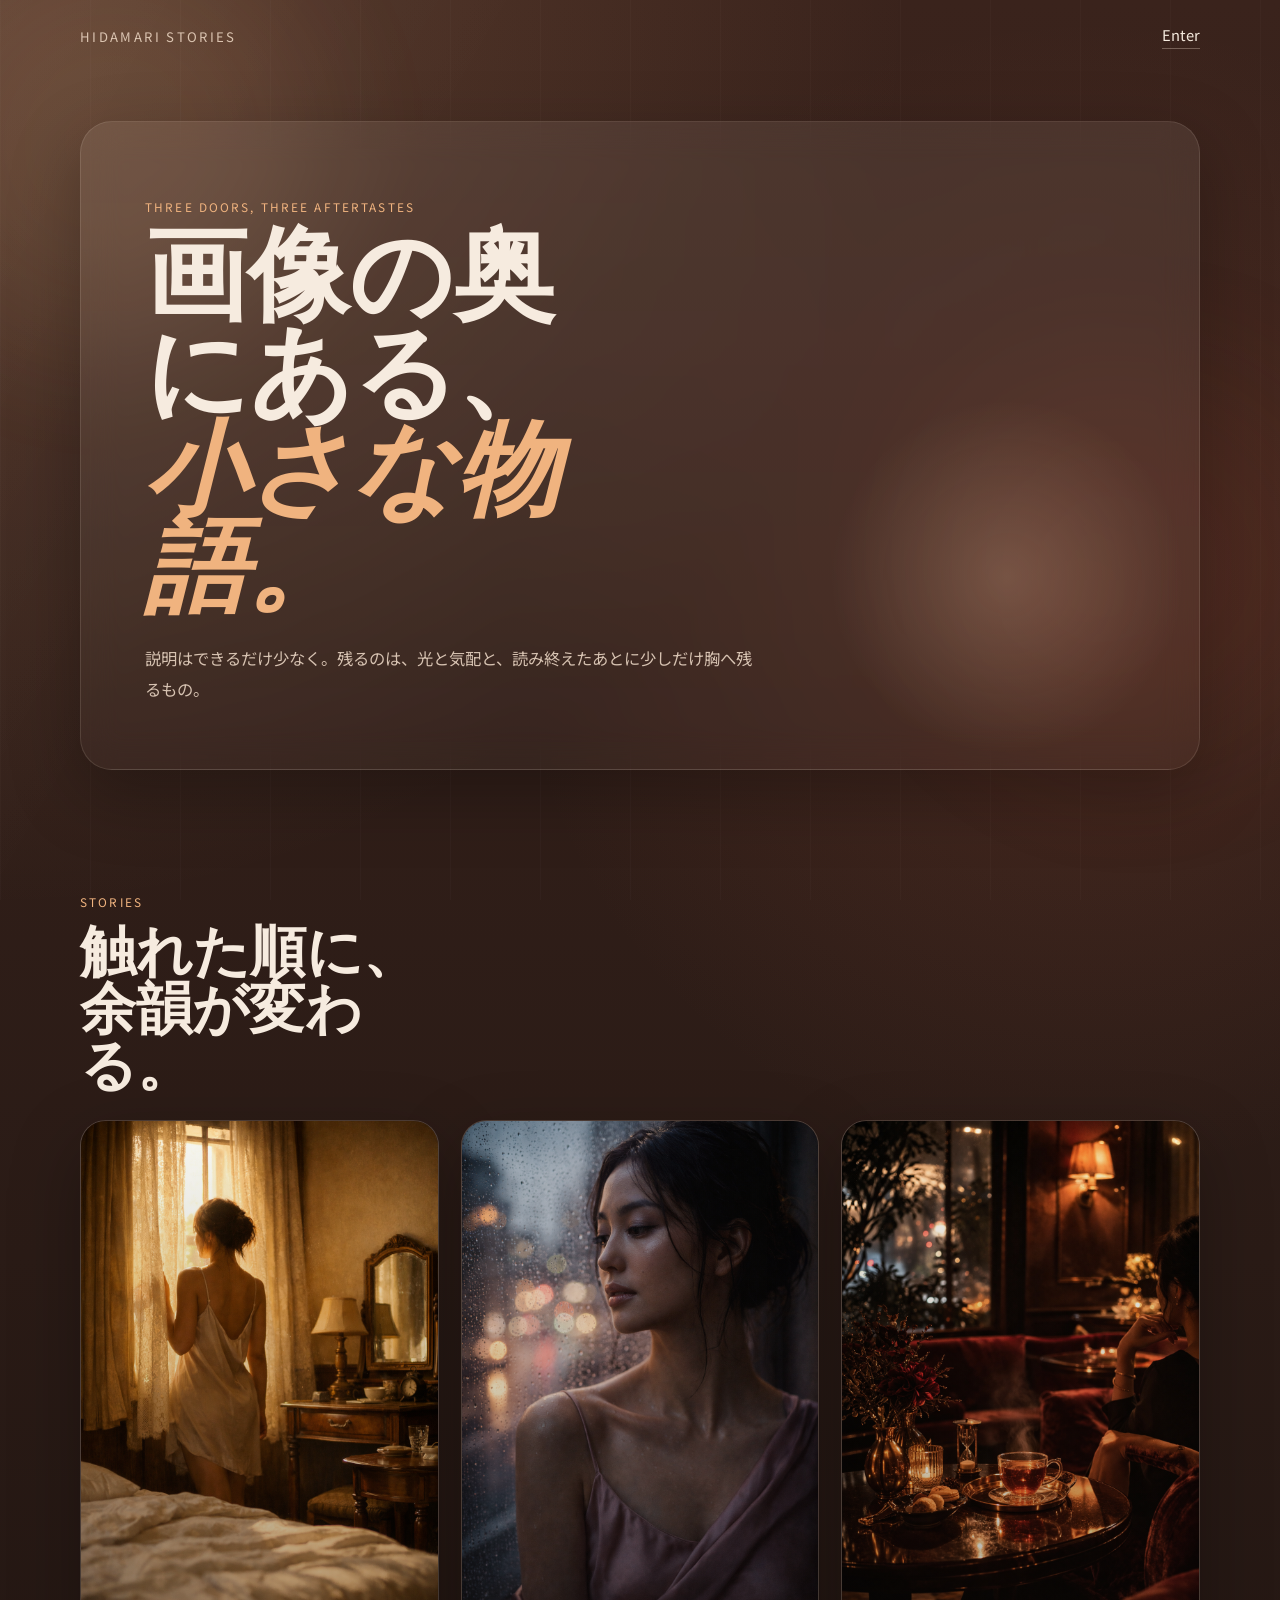
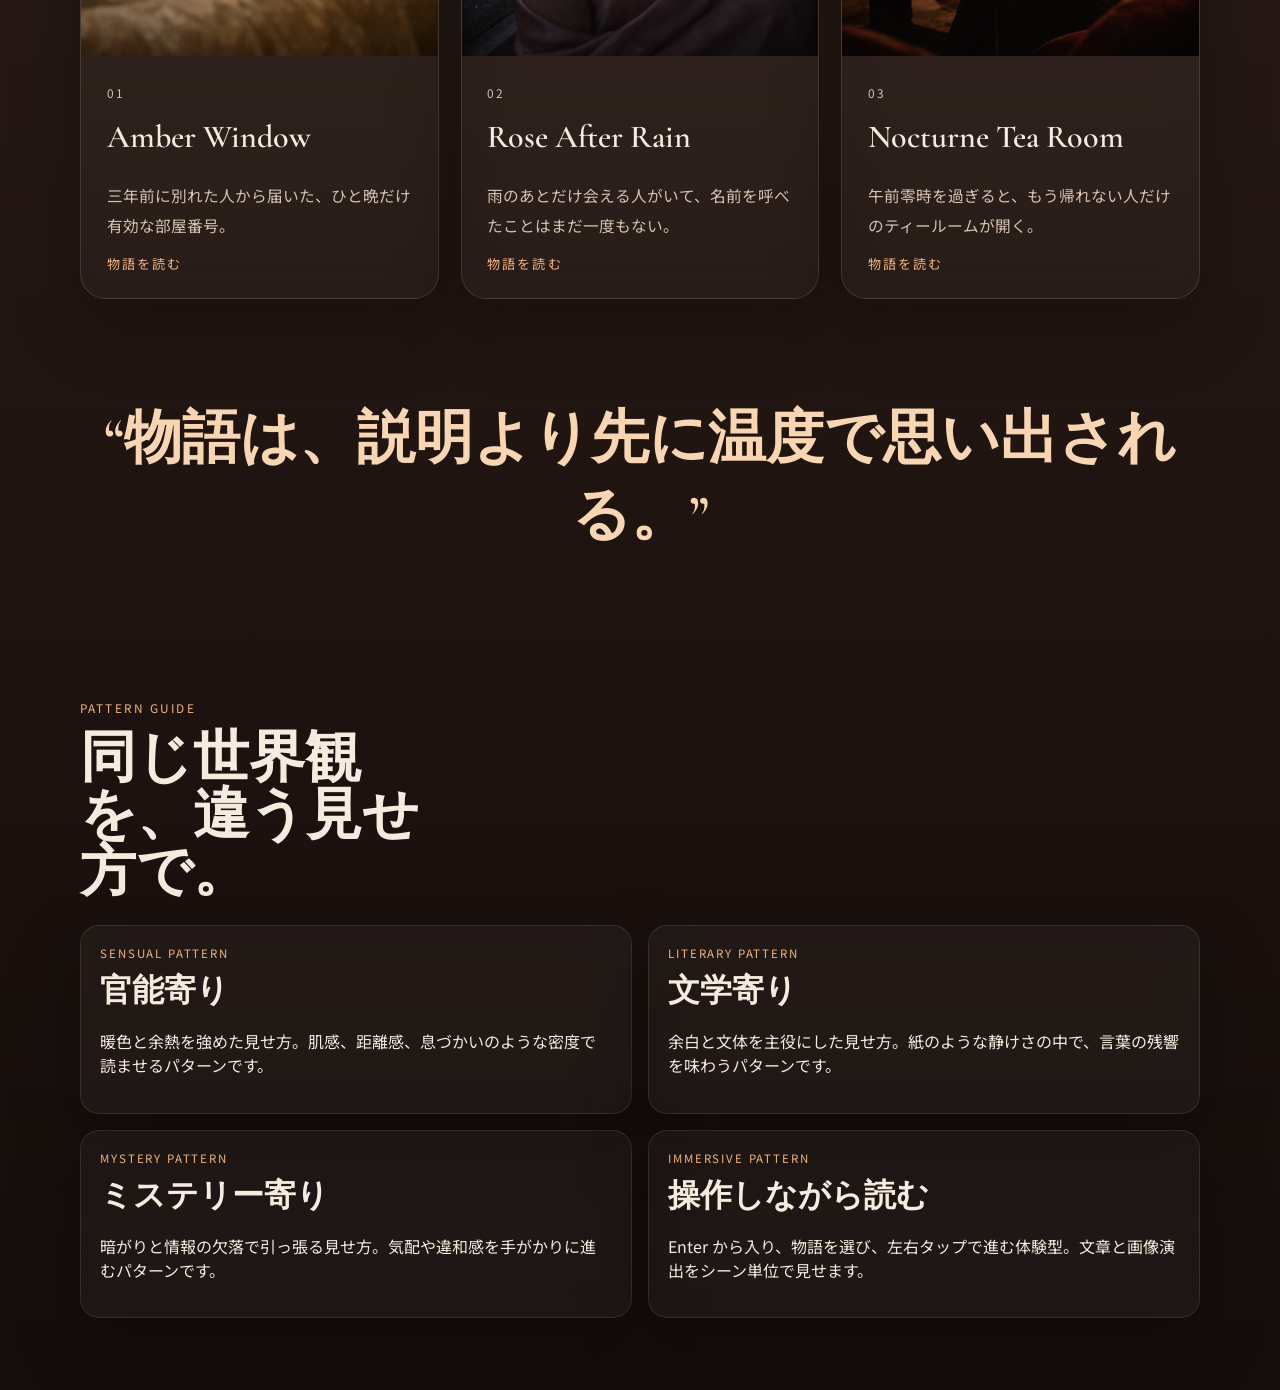
<file: index.html>
<!DOCTYPE html>
<html lang="ja">
  <head>
    <meta charset="UTF-8" />
    <meta name="viewport" content="width=device-width, initial-scale=1.0" />
    <title>Hidamari Stories</title>
    <meta
      name="description"
      content="3つの気配からはじまる、余韻のための短編サイト。"
    />
    <link rel="preconnect" href="https://fonts.googleapis.com" />
    <link rel="preconnect" href="https://fonts.gstatic.com" crossorigin />
    <link
      href="https://fonts.googleapis.com/css2?family=Cormorant+Garamond:wght@400;500;600;700&family=Noto+Sans+JP:wght@400;500;700&display=swap"
      rel="stylesheet"
    />
    <link rel="stylesheet" href="./styles.css" />
    <script defer src="./script.js"></script>
  </head>
  <body>
    <div class="background-glow background-glow-left"></div>
    <div class="background-glow background-glow-right"></div>

    <header class="hero">
      <nav class="topbar">
        <span class="brand">Hidamari Stories</span>
        <a href="#stories" class="nav-link">Enter</a>
      </nav>

      <div class="hero-card reveal">
        <p class="eyebrow">Three doors, three aftertastes</p>
        <h1>
          画像の奥にある、
          <span>小さな物語。</span>
        </h1>
        <p class="lead">
          説明はできるだけ少なく。残るのは、光と気配と、読み終えたあとに少しだけ胸へ残るもの。
        </p>
      </div>
    </header>

    <main>
      <section class="section reveal" id="stories">
        <div class="section-heading">
          <p class="eyebrow">Stories</p>
          <h2>触れた順に、余韻が変わる。</h2>
        </div>

        <div class="works-grid">
          <article class="work-card story-card">
            <a class="story-link" href="./stories/amber-window.html">
              <div class="work-visual">
                <img
                  src="./image/Amber Window.png"
                  alt="午後の逆光が差し込むクラシックホテルの客室で、リネン越しの光の中に立つ女性"
                />
              </div>
              <div class="work-copy">
                <p class="work-index">01</p>
                <h3>Amber Window</h3>
                <p class="story-hook">
                  三年前に別れた人から届いた、ひと晩だけ有効な部屋番号。
                </p>
                <span class="story-cta">物語を読む</span>
              </div>
            </a>
          </article>

          <article class="work-card story-card">
            <a class="story-link" href="./stories/rose-after-rain.html">
              <div class="work-visual">
                <img
                  src="./image/Rose After Rain.png"
                  alt="雨粒のついた窓辺で、淡いローズカラーのドレスをまとい静かに視線を落とす女性"
                />
              </div>
              <div class="work-copy">
                <p class="work-index">02</p>
                <h3>Rose After Rain</h3>
                <p class="story-hook">
                  雨のあとだけ会える人がいて、名前を呼べたことはまだ一度もない。
                </p>
                <span class="story-cta">物語を読む</span>
              </div>
            </a>
          </article>

          <article class="work-card story-card">
            <a class="story-link" href="./stories/nocturne-tea-room.html">
              <div class="work-visual">
                <img
                  src="./image/Nocturne Tea Room-b.png"
                  alt="深い赤茶のラウンジで、湯気の立つ紅茶と静かな会話の気配が漂う夜のティールーム"
                />
              </div>
              <div class="work-copy">
                <p class="work-index">03</p>
                <h3>Nocturne Tea Room</h3>
                <p class="story-hook">
                  午前零時を過ぎると、もう帰れない人だけのティールームが開く。
                </p>
                <span class="story-cta">物語を読む</span>
              </div>
            </a>
          </article>
        </div>
      </section>

      <section class="section quote reveal">
        <blockquote>
          “物語は、説明より先に温度で思い出される。”
        </blockquote>
      </section>

      <section class="section reveal" id="patterns">
        <div class="section-heading">
          <p class="eyebrow">Pattern Guide</p>
          <h2>同じ世界観を、違う見せ方で。</h2>
        </div>
        <div class="pattern-grid">
          <a class="pattern-card panel" href="./variants/sensual/">
            <p class="pattern-name">Sensual Pattern</p>
            <h3>官能寄り</h3>
            <p>
              暖色と余熱を強めた見せ方。肌感、距離感、息づかいのような密度で読ませるパターンです。
            </p>
          </a>
          <a class="pattern-card panel" href="./variants/literary/">
            <p class="pattern-name">Literary Pattern</p>
            <h3>文学寄り</h3>
            <p>
              余白と文体を主役にした見せ方。紙のような静けさの中で、言葉の残響を味わうパターンです。
            </p>
          </a>
          <a class="pattern-card panel" href="./variants/mystery/">
            <p class="pattern-name">Mystery Pattern</p>
            <h3>ミステリー寄り</h3>
            <p>
              暗がりと情報の欠落で引っ張る見せ方。気配や違和感を手がかりに進むパターンです。
            </p>
          </a>
          <a class="pattern-card panel" href="./immersive/">
            <p class="pattern-name">Immersive Pattern</p>
            <h3>操作しながら読む</h3>
            <p>
              Enter から入り、物語を選び、左右タップで進む体験型。文章と画像演出をシーン単位で見せます。
            </p>
          </a>
        </div>
      </section>
    </main>
  </body>
</html>
</file>
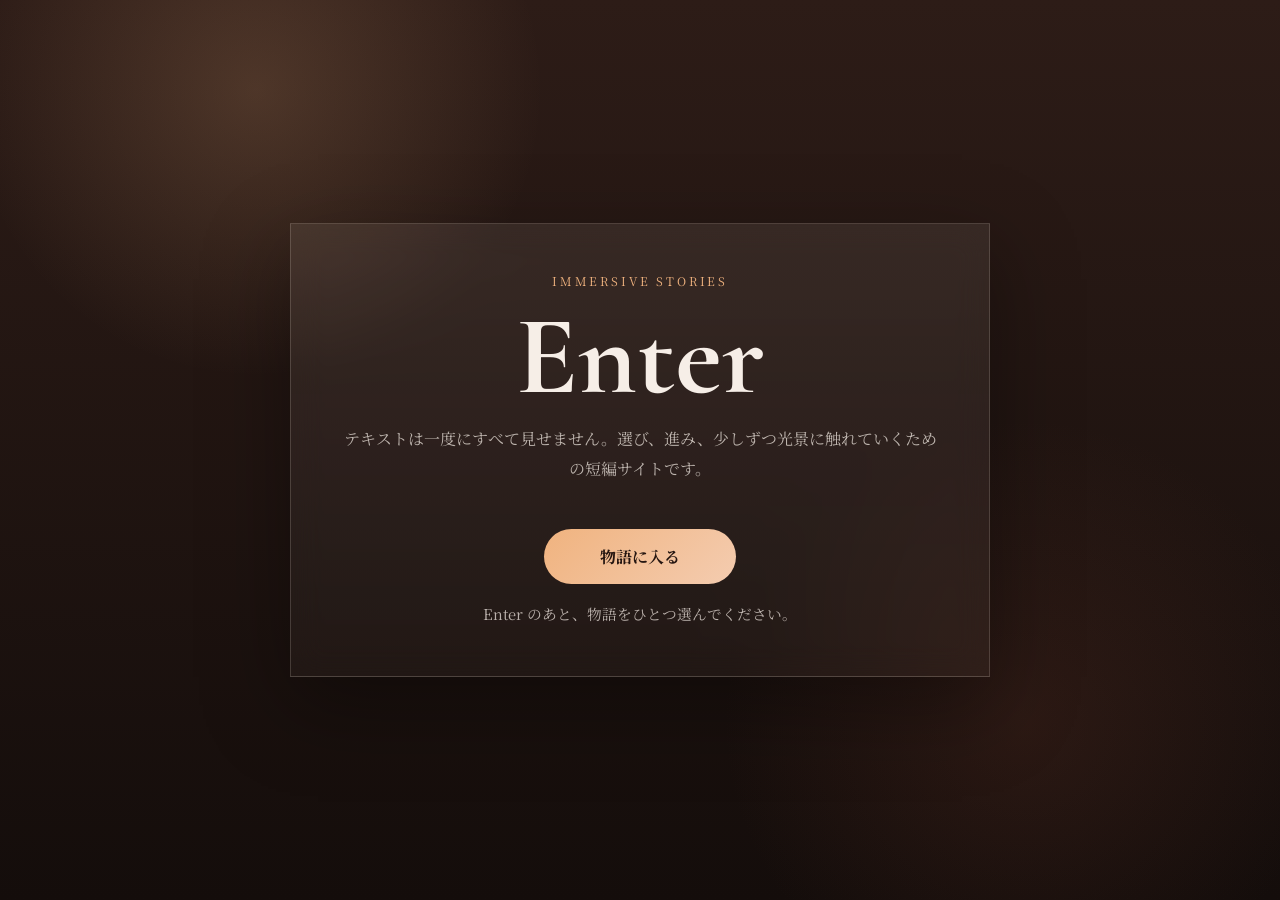
<file: immersive/index.html>
<!DOCTYPE html>
<html lang="ja">
  <head>
    <meta charset="UTF-8" />
    <meta name="viewport" content="width=device-width, initial-scale=1.0" />
    <title>Hidamari Immersive</title>
    <meta
      name="description"
      content="選んで進む、シネマティックな短編体験。"
    />
    <link rel="preconnect" href="https://fonts.googleapis.com" />
    <link rel="preconnect" href="https://fonts.gstatic.com" crossorigin />
    <link
      href="https://fonts.googleapis.com/css2?family=Cormorant+Garamond:wght@400;500;600;700&family=Noto+Serif+JP:wght@400;500;700&display=swap"
      rel="stylesheet"
    />
    <link rel="stylesheet" href="./immersive.css?v=3" />
  </head>
  <body class="immersive-home">
    <main class="gate">
      <section class="gate-card">
        <p class="gate-kicker">Immersive Stories</p>
        <h1>Enter</h1>
        <p class="gate-copy">
          テキストは一度にすべて見せません。選び、進み、少しずつ光景に触れていくための短編サイトです。
        </p>
        <a class="gate-button" href="./select.html">物語に入る</a>
        <p class="gate-note">Enter のあと、物語をひとつ選んでください。</p>
      </section>
    </main>
  </body>
</html>
</file>
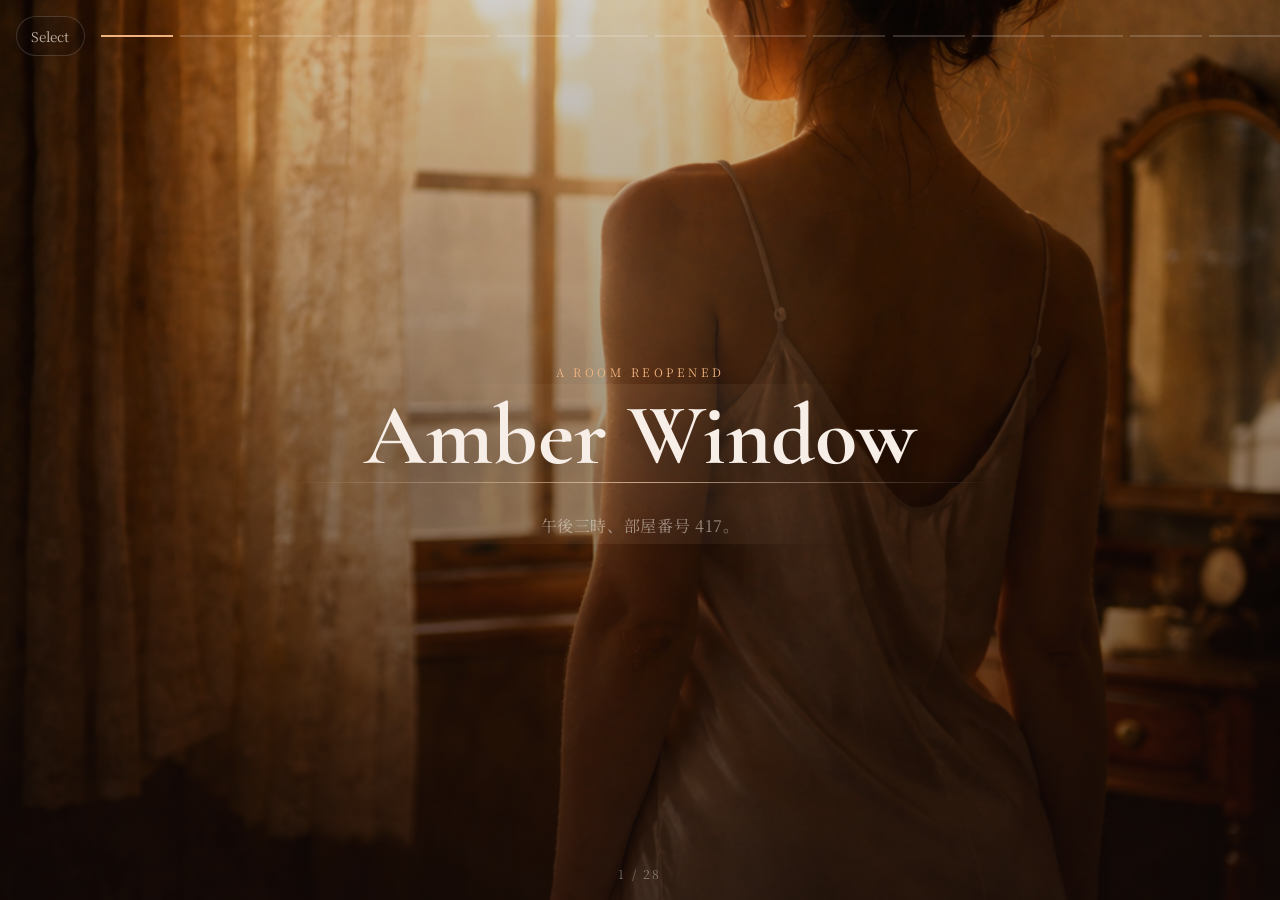
<file: immersive/amber-window/index.html>
<!DOCTYPE html>
<html lang="ja">
  <head>
    <meta charset="UTF-8" />
    <meta name="viewport" content="width=device-width, initial-scale=1.0" />
    <title>Amber Window | Immersive</title>
    <meta
      name="description"
      content="左右タップで進む、Amber Window のシネマティック版。"
    />
    <link rel="preconnect" href="https://fonts.googleapis.com" />
    <link rel="preconnect" href="https://fonts.gstatic.com" crossorigin />
    <link
      href="https://fonts.googleapis.com/css2?family=Cormorant+Garamond:wght@400;500;600;700&family=Noto+Serif+JP:wght@400;500;700&display=swap"
      rel="stylesheet"
    />
    <link rel="stylesheet" href="../immersive.css?v=7" />
    <script defer src="../immersive.js?v=7"></script>
  </head>
  <body class="story-stage stage-amber" data-story="amber">
    <div class="story-bg">
      <img src="../../image/amber-window-01-window-woman.png" alt="" />
    </div>
    <div class="story-overlay"></div>

    <header class="story-topbar">
      <a href="../select.html">Select</a>
      <div class="story-progress" aria-hidden="true">
        <span></span><span></span><span></span><span></span><span></span><span></span><span></span><span></span><span></span><span></span><span></span><span></span><span></span><span></span><span></span><span></span><span></span><span></span><span></span><span></span><span></span><span></span><span></span><span></span><span></span><span></span><span></span><span></span>
      </div>
      <button class="sound-button" type="button" aria-pressed="false" aria-label="sound">◌</button>
    </header>

    <main class="story-frame">
      <section class="scene scene-title is-active" data-image="../../image/amber-window-01-window-woman.png" data-focus="0.52 0.34" data-scale="1.06" data-tone="gold">
        <p class="title-kicker">A Room Reopened</p>
        <h1 class="scene-titlemark">Amber Window</h1>
        <p class="scene-subtitle">午後三時、部屋番号 417。</p>
      </section>

      <section class="scene" data-image="../../image/amber-window-04-envelope.png" data-focus="0.44 0.48" data-scale="1.12" data-tone="amber">
        <p class="scene-text">
          封筒は、朝のフロントで手渡された。差出人の名前はなく、ルームキーも入っていない。ただ、便箋の中央に部屋番号だけがあった。
        </p>
      </section>

      <section class="scene" data-image="../../image/amber-window-04-envelope.png" data-focus="0.55 0.54" data-scale="1.2" data-tone="amber">
        <p class="scene-text">
          417。その数字は、三年前にわたしが自分から終わらせた恋の、最後の夜に泊まった部屋とまったく同じだった。
        </p>
      </section>

      <section class="scene" data-image="../../image/amber-window-04-envelope.png" data-focus="0.5 0.45" data-scale="1.08" data-tone="amber">
        <p class="scene-text">
          一度はその場で封筒を返そうと思った。誰かの悪い冗談か、遅すぎる感傷のようにしか見えなかったからだ。
        </p>
      </section>

      <section class="scene" data-image="../../image/amber-window-03-hallway.png" data-focus="0.52 0.46" data-scale="1.08" data-tone="amber">
        <p class="scene-text">
          それでも捨てられなかったのは、数字があまりにも正確だったからだ。
        </p>
      </section>

      <section class="scene" data-image="../../image/amber-window-03-hallway.png" data-focus="0.56 0.44" data-scale="1.1" data-tone="amber">
        <p class="scene-text">
          忘れたつもりでいた三年前の夜が、その三桁だけで喉元まで戻ってきた。
        </p>
      </section>

      <section class="scene" data-image="../../image/amber-window-03-hallway.png" data-focus="0.48 0.4" data-scale="1.12" data-tone="gold">
        <p class="scene-text">
          古いホテルは、昼と夕方のあいだだけ少し時間が止まる。
        </p>
      </section>

      <section class="scene" data-image="../../image/amber-window-03-hallway.png" data-focus="0.46 0.36" data-scale="1.08" data-tone="gold">
        <p class="scene-text">
          磨きすぎた真鍮の匂いと、誰にも見つからず秘密を抱えるにはちょうどいい静けさがあった。
        </p>
      </section>

      <section class="scene" data-image="../../image/amber-window-03-hallway.png" data-focus="0.5 0.32" data-scale="1.16" data-tone="amber">
        <p class="scene-text">
          廊下を歩くあいだ、足音はやけにやわらかく吸い込まれていった。
        </p>
      </section>

      <section class="scene" data-image="../../image/amber-window-03-hallway.png" data-focus="0.52 0.28" data-scale="1.18" data-tone="amber">
        <p class="scene-text">
          どの扉も同じ色をしているのに、417だけが最初からこちらを待っていたみたいに見えた。
        </p>
      </section>

      <section class="scene" data-image="../../image/amber-window-02-curtain.png" data-focus="0.38 0.3" data-scale="1.18" data-tone="gold">
        <p class="scene-text">
          ノックの返事は言葉ではなく、薄いカーテンが擦れる音で、午後の光が先にこちらへ触れてきた。
        </p>
      </section>

      <section class="scene" data-image="../../image/amber-window-01-window-woman.png" data-focus="0.55 0.3" data-scale="1.18" data-tone="soft">
        <p class="scene-text">
          窓辺に立つ彼女は振り向かなかった。
        </p>
      </section>

      <section class="scene" data-image="../../image/amber-window-01-window-woman.png" data-focus="0.58 0.28" data-scale="1.2" data-tone="soft">
        <p class="scene-text">
          薄い布越しに落ちる琥珀色の光だけが、肩の線と、まだ終わっていない記憶の輪郭をやわらかく照らしていた。
        </p>
      </section>

      <section class="scene" data-image="../../image/amber-window-06-empty-room.png" data-focus="0.52 0.54" data-scale="1.12" data-tone="soft">
        <p class="scene-text">
          部屋の中には、冷めた紅茶と、小さな時計と、乱れていないベッドがあった。
        </p>
      </section>

      <section class="scene" data-image="../../image/amber-window-06-empty-room.png" data-focus="0.56 0.56" data-scale="1.1" data-tone="soft">
        <p class="scene-text">
          何も起きていないことだけが、かえってこの部屋の密度を濃くしていた。
        </p>
      </section>

      <section class="scene" data-image="../../image/amber-window-05-distance.png" data-focus="0.54 0.42" data-scale="1.12" data-tone="amber">
        <p class="scene-text">
          わたしたちは互いの近況を話さなかった。
        </p>
      </section>

      <section class="scene" data-image="../../image/amber-window-05-distance.png" data-focus="0.52 0.4" data-scale="1.1" data-tone="amber">
        <p class="scene-text">
          どこで暮らしているのかも、誰と会っているのかも、もう知る必要はないと、先に分かってしまっていたからだ。
        </p>
      </section>

      <section class="scene" data-image="../../image/amber-window-05-distance.png" data-focus="0.5 0.34" data-scale="1.15" data-tone="gold">
        <p class="scene-text">
          「あの夜、あなたは正しかった」と彼女は言った。
        </p>
      </section>

      <section class="scene" data-image="../../image/amber-window-05-distance.png" data-focus="0.48 0.36" data-scale="1.12" data-tone="gold">
        <p class="scene-text">
          正しさはいつだって遅れて届く。届いたころには、もう選び直せないもののほうが多い。
        </p>
      </section>

      <section class="scene" data-image="../../image/amber-window-05-distance.png" data-focus="0.48 0.44" data-scale="1.12" data-tone="gold">
        <p class="scene-text">
          若かったころのわたしたちは、傷つかないために別れを選んだ。
        </p>
      </section>

      <section class="scene" data-image="../../image/amber-window-05-distance.png" data-focus="0.46 0.46" data-scale="1.1" data-tone="gold">
        <p class="scene-text">
          そのあとでようやく、傷ついてでも続けたかった気持ちの形を知った。
        </p>
      </section>

      <section class="scene" data-image="../../image/amber-window-05-distance.png" data-focus="0.62 0.5" data-scale="1.1" data-tone="amber">
        <p class="scene-text">
          彼女が振り返ったとき、会いたかったわけではないのだと分かった。
        </p>
      </section>

      <section class="scene" data-image="../../image/amber-window-05-distance.png" data-focus="0.64 0.52" data-scale="1.08" data-tone="amber">
        <p class="scene-text">
          忘れきれなかったわけでもない。ただ、あのとき手放したものに名前をつけ直したかった。
        </p>
      </section>

      <section class="scene" data-image="../../image/amber-window-05-distance.png" data-focus="0.66 0.54" data-scale="1.08" data-tone="amber">
        <p class="scene-text">
          それは未練ではなく、選ばなかった人生の手触りに近かった。
        </p>
      </section>

      <section class="scene" data-image="../../image/amber-window-05-distance.png" data-focus="0.68 0.56" data-scale="1.06" data-tone="amber">
        <p class="scene-text">
          もしあの夜を越えていたら、わたしたちはいまどんな他人になっていたのだろうと、少しだけ考えた。
        </p>
      </section>

      <section class="scene" data-image="../../image/amber-window-06-empty-room.png" data-focus="0.56 0.52" data-scale="1.08" data-tone="fade">
        <p class="scene-text">
          夕方の光は短い。だからこそ、その部屋で交わされた沈黙は会話より長く残る。
        </p>
      </section>

      <section class="scene" data-image="../../image/amber-window-06-empty-room.png" data-focus="0.58 0.54" data-scale="1.06" data-tone="fade">
        <p class="scene-text">
          別れ際、彼女は「次はもう呼ばない」と言った。
        </p>
      </section>

      <section class="scene" data-image="../../image/amber-window-06-empty-room.png" data-focus="0.6 0.56" data-scale="1.04" data-tone="fade">
        <p class="scene-text">
          呼ばれないことが寂しいのではなく、もう呼ぶ理由がなくなったことが、少しだけ救いだった。
        </p>
      </section>
    </main>

    <button class="nav-zone nav-prev" aria-label="前のシーンへ"></button>
    <button class="nav-zone nav-next" aria-label="次のシーンへ"></button>
    <p class="story-pagecount" aria-live="polite">1 / 28</p>
    <div class="story-hint">右で進む 左で戻る</div>
  </body>
</html>
</file>
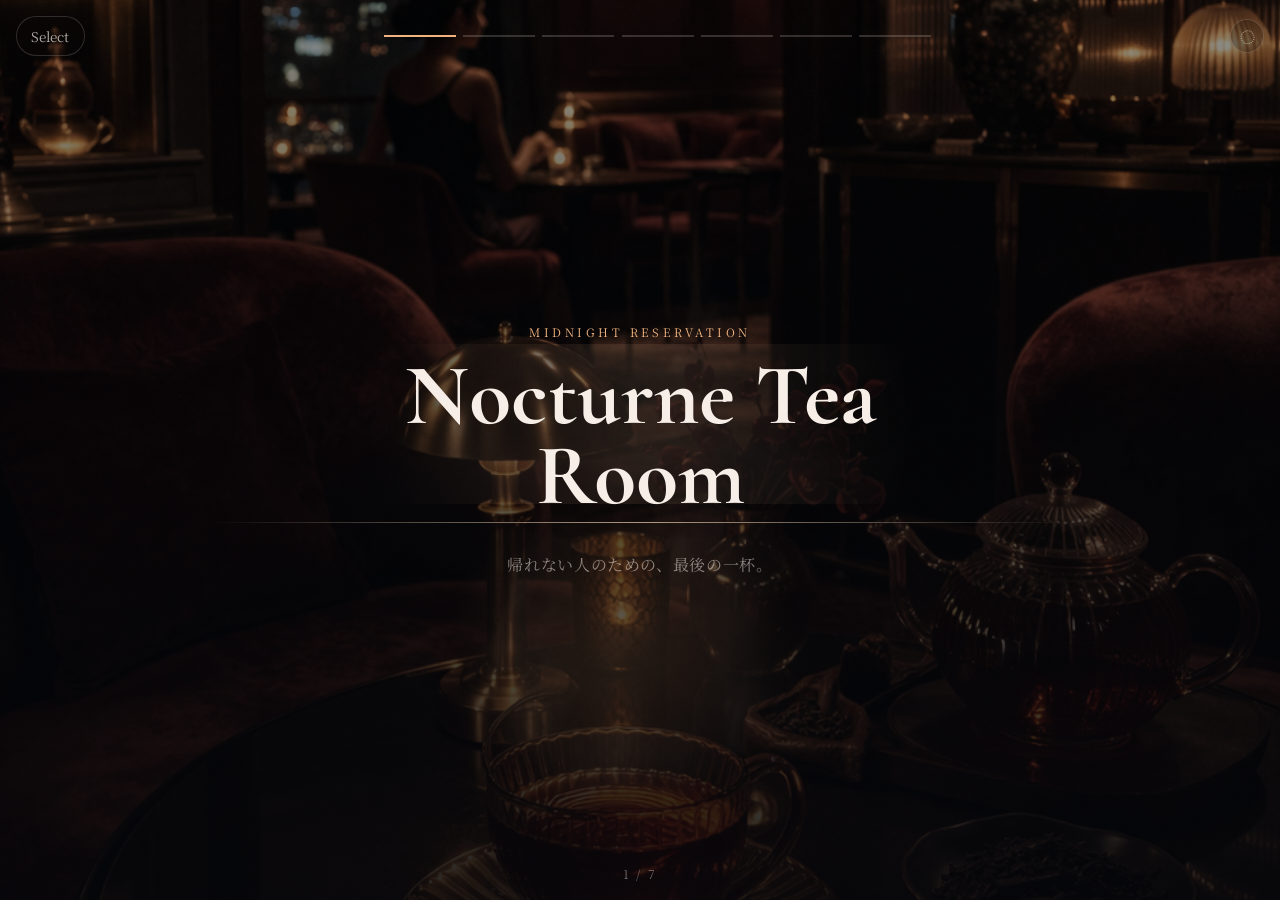
<file: immersive/nocturne-tea-room/index.html>
<!DOCTYPE html>
<html lang="ja">
  <head>
    <meta charset="UTF-8" />
    <meta name="viewport" content="width=device-width, initial-scale=1.0" />
    <title>Nocturne Tea Room | Immersive</title>
    <meta
      name="description"
      content="左右タップで進む、Nocturne Tea Room のシネマティック版。"
    />
    <link rel="preconnect" href="https://fonts.googleapis.com" />
    <link rel="preconnect" href="https://fonts.gstatic.com" crossorigin />
    <link
      href="https://fonts.googleapis.com/css2?family=Cormorant+Garamond:wght@400;500;600;700&family=Noto+Serif+JP:wght@400;500;700&display=swap"
      rel="stylesheet"
    />
    <link rel="stylesheet" href="../immersive.css?v=7" />
    <script defer src="../immersive.js?v=7"></script>
  </head>
  <body class="story-stage stage-night" data-story="night">
    <div class="story-bg">
      <img src="../../image/Nocturne Tea Room-b.png" alt="" />
    </div>
    <div class="story-overlay"></div>

    <header class="story-topbar">
      <a href="../select.html">Select</a>
      <div class="story-progress" aria-hidden="true">
        <span></span><span></span><span></span><span></span><span></span><span></span><span></span>
      </div>
      <button class="sound-button" type="button" aria-pressed="false" aria-label="sound">◌</button>
    </header>

    <main class="story-frame">
      <section class="scene scene-title is-active" data-image="../../image/Nocturne Tea Room-a.png" data-focus="0.48 0.64" data-scale="1.02" data-tone="night">
        <p class="title-kicker">Midnight Reservation</p>
        <h1 class="scene-titlemark">Nocturne Tea Room</h1>
        <p class="scene-subtitle">帰れない人のための、最後の一杯。</p>
      </section>

      <section class="scene" data-image="../../image/Nocturne Tea Room-a.png" data-focus="0.38 0.66" data-scale="1.04" data-tone="night">
        <p class="scene-text">
          そのティールームに入れるのは、終電を逃した人ではなく、その日帰る理由をひとつ失った人だけだった。
        </p>
      </section>

      <section class="scene" data-image="../../image/Nocturne Tea Room-a.png" data-focus="0.48 0.55" data-scale="1.12" data-tone="glow">
        <p class="scene-text">
          八階の記録は台帳にないのに、零時を過ぎるとエレベーターには時々、存在しないはずの灯りがひとつ増える。
        </p>
      </section>

      <section class="scene" data-image="../../image/Nocturne Tea Room-b.png" data-focus="0.62 0.34" data-scale="1.2" data-tone="night">
        <p class="scene-text">
          店の中は低い照度と深い赤茶に満ち、客はみな、自分の声が少しだけ小さくなる明るさで座っていた。
        </p>
      </section>

      <section class="scene" data-image="../../image/Nocturne Tea Room-b.png" data-focus="0.46 0.72" data-scale="1.28" data-tone="glow">
        <p class="scene-text">
          私の前に置かれた琥珀色の紅茶は、まだ起きていない別れの匂いがした。飲む前から喉元が熱かった。
        </p>
      </section>

      <section class="scene" data-image="../../image/Nocturne Tea Room-b.png" data-focus="0.8 0.36" data-scale="1.18" data-tone="night">
        <p class="scene-text">
          向かいにいた女は「ここでは忘れたいものではなく、忘れてはいけないものが消えるの」とだけ言って笑った。
        </p>
      </section>

      <section class="scene" data-image="../../image/Nocturne Tea Room-a.png" data-focus="0.5 0.58" data-scale="1.05" data-tone="fade">
        <p class="scene-text">
          店を出たあと、八階はビルのどこにもなかった。それでも手の中には、失くした痛みだけが妙に美しく残っていた。
        </p>
      </section>
    </main>

    <button class="nav-zone nav-prev" aria-label="前のシーンへ"></button>
    <button class="nav-zone nav-next" aria-label="次のシーンへ"></button>
    <p class="story-pagecount" aria-live="polite">1 / 7</p>
    <div class="story-hint">右で進む 左で戻る</div>
  </body>
</html>
</file>
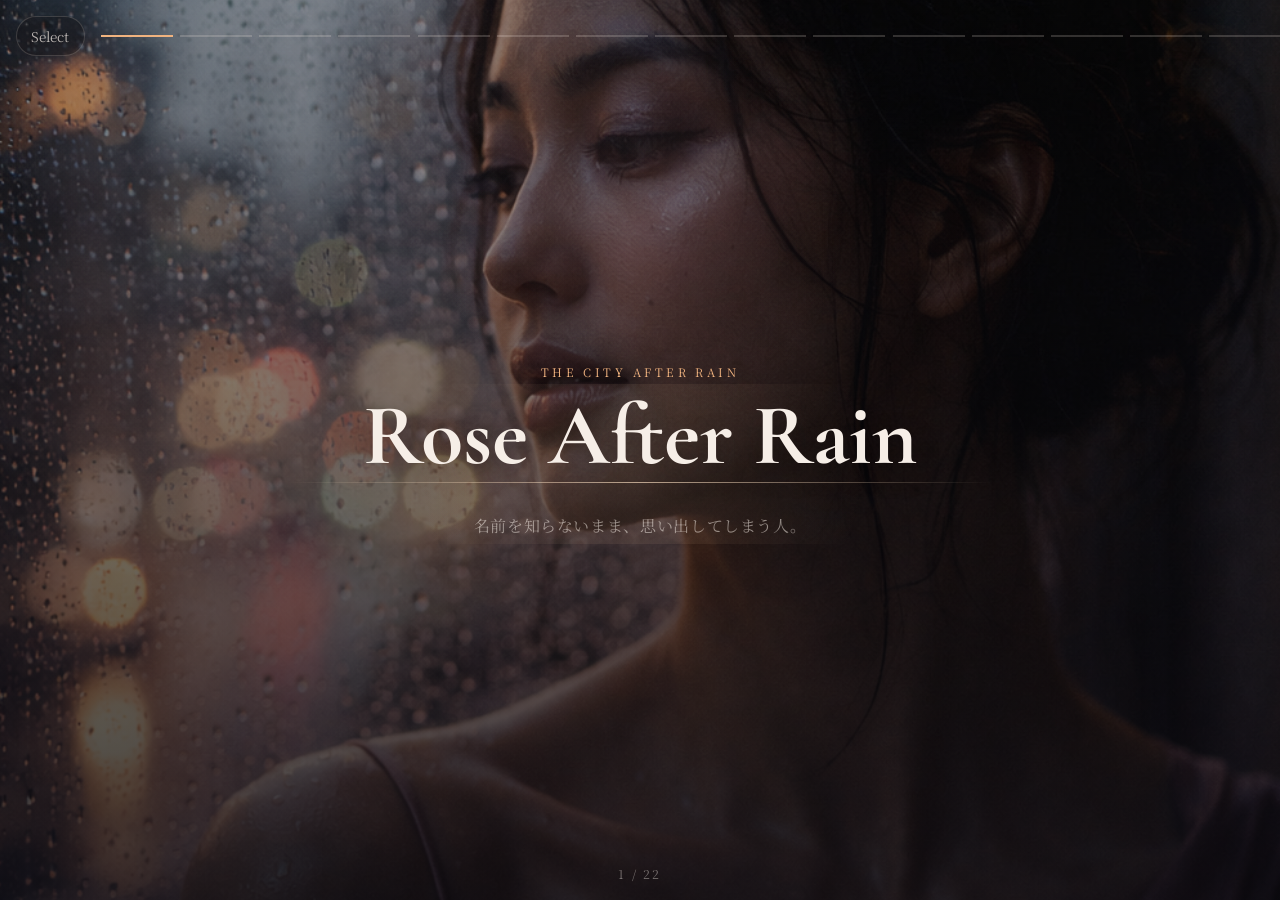
<file: immersive/rose-after-rain/index.html>
<!DOCTYPE html>
<html lang="ja">
  <head>
    <meta charset="UTF-8" />
    <meta name="viewport" content="width=device-width, initial-scale=1.0" />
    <title>Rose After Rain | Immersive</title>
    <meta
      name="description"
      content="左右タップで進む、Rose After Rain のシネマティック版。"
    />
    <link rel="preconnect" href="https://fonts.googleapis.com" />
    <link rel="preconnect" href="https://fonts.gstatic.com" crossorigin />
    <link
      href="https://fonts.googleapis.com/css2?family=Cormorant+Garamond:wght@400;500;600;700&family=Noto+Serif+JP:wght@400;500;700&display=swap"
      rel="stylesheet"
    />
    <link rel="stylesheet" href="../immersive.css?v=7" />
    <script defer src="../immersive.js?v=7"></script>
  </head>
  <body class="story-stage stage-rose" data-story="rose">
    <div class="story-bg">
      <img src="../../image/Rose After Rain.png" alt="" />
    </div>
    <div class="story-overlay"></div>

    <header class="story-topbar">
      <a href="../select.html">Select</a>
      <div class="story-progress" aria-hidden="true">
        <span></span><span></span><span></span><span></span><span></span><span></span><span></span><span></span><span></span><span></span><span></span><span></span><span></span><span></span><span></span><span></span><span></span><span></span><span></span><span></span><span></span><span></span>
      </div>
      <button class="sound-button" type="button" aria-pressed="false" aria-label="sound">◌</button>
    </header>

    <main class="story-frame">
      <section class="scene scene-title is-active" data-focus="0.5 0.23" data-scale="1.03" data-tone="rose">
        <p class="title-kicker">The City After Rain</p>
        <h1 class="scene-titlemark">Rose After Rain</h1>
        <p class="scene-subtitle">名前を知らないまま、思い出してしまう人。</p>
      </section>

      <section class="scene" data-focus="0.5 0.26" data-scale="1.08" data-tone="rose">
        <p class="scene-text">
          彼女を見かけるのは決まって雨が止んだあとの街で、舗道の色がまだ水を抱えている時間だけだった。
        </p>
      </section>

      <section class="scene" data-focus="0.44 0.24" data-scale="1.16" data-tone="mist">
        <p class="scene-text">
          ガラス越しの横顔は、こちらを見ているようで見ていない。
        </p>
      </section>

      <section class="scene" data-focus="0.48 0.24" data-scale="1.18" data-tone="mist">
        <p class="scene-text">
          まるで景色のほうが先に彼女を知っているみたいだった。
        </p>
      </section>

      <section class="scene" data-focus="0.56 0.35" data-scale="1.22" data-tone="rose">
        <p class="scene-text">
          最初に見た日は、信号が変わるまでの数秒しかなかった。
        </p>
      </section>

      <section class="scene" data-focus="0.58 0.33" data-scale="1.24" data-tone="rose">
        <p class="scene-text">
          濡れたガラスに都市の灯りが滲んで、彼女の輪郭だけがその奥で静かに浮いていた。
        </p>
      </section>

      <section class="scene" data-focus="0.54 0.28" data-scale="1.16" data-tone="mist">
        <p class="scene-text">
          それだけなのに、帰り道ずっと、見知らぬ香りを服のどこかに移されたような気がしていた。
        </p>
      </section>

      <section class="scene" data-focus="0.56 0.35" data-scale="1.22" data-tone="rose">
        <p class="scene-text">
          雨上がりのたびに私は窓の外を探すようになった。
        </p>
      </section>

      <section class="scene" data-focus="0.6 0.36" data-scale="1.24" data-tone="rose">
        <p class="scene-text">
          会いたい相手より、会えるかもしれない街の色を待つようになった。
        </p>
      </section>

      <section class="scene" data-focus="0.48 0.19" data-scale="1.28" data-tone="soft">
        <p class="scene-text">
          五度目に交わした会話でも、彼女の名前だけは聞けなかった。
        </p>
      </section>

      <section class="scene" data-focus="0.46 0.18" data-scale="1.3" data-tone="soft">
        <p class="scene-text">
          名前を知れば、この曖昧な美しさが現実になりすぎる気がした。
        </p>
      </section>

      <section class="scene" data-focus="0.44 0.22" data-scale="1.26" data-tone="soft">
        <p class="scene-text">
          現実になったものは、いつか必ず輪郭から色あせていく。
        </p>
      </section>

      <section class="scene" data-focus="0.42 0.3" data-scale="1.14" data-tone="mist">
        <p class="scene-text">
          彼女はいつも短い言葉しか置いていかなかった。
        </p>
      </section>

      <section class="scene" data-focus="0.4 0.31" data-scale="1.12" data-tone="mist">
        <p class="scene-text">
          「今日は、少しだけ空気が甘いね」とか、「濡れた石畳って、昔の約束みたい」とか。
        </p>
      </section>

      <section class="scene" data-focus="0.42 0.33" data-scale="1.14" data-tone="mist">
        <p class="scene-text">
          意味を持ちすぎない言葉ばかりなのに、あとで思い返すと、その日の街の温度まで一緒に残った。
        </p>
      </section>

      <section class="scene" data-focus="0.48 0.26" data-scale="1.12" data-tone="rose">
        <p class="scene-text">
          一度だけ、雨宿りの軒先で彼女の指先がわたしの手首に触れたことがある。
        </p>
      </section>

      <section class="scene" data-focus="0.5 0.28" data-scale="1.14" data-tone="rose">
        <p class="scene-text">
          呼び止めるほどの力ではなく、確かめるほどの熱でもなく、ただそこにいたことだけを渡してくるみたいな触れ方だった。
        </p>
      </section>

      <section class="scene" data-focus="0.46 0.3" data-scale="1.12" data-tone="mist">
        <p class="scene-text">
          人は相手そのものより、その人が現れる季節や匂いや光を先に愛してしまうのかもしれない。
        </p>
      </section>

      <section class="scene" data-focus="0.48 0.24" data-scale="1.1" data-tone="fade">
        <p class="scene-text">
          だから失うのは、いつも人そのものではない。
        </p>
      </section>

      <section class="scene" data-focus="0.5 0.22" data-scale="1.08" data-tone="fade">
        <p class="scene-text">
          その人が通り過ぎたあとにだけ生まれる、街の見え方のほうだ。
        </p>
      </section>

      <section class="scene" data-focus="0.52 0.2" data-scale="1.06" data-tone="fade">
        <p class="scene-text">
          いまでも雨が止むと窓の外を見る。
        </p>
      </section>

      <section class="scene" data-focus="0.5 0.22" data-scale="1.06" data-tone="fade">
        <p class="scene-text">
          彼女がいるかどうかより、あの余韻がまだ街に残っているかを確かめるために。
        </p>
      </section>
    </main>

    <button class="nav-zone nav-prev" aria-label="前のシーンへ"></button>
    <button class="nav-zone nav-next" aria-label="次のシーンへ"></button>
    <p class="story-pagecount" aria-live="polite">1 / 22</p>
    <div class="story-hint">右で進む 左で戻る</div>
  </body>
</html>
</file>
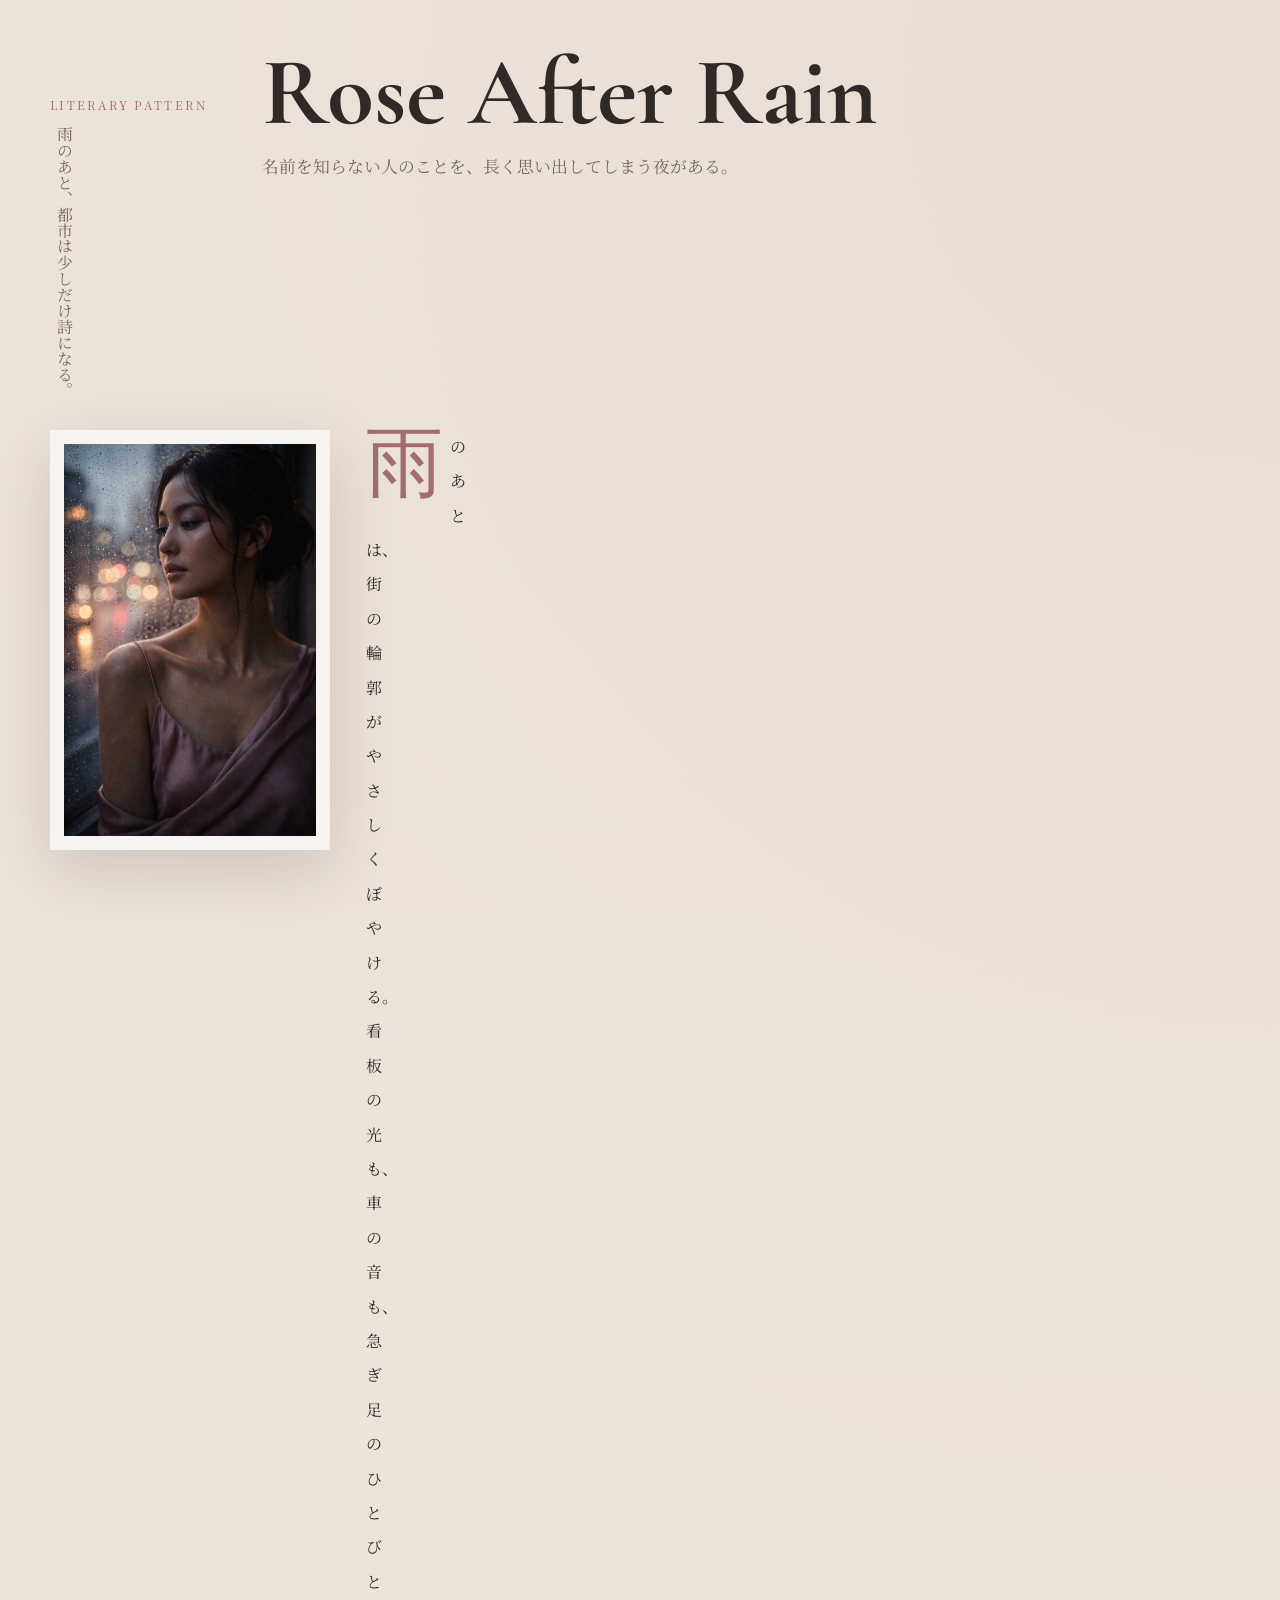
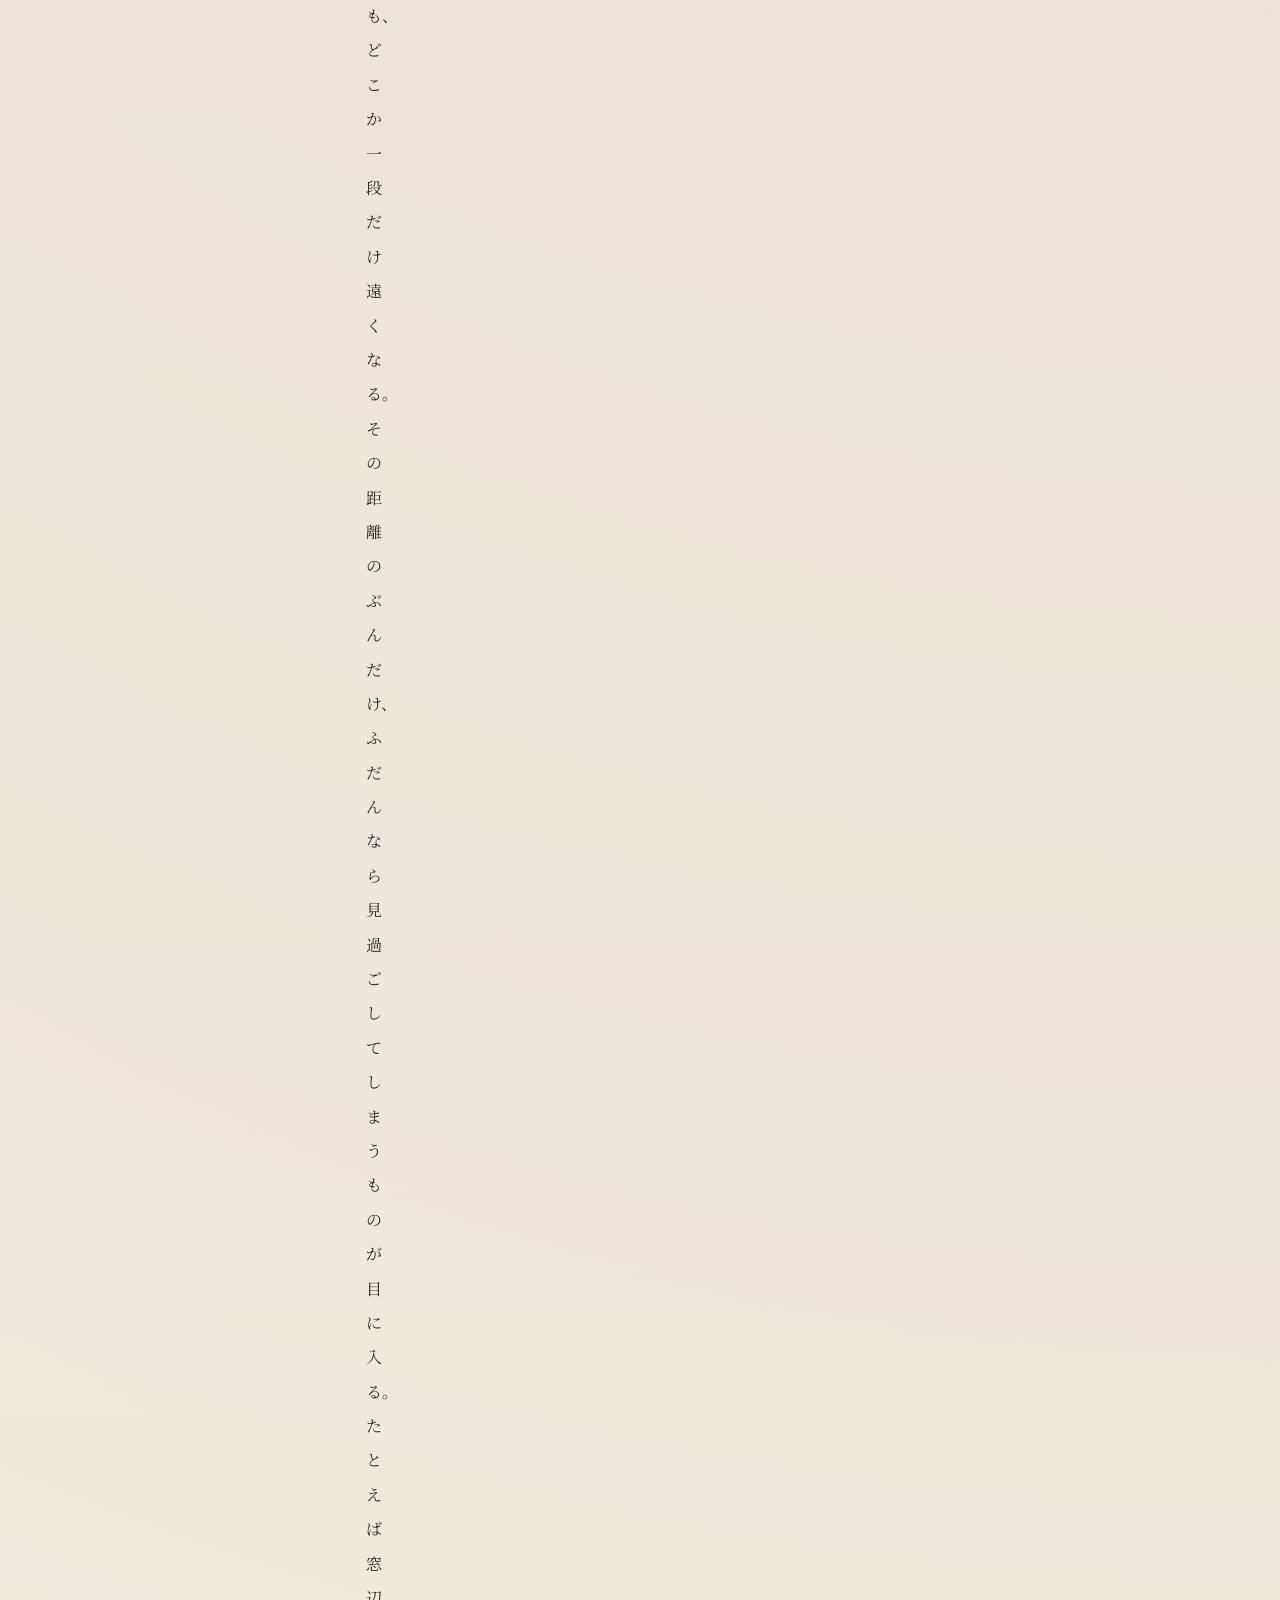
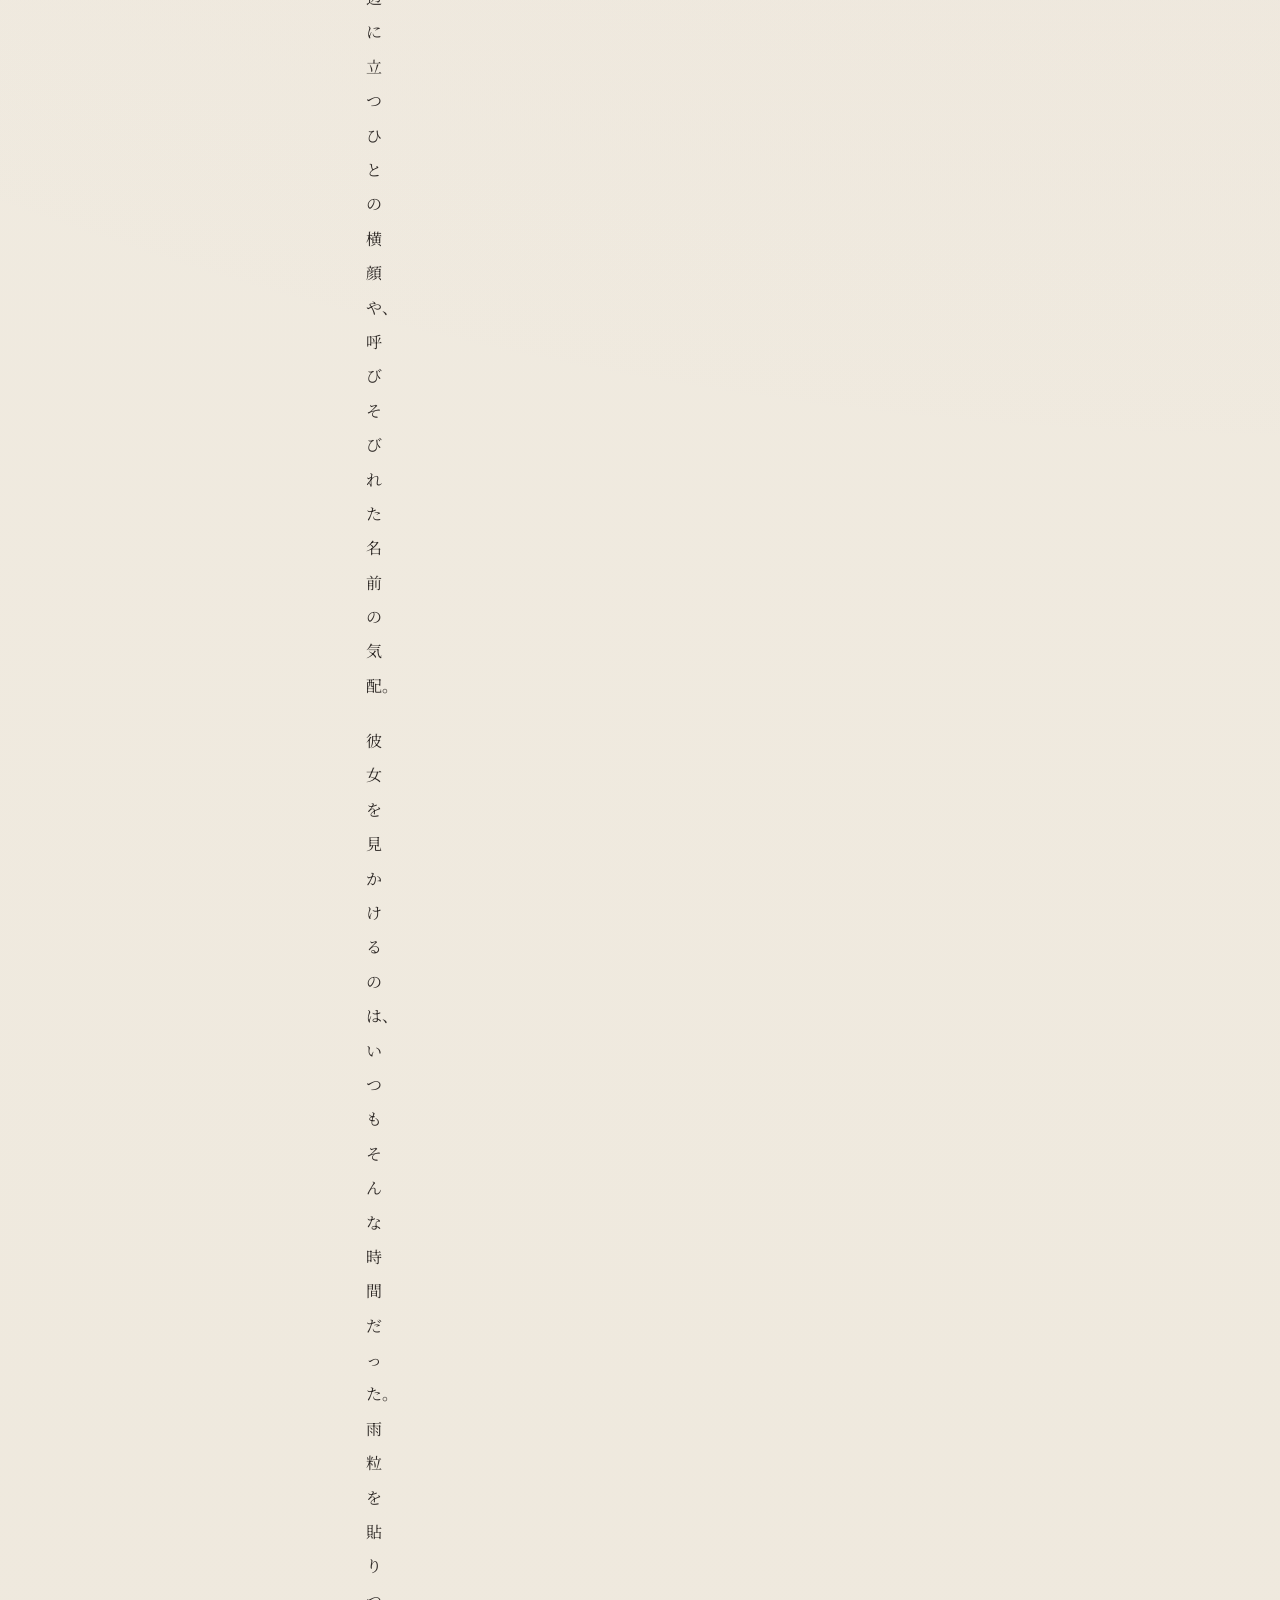
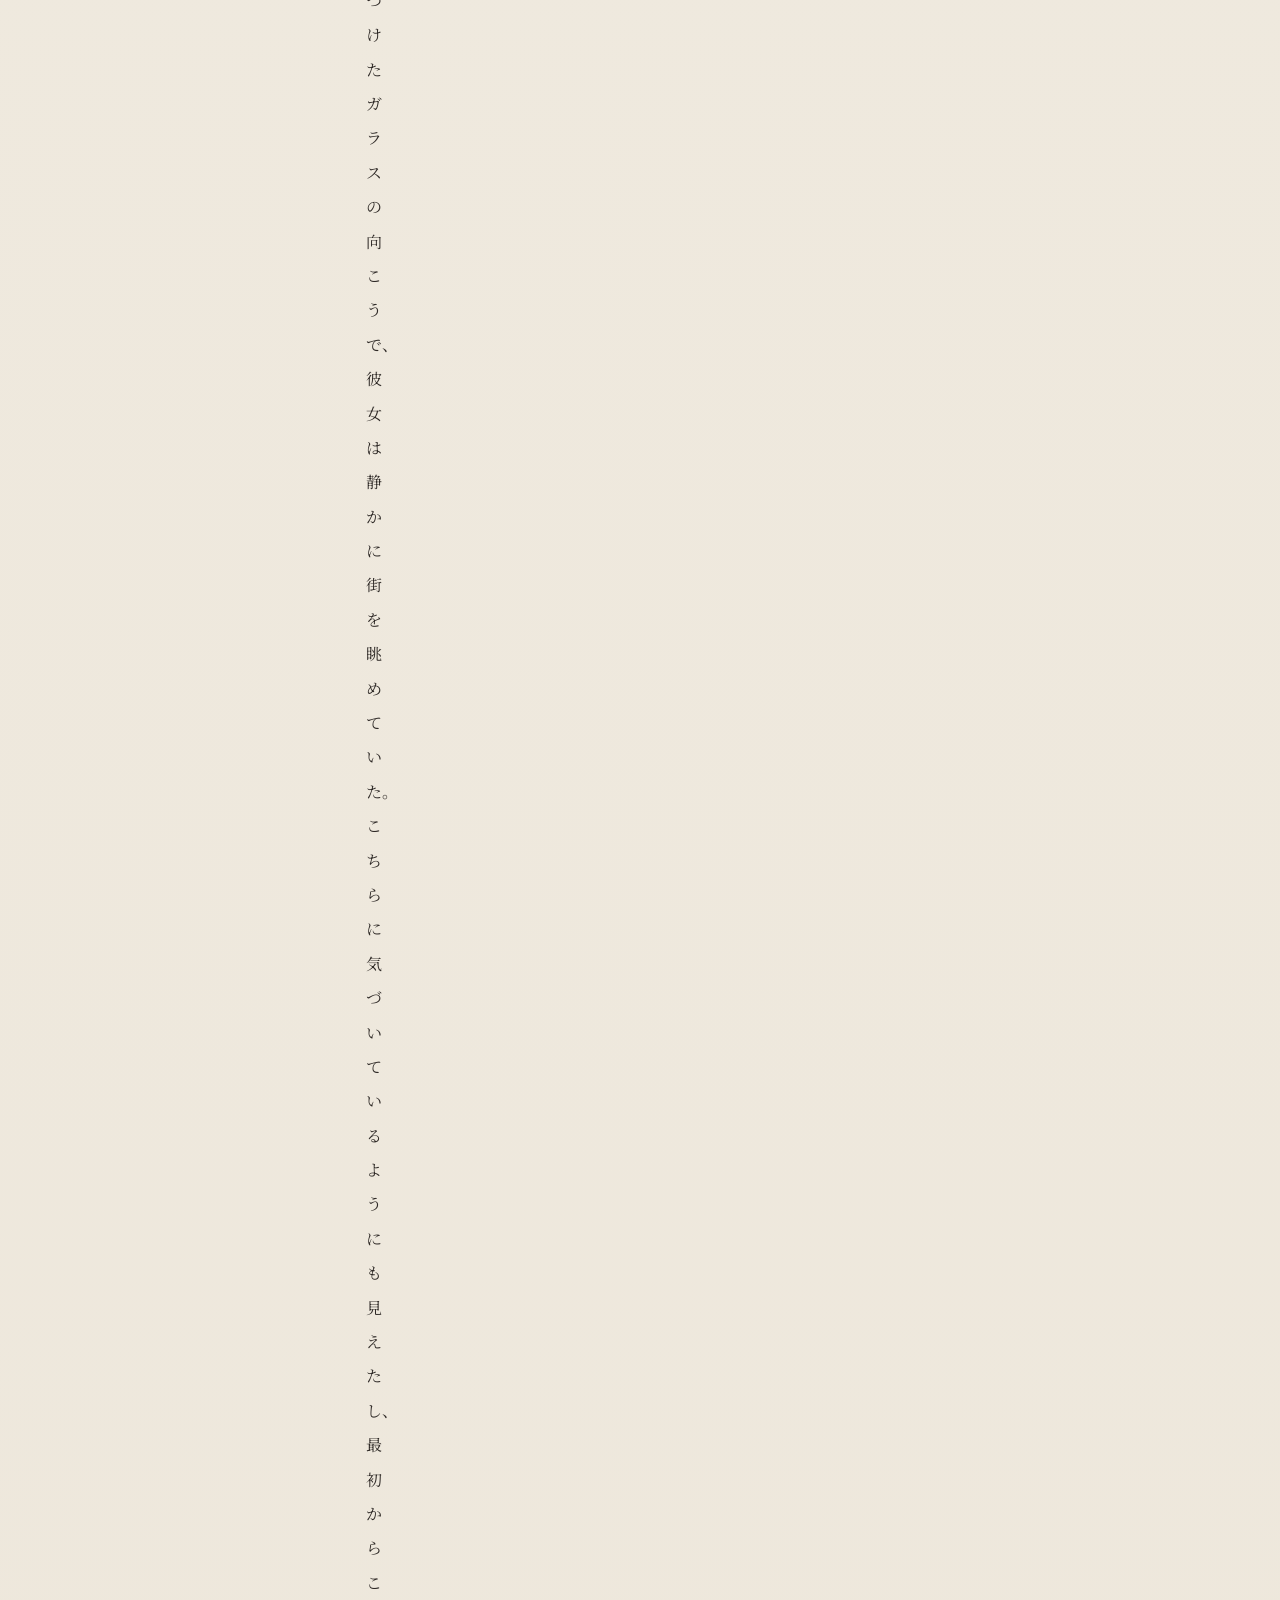
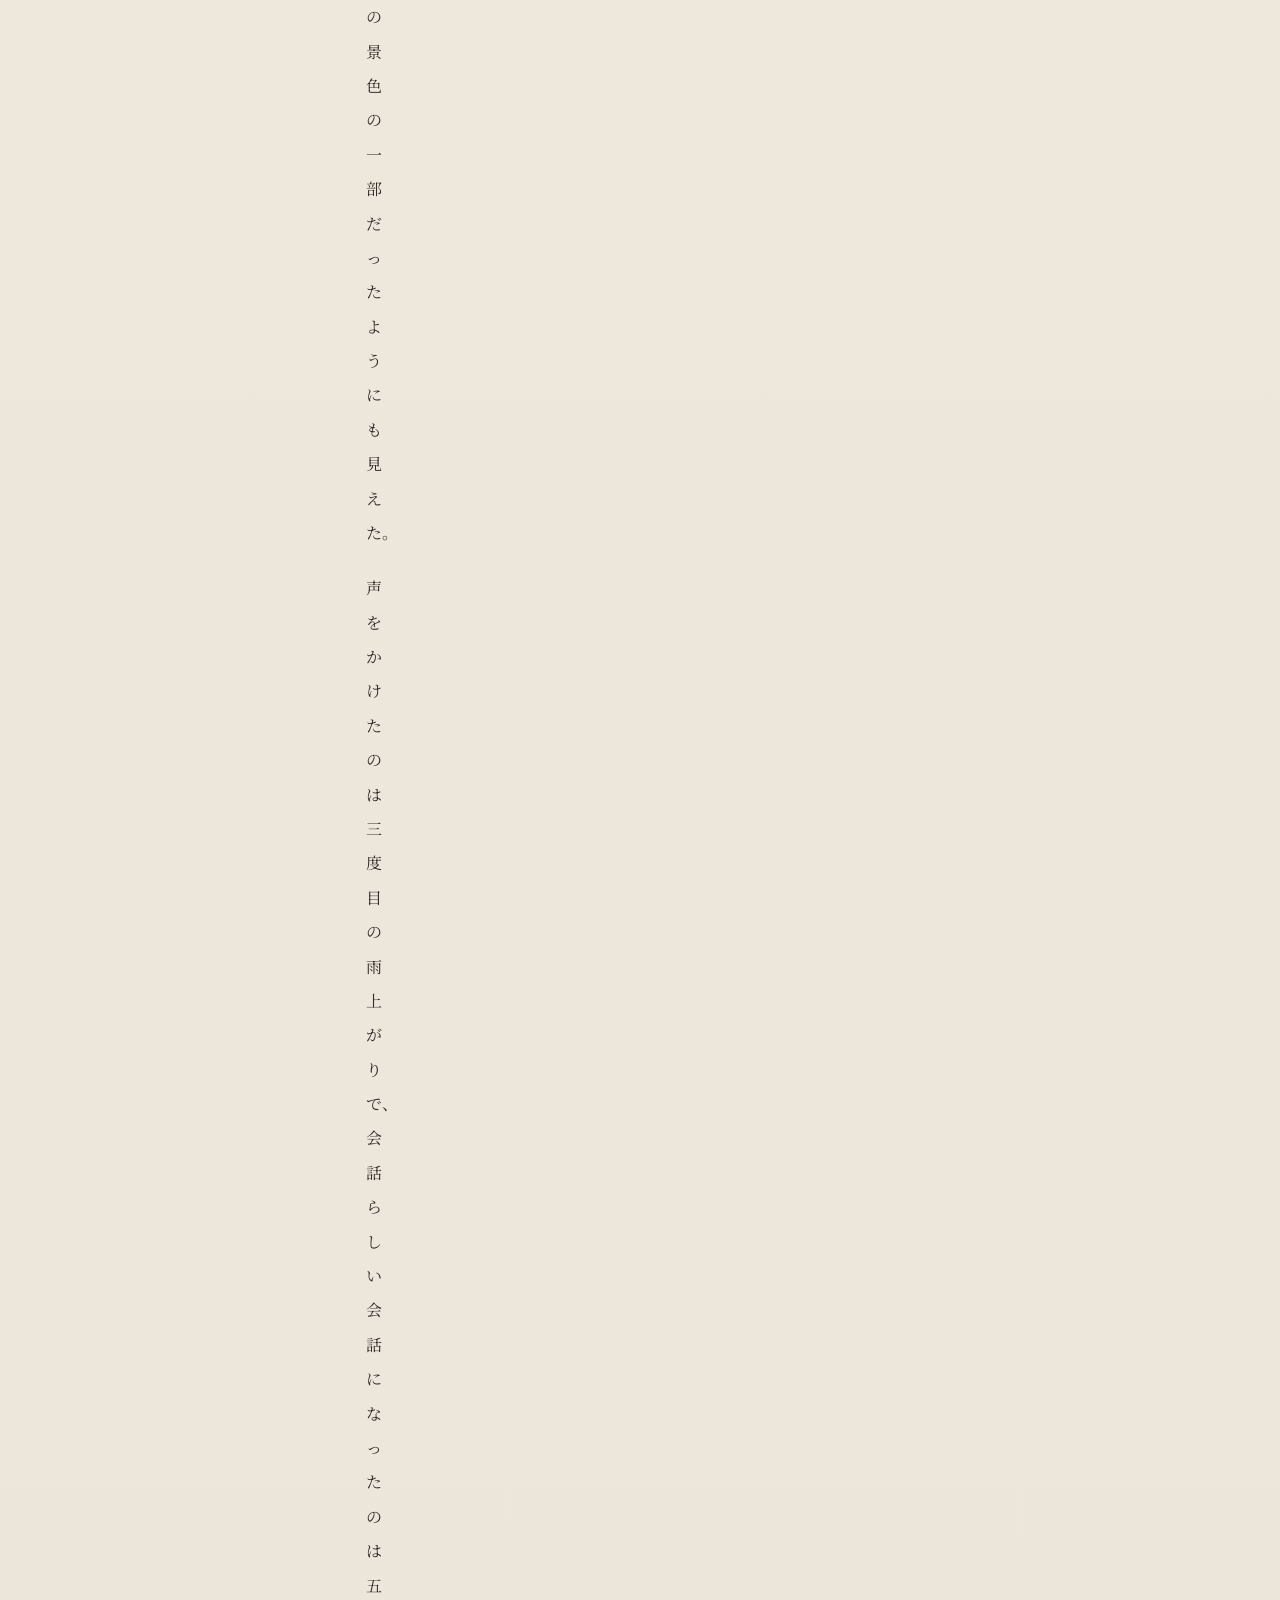
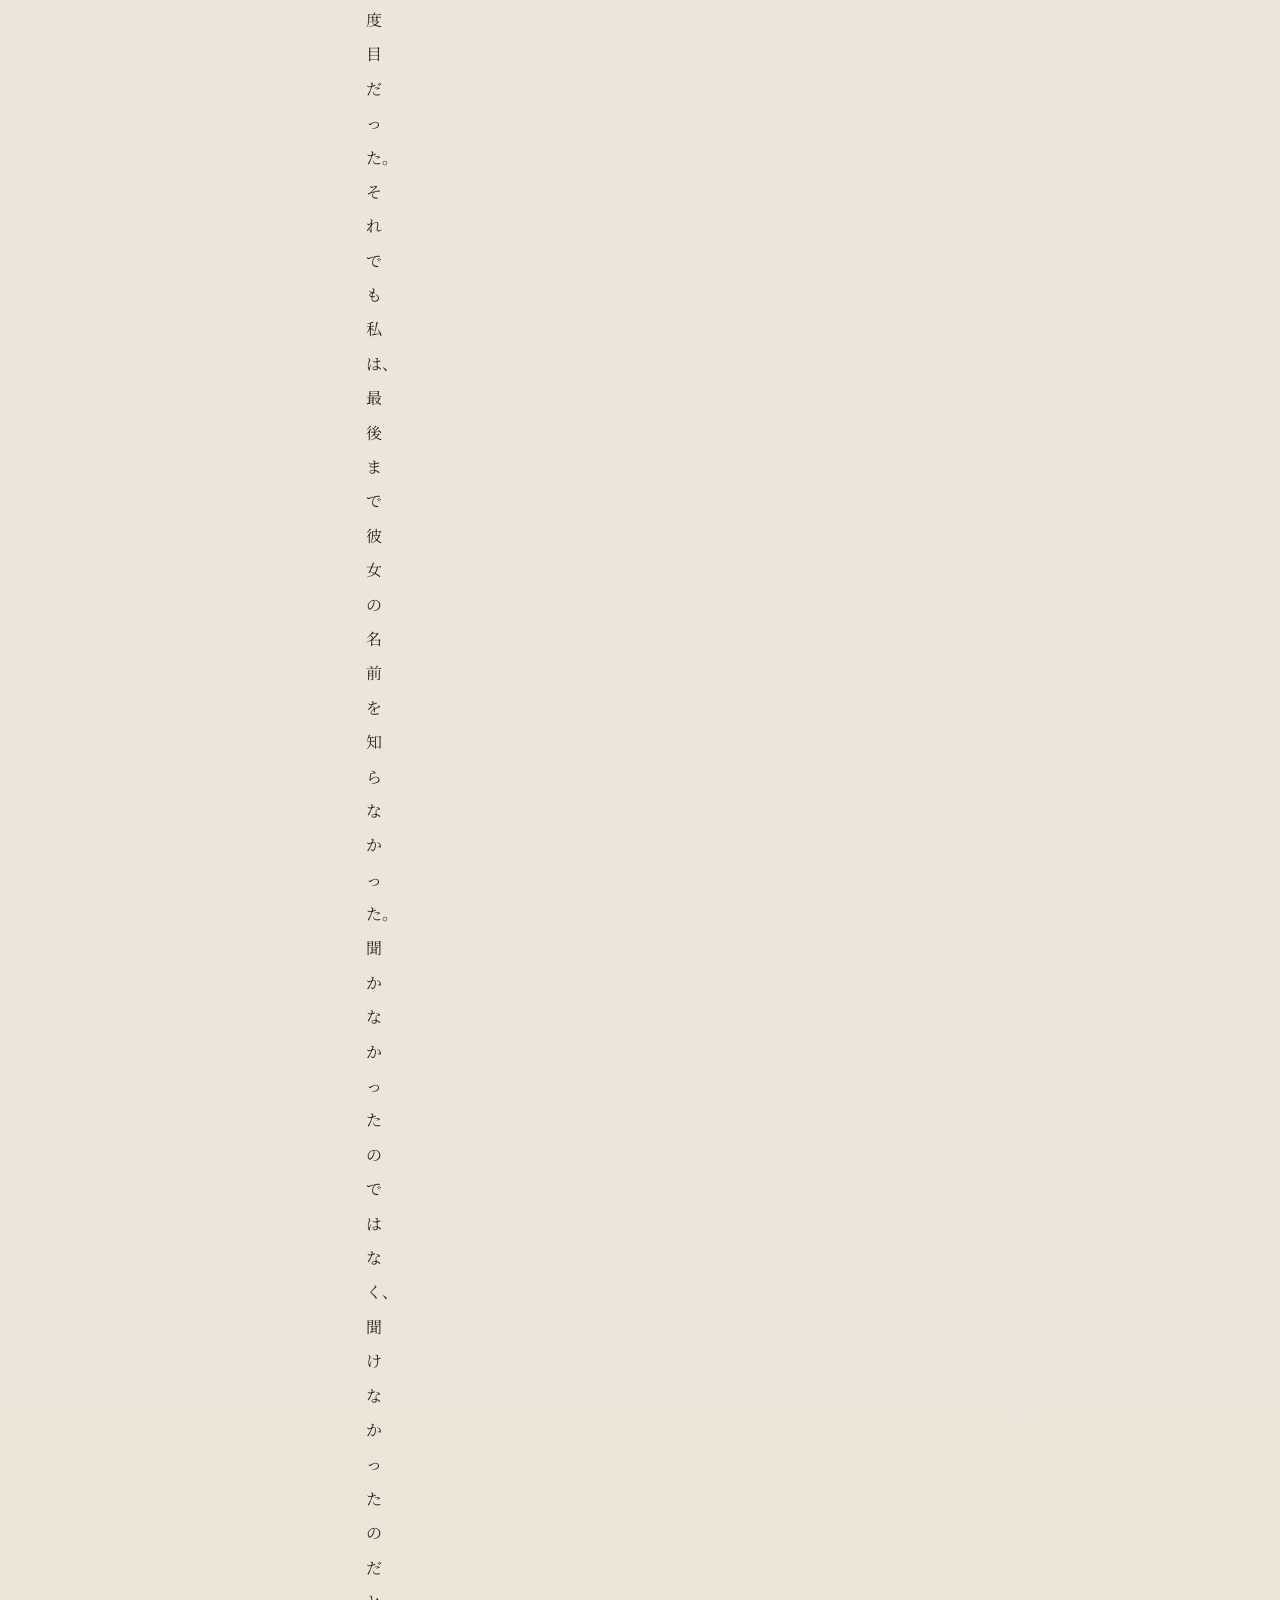
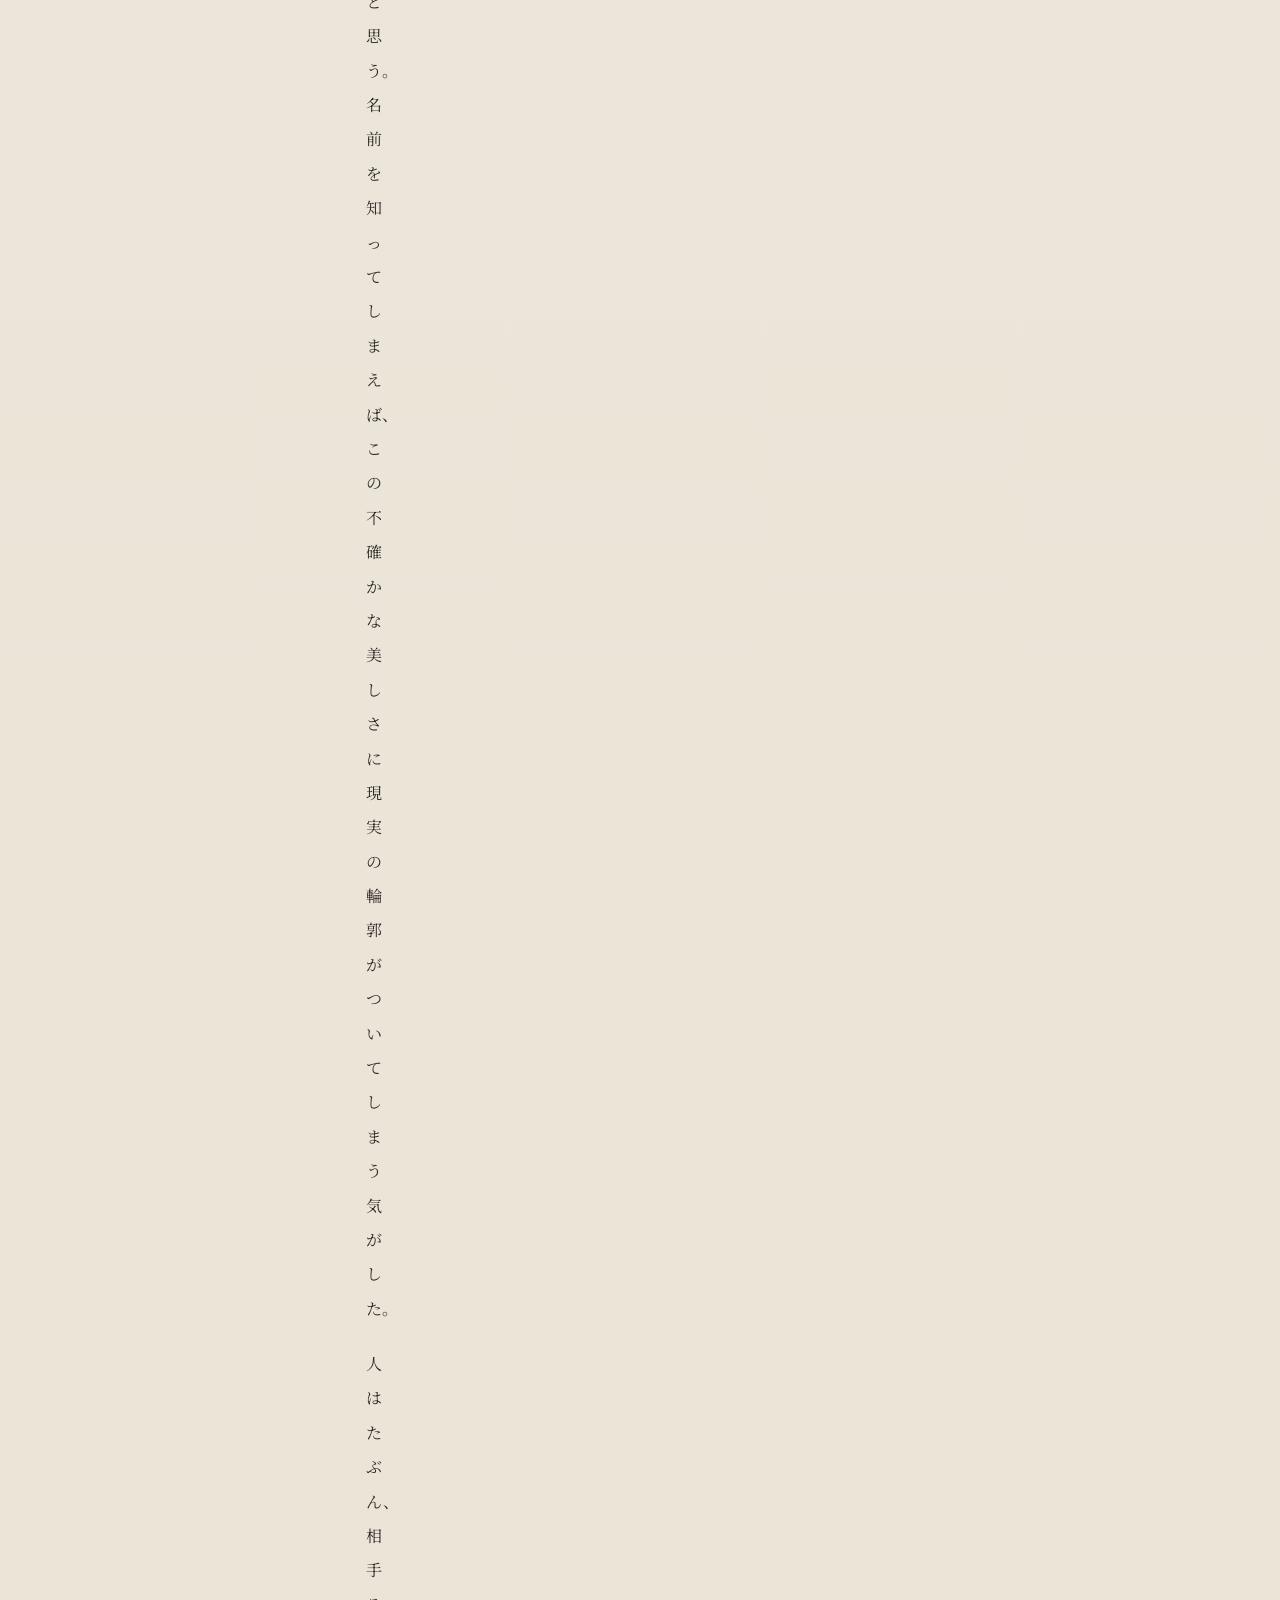
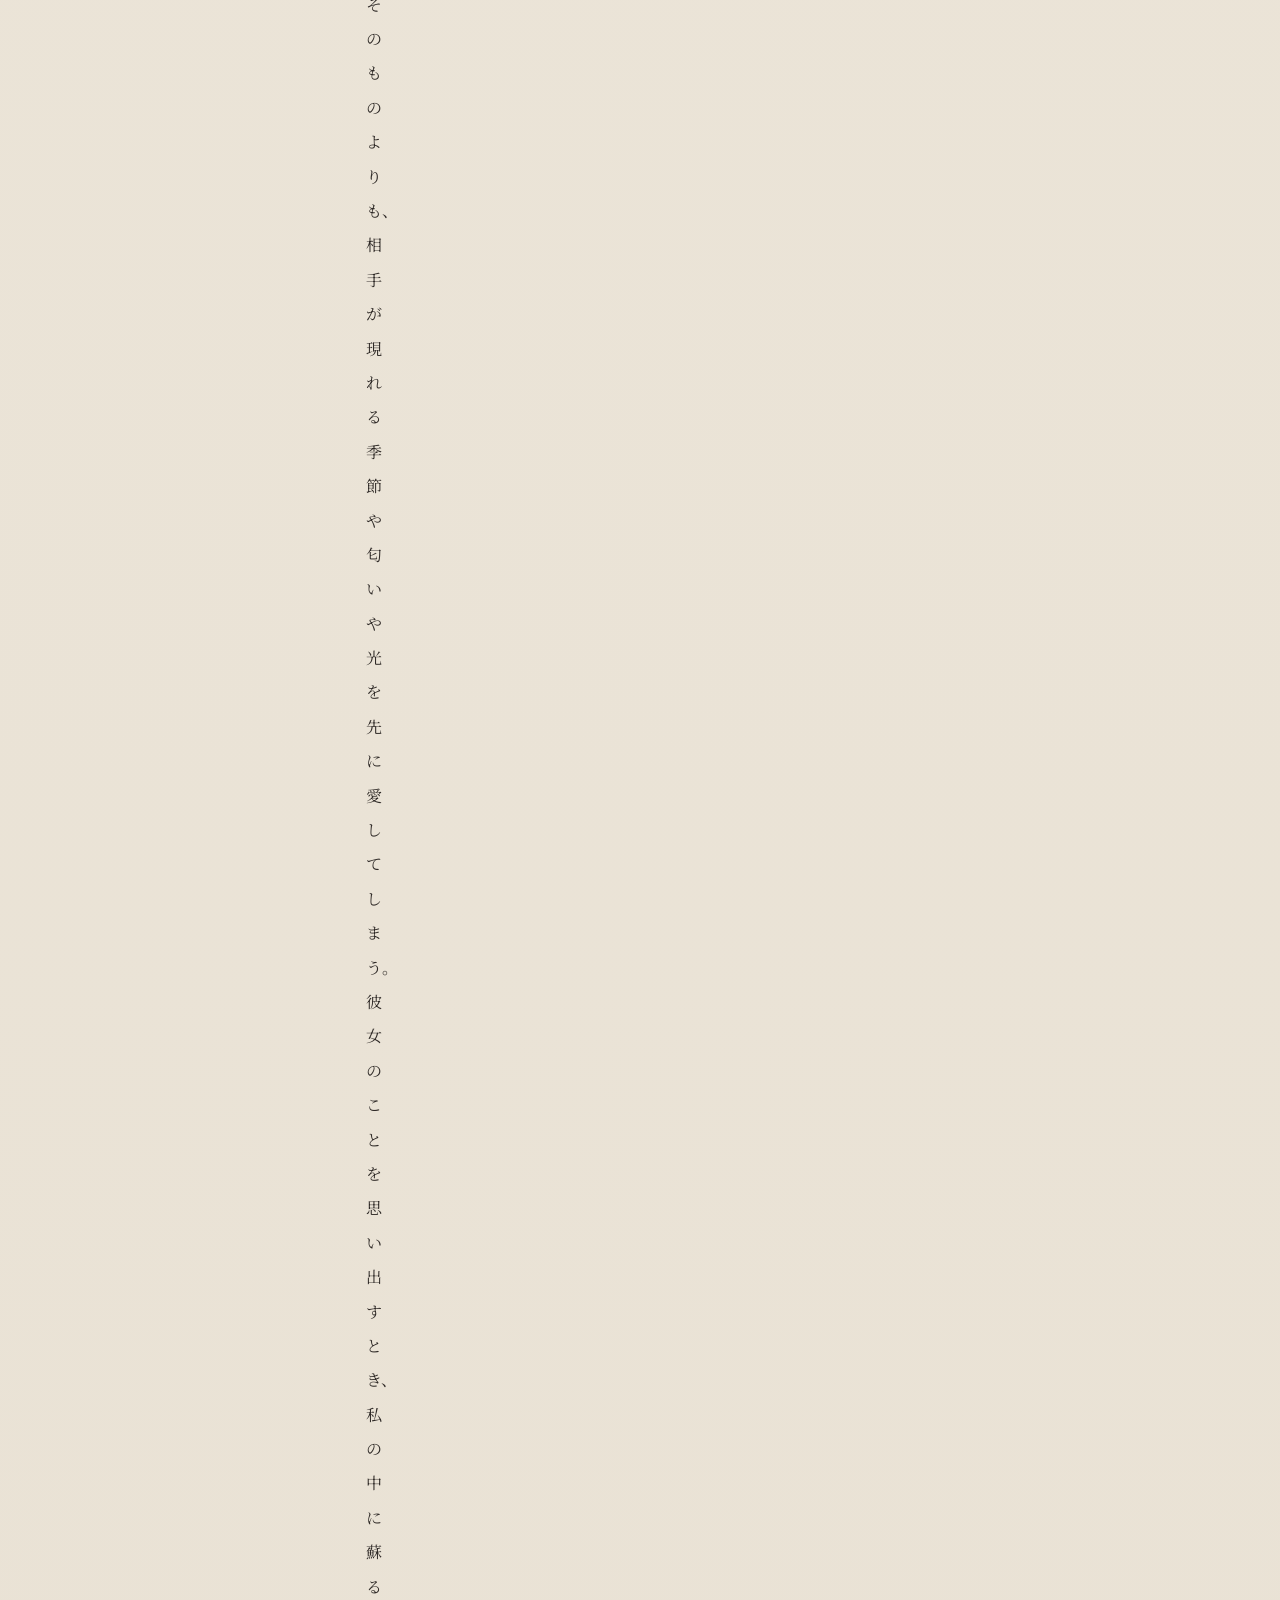
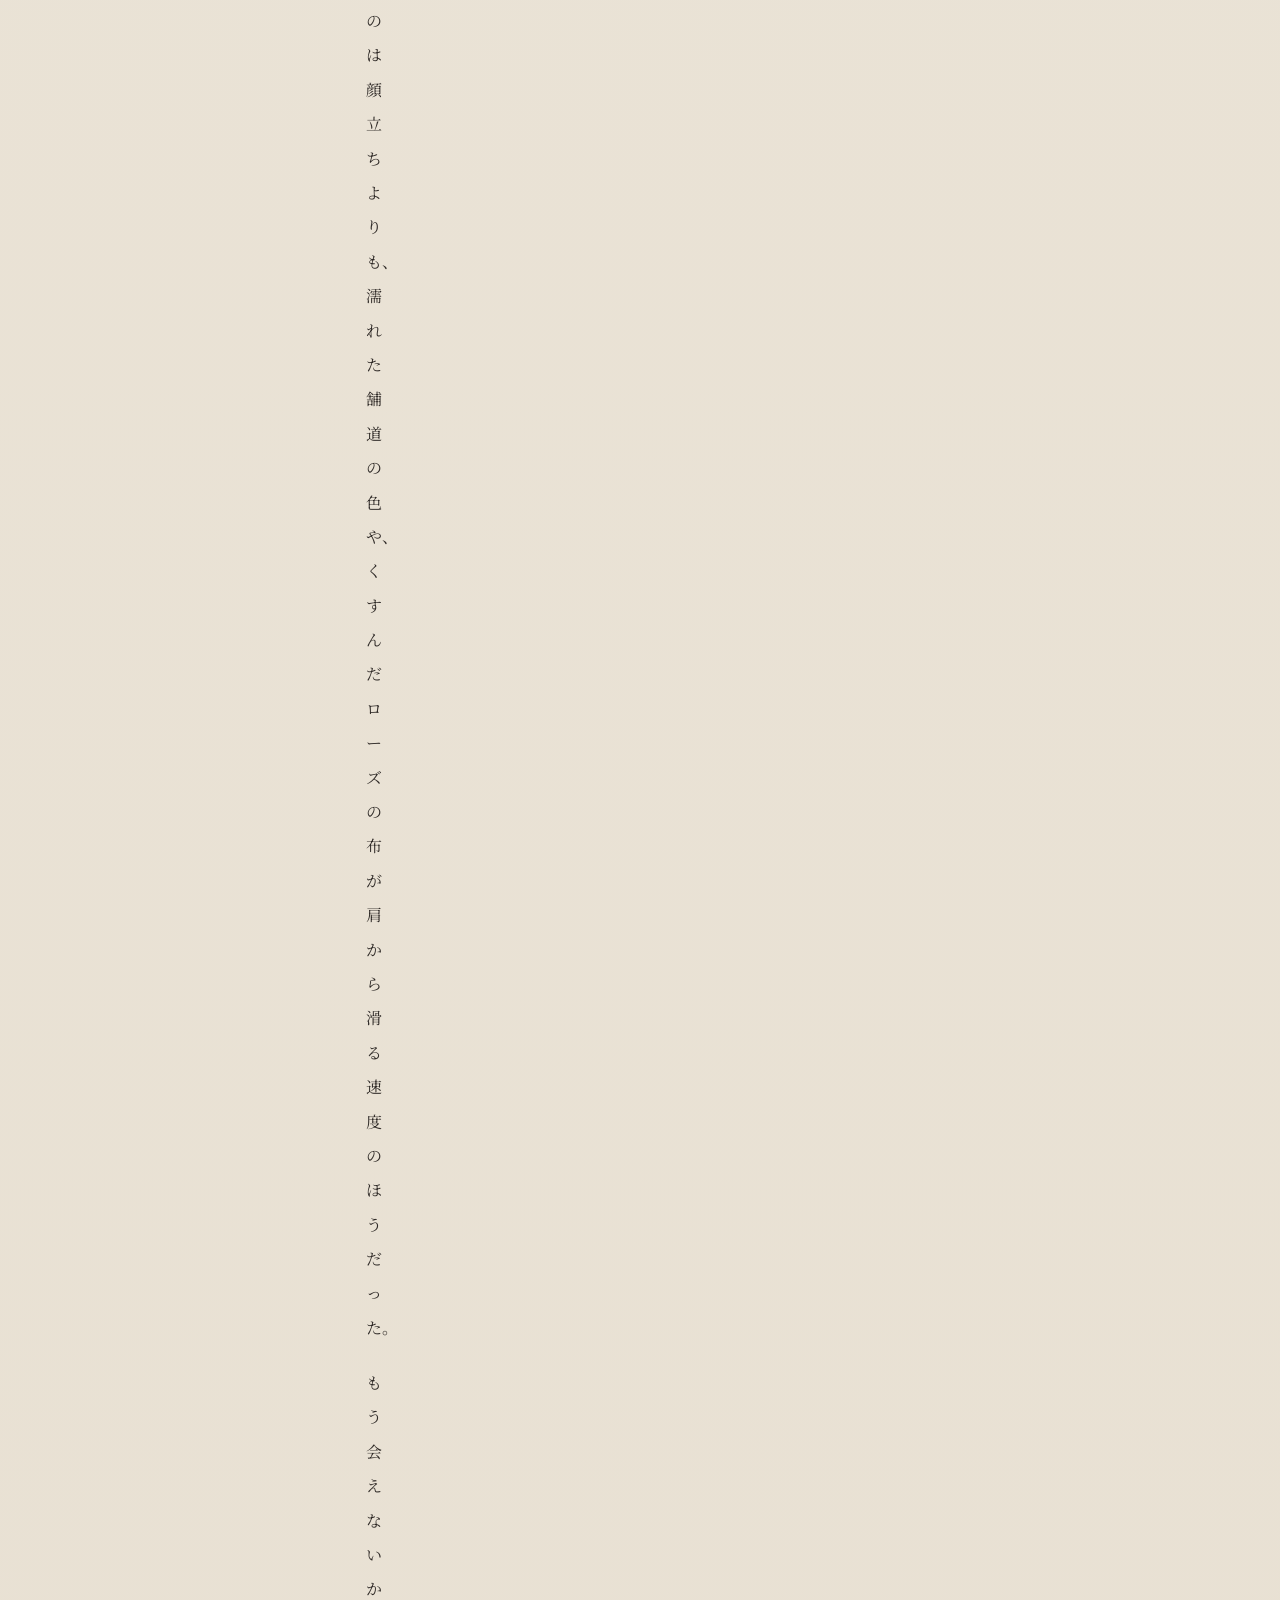
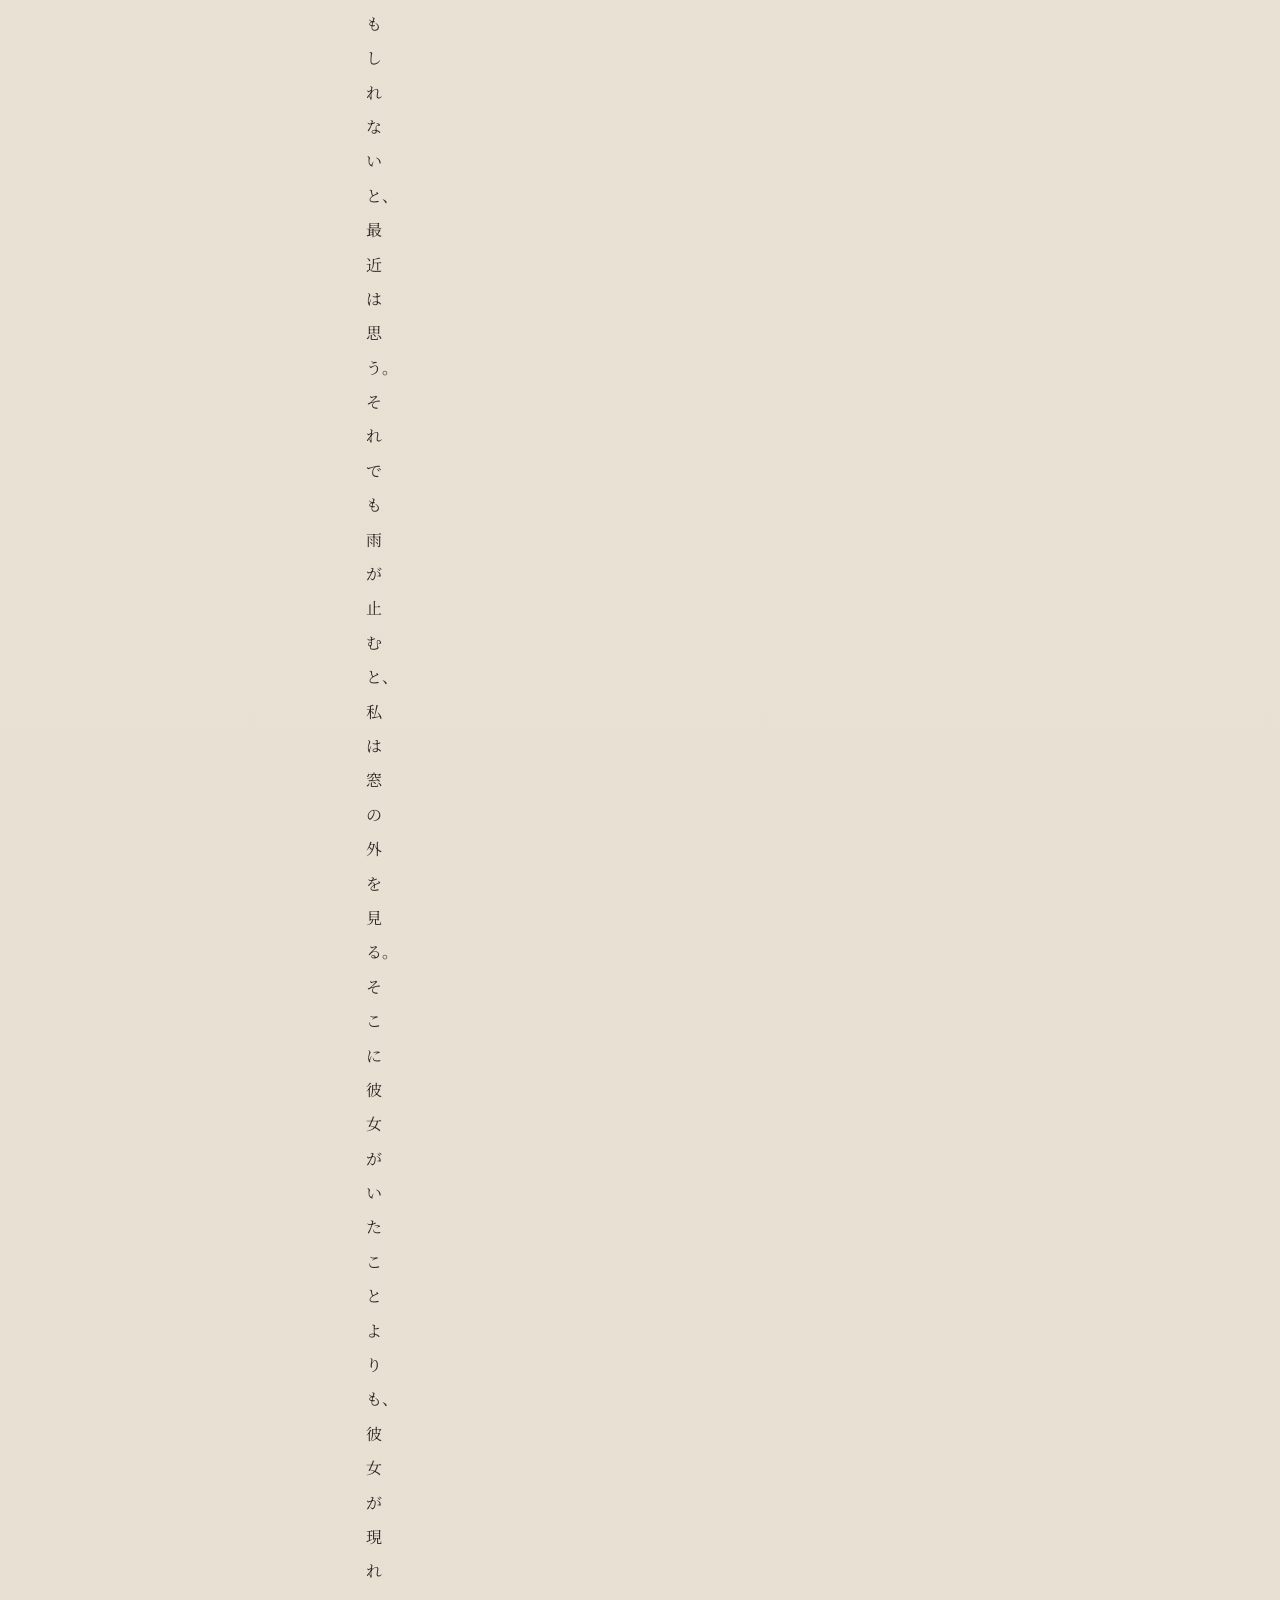
<file: variants/literary/index.html>
<!DOCTYPE html>
<html lang="ja">
  <head>
    <meta charset="UTF-8" />
    <meta name="viewport" content="width=device-width, initial-scale=1.0" />
    <title>Rose After Rain | Literary</title>
    <meta
      name="description"
      content="文学寄りのトーンで編み直した Rose After Rain の独立ページ。"
    />
    <link rel="preconnect" href="https://fonts.googleapis.com" />
    <link rel="preconnect" href="https://fonts.gstatic.com" crossorigin />
    <link
      href="https://fonts.googleapis.com/css2?family=Cormorant+Garamond:wght@400;500;600;700&family=Noto+Serif+JP:wght@400;500;700&display=swap"
      rel="stylesheet"
    />
    <link rel="stylesheet" href="./style.css" />
  </head>
  <body>
    <main class="page">
      <aside class="side-note">
        <p>Literary Pattern</p>
        <span>雨のあと、都市は少しだけ詩になる。</span>
      </aside>

      <section class="intro">
        <h1>Rose After Rain</h1>
        <p class="lead">
          名前を知らない人のことを、長く思い出してしまう夜がある。
        </p>
      </section>

      <section class="layout">
        <figure class="visual">
          <img
            src="../../image/Rose After Rain.png"
            alt="雨粒のついた窓辺で、淡いローズカラーのドレスをまとい静かに視線を落とす女性"
          />
        </figure>

        <article class="story">
          <p>
            雨のあとは、街の輪郭がやさしくぼやける。看板の光も、車の音も、急ぎ足のひとびとも、
            どこか一段だけ遠くなる。その距離のぶんだけ、ふだんなら見過ごしてしまうものが目に入る。
            たとえば窓辺に立つひとの横顔や、呼びそびれた名前の気配。
          </p>
          <p>
            彼女を見かけるのは、いつもそんな時間だった。雨粒を貼りつけたガラスの向こうで、
            彼女は静かに街を眺めていた。こちらに気づいているようにも見えたし、
            最初からこの景色の一部だったようにも見えた。
          </p>
          <p>
            声をかけたのは三度目の雨上がりで、会話らしい会話になったのは五度目だった。
            それでも私は、最後まで彼女の名前を知らなかった。聞かなかったのではなく、
            聞けなかったのだと思う。名前を知ってしまえば、この不確かな美しさに
            現実の輪郭がついてしまう気がした。
          </p>
          <p>
            人はたぶん、相手そのものよりも、相手が現れる季節や匂いや光を先に愛してしまう。
            彼女のことを思い出すとき、私の中に蘇るのは顔立ちよりも、濡れた舗道の色や、
            くすんだローズの布が肩から滑る速度のほうだった。
          </p>
          <p>
            もう会えないかもしれないと、最近は思う。それでも雨が止むと、私は窓の外を見る。
            そこに彼女がいたことよりも、彼女が現れるかもしれない街をまだ信じていたいからだ。
          </p>
        </article>
      </section>
    </main>
  </body>
</html>
</file>
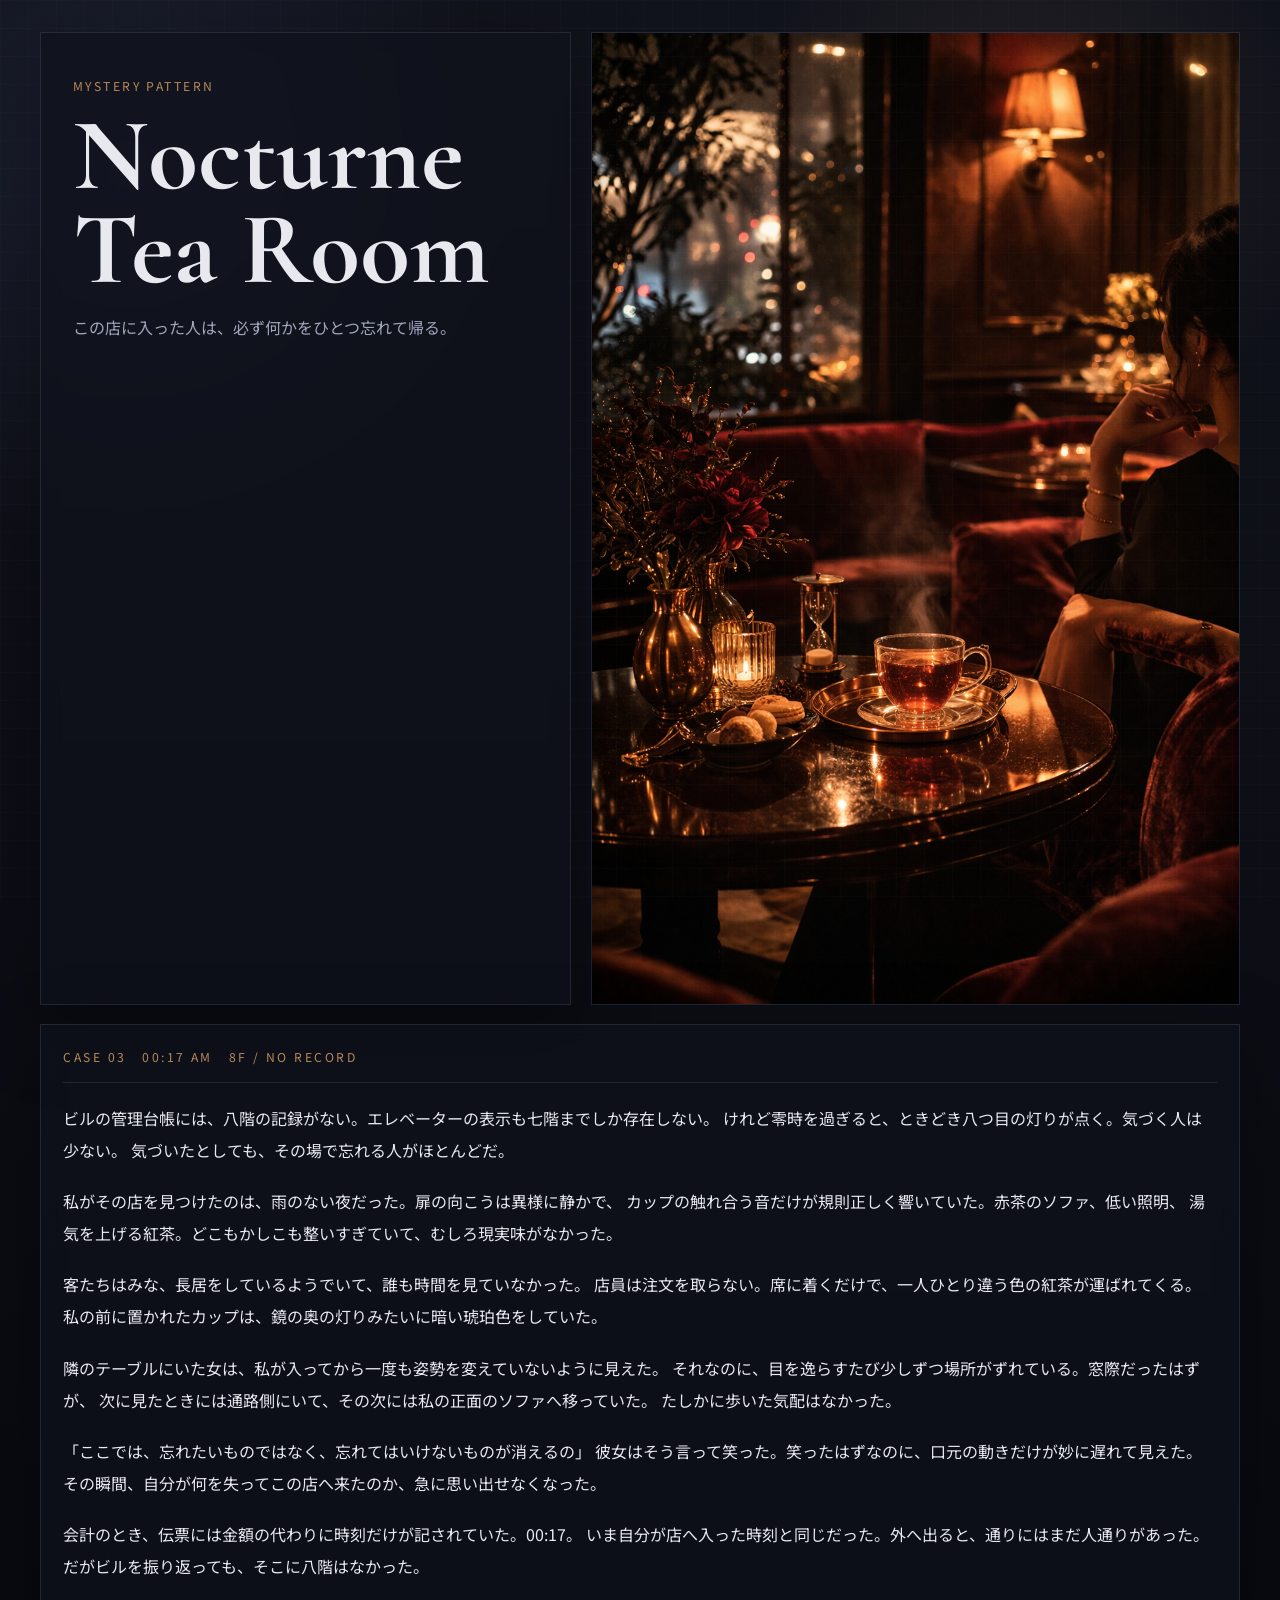
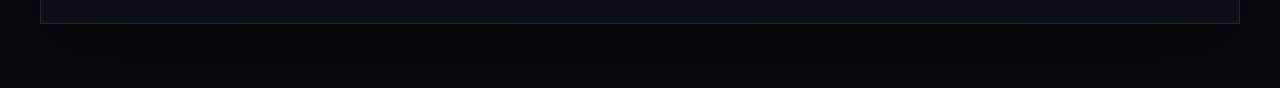
<file: variants/mystery/index.html>
<!DOCTYPE html>
<html lang="ja">
  <head>
    <meta charset="UTF-8" />
    <meta name="viewport" content="width=device-width, initial-scale=1.0" />
    <title>Nocturne Tea Room | Mystery</title>
    <meta
      name="description"
      content="ミステリー寄りのトーンで編み直した Nocturne Tea Room の独立ページ。"
    />
    <link rel="preconnect" href="https://fonts.googleapis.com" />
    <link rel="preconnect" href="https://fonts.gstatic.com" crossorigin />
    <link
      href="https://fonts.googleapis.com/css2?family=Cormorant+Garamond:wght@400;500;600;700&family=Noto+Sans+JP:wght@400;500;700&display=swap"
      rel="stylesheet"
    />
    <link rel="stylesheet" href="./style.css" />
  </head>
  <body>
    <main class="page">
      <section class="hero">
        <div class="hero-copy">
          <p class="tag">Mystery Pattern</p>
          <h1>Nocturne Tea Room</h1>
          <p class="lead">
            この店に入った人は、必ず何かをひとつ忘れて帰る。
          </p>
        </div>
        <div class="hero-visual">
          <img
            src="../../image/Nocturne Tea Room-b.png"
            alt="深い赤茶のラウンジで、湯気の立つ紅茶と静かな会話の気配が漂う夜のティールーム"
          />
        </div>
      </section>

      <section class="casefile">
        <div class="meta">
          <span>Case 03</span>
          <span>00:17 AM</span>
          <span>8F / No Record</span>
        </div>

        <article class="story">
          <p>
            ビルの管理台帳には、八階の記録がない。エレベーターの表示も七階までしか存在しない。
            けれど零時を過ぎると、ときどき八つ目の灯りが点く。気づく人は少ない。
            気づいたとしても、その場で忘れる人がほとんどだ。
          </p>
          <p>
            私がその店を見つけたのは、雨のない夜だった。扉の向こうは異様に静かで、
            カップの触れ合う音だけが規則正しく響いていた。赤茶のソファ、低い照明、
            湯気を上げる紅茶。どこもかしこも整いすぎていて、むしろ現実味がなかった。
          </p>
          <p>
            客たちはみな、長居をしているようでいて、誰も時間を見ていなかった。
            店員は注文を取らない。席に着くだけで、一人ひとり違う色の紅茶が運ばれてくる。
            私の前に置かれたカップは、鏡の奥の灯りみたいに暗い琥珀色をしていた。
          </p>
          <p>
            隣のテーブルにいた女は、私が入ってから一度も姿勢を変えていないように見えた。
            それなのに、目を逸らすたび少しずつ場所がずれている。窓際だったはずが、
            次に見たときには通路側にいて、その次には私の正面のソファへ移っていた。
            たしかに歩いた気配はなかった。
          </p>
          <p>
            「ここでは、忘れたいものではなく、忘れてはいけないものが消えるの」
            彼女はそう言って笑った。笑ったはずなのに、口元の動きだけが妙に遅れて見えた。
            その瞬間、自分が何を失ってこの店へ来たのか、急に思い出せなくなった。
          </p>
          <p>
            会計のとき、伝票には金額の代わりに時刻だけが記されていた。00:17。
            いま自分が店へ入った時刻と同じだった。外へ出ると、通りにはまだ人通りがあった。
            だがビルを振り返っても、そこに八階はなかった。
          </p>
        </article>
      </section>
    </main>
  </body>
</html>
</file>
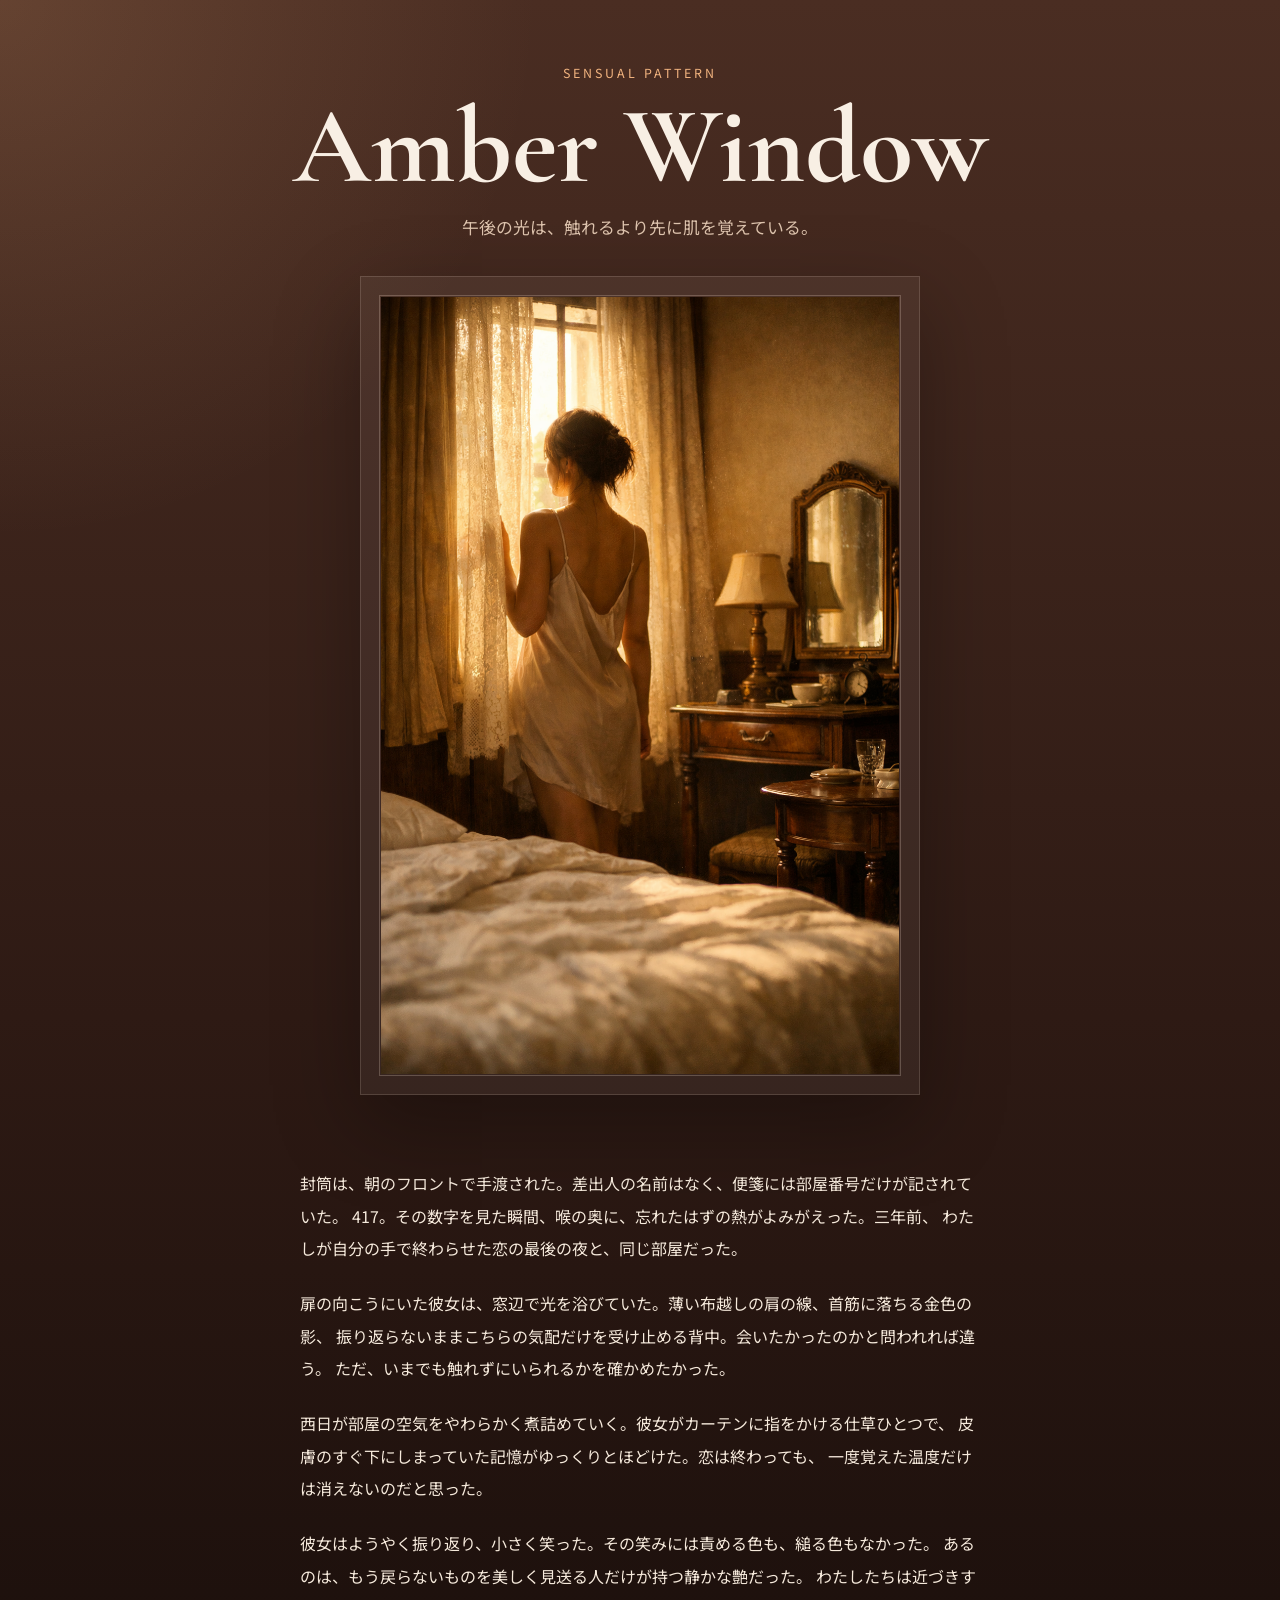
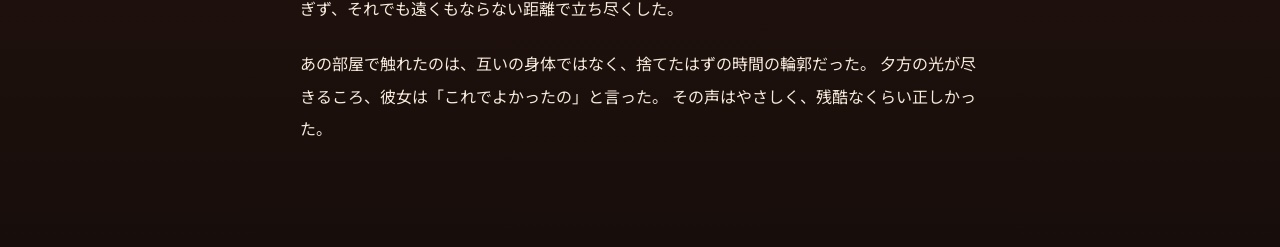
<file: variants/sensual/index.html>
<!DOCTYPE html>
<html lang="ja">
  <head>
    <meta charset="UTF-8" />
    <meta name="viewport" content="width=device-width, initial-scale=1.0" />
    <title>Amber Window | Sensual</title>
    <meta
      name="description"
      content="官能寄りのトーンで編み直した Amber Window の独立ページ。"
    />
    <link rel="preconnect" href="https://fonts.googleapis.com" />
    <link rel="preconnect" href="https://fonts.gstatic.com" crossorigin />
    <link
      href="https://fonts.googleapis.com/css2?family=Cormorant+Garamond:wght@400;500;600;700&family=Noto+Sans+JP:wght@400;500;700&display=swap"
      rel="stylesheet"
    />
    <link rel="stylesheet" href="./style.css" />
  </head>
  <body>
    <main class="page">
      <section class="hero">
        <p class="kicker">Sensual Pattern</p>
        <h1>Amber Window</h1>
        <p class="subtitle">午後の光は、触れるより先に肌を覚えている。</p>
      </section>

      <section class="visual">
        <img
          src="../../image/Amber Window.png"
          alt="午後の逆光が差し込むクラシックホテルの客室で、リネン越しの光の中に立つ女性"
        />
      </section>

      <article class="story">
        <p>
          封筒は、朝のフロントで手渡された。差出人の名前はなく、便箋には部屋番号だけが記されていた。
          417。その数字を見た瞬間、喉の奥に、忘れたはずの熱がよみがえった。三年前、
          わたしが自分の手で終わらせた恋の最後の夜と、同じ部屋だった。
        </p>
        <p>
          扉の向こうにいた彼女は、窓辺で光を浴びていた。薄い布越しの肩の線、首筋に落ちる金色の影、
          振り返らないままこちらの気配だけを受け止める背中。会いたかったのかと問われれば違う。
          ただ、いまでも触れずにいられるかを確かめたかった。
        </p>
        <p>
          西日が部屋の空気をやわらかく煮詰めていく。彼女がカーテンに指をかける仕草ひとつで、
          皮膚のすぐ下にしまっていた記憶がゆっくりとほどけた。恋は終わっても、
          一度覚えた温度だけは消えないのだと思った。
        </p>
        <p>
          彼女はようやく振り返り、小さく笑った。その笑みには責める色も、縋る色もなかった。
          あるのは、もう戻らないものを美しく見送る人だけが持つ静かな艶だった。
          わたしたちは近づきすぎず、それでも遠くもならない距離で立ち尽くした。
        </p>
        <p>
          あの部屋で触れたのは、互いの身体ではなく、捨てたはずの時間の輪郭だった。
          夕方の光が尽きるころ、彼女は「これでよかったの」と言った。
          その声はやさしく、残酷なくらい正しかった。
        </p>
      </article>
    </main>
  </body>
</html>
</file>
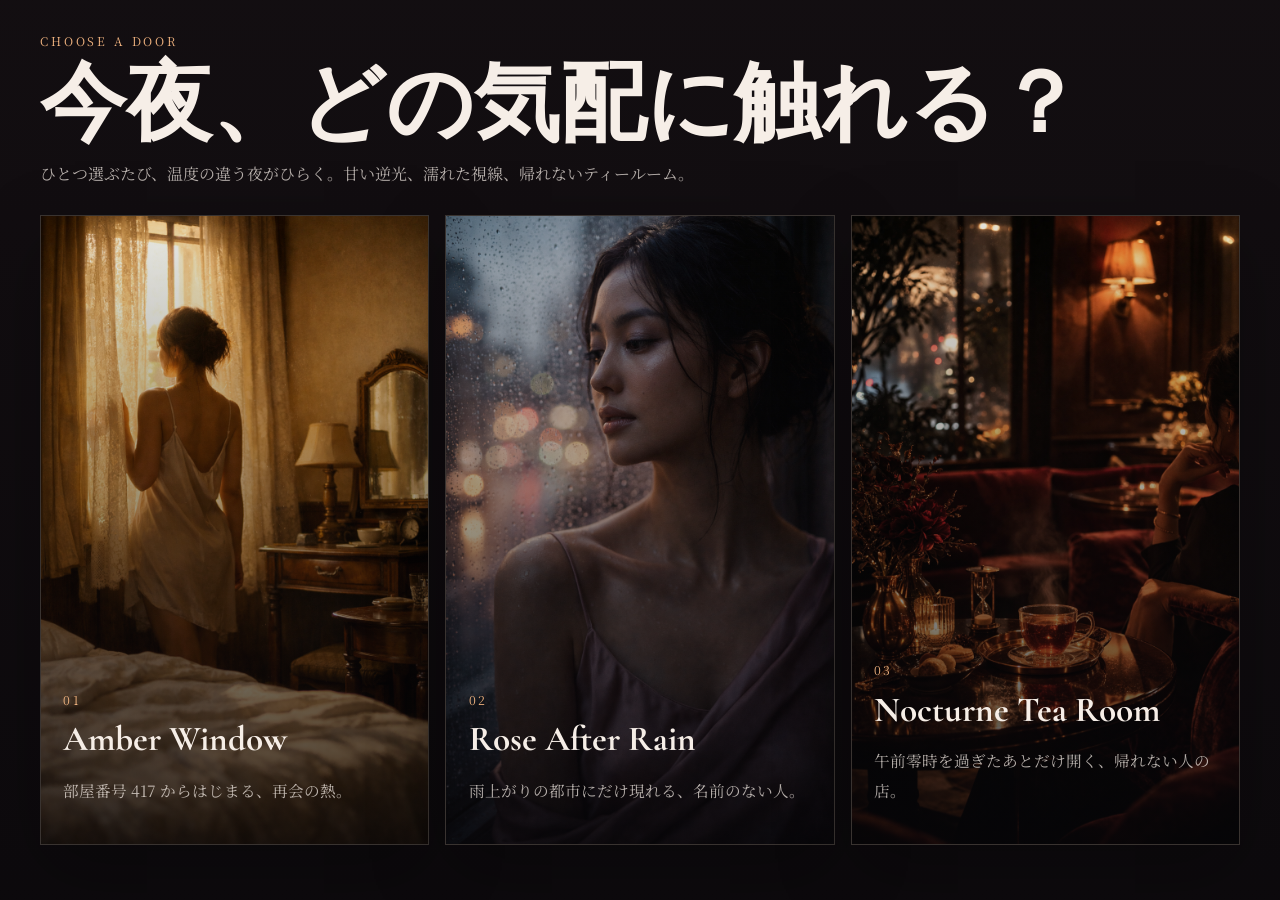
<file: immersive/select.html>
<!DOCTYPE html>
<html lang="ja">
  <head>
    <meta charset="UTF-8" />
    <meta name="viewport" content="width=device-width, initial-scale=1.0" />
    <title>Select a Story</title>
    <meta
      name="description"
      content="進めたい物語を選ぶためのセレクトページ。"
    />
    <link rel="preconnect" href="https://fonts.googleapis.com" />
    <link rel="preconnect" href="https://fonts.gstatic.com" crossorigin />
    <link
      href="https://fonts.googleapis.com/css2?family=Cormorant+Garamond:wght@400;500;600;700&family=Noto+Serif+JP:wght@400;500;700&display=swap"
      rel="stylesheet"
    />
    <link rel="stylesheet" href="./immersive.css?v=3" />
  </head>
  <body class="selector-page">
    <main class="selector-shell">
      <header class="selector-header">
        <p class="selector-kicker">Choose a door</p>
        <h1>今夜、どの気配に触れる？</h1>
        <p class="selector-lead">
          ひとつ選ぶたび、温度の違う夜がひらく。甘い逆光、濡れた視線、帰れないティールーム。
        </p>
      </header>

      <section class="selector-grid">
        <a class="selector-card amber" href="./amber-window/">
          <img src="../image/Amber Window.png" alt="Amber Window" />
          <div class="selector-copy">
            <span>01</span>
            <h2>Amber Window</h2>
            <p>部屋番号 417 からはじまる、再会の熱。</p>
          </div>
        </a>

        <a class="selector-card rose" href="./rose-after-rain/">
          <img src="../image/Rose After Rain.png" alt="Rose After Rain" />
          <div class="selector-copy">
            <span>02</span>
            <h2>Rose After Rain</h2>
            <p>雨上がりの都市にだけ現れる、名前のない人。</p>
          </div>
        </a>

        <a class="selector-card night" href="./nocturne-tea-room/">
          <img src="../image/Nocturne Tea Room-b.png" alt="Nocturne Tea Room" />
          <div class="selector-copy">
            <span>03</span>
            <h2>Nocturne Tea Room</h2>
            <p>午前零時を過ぎたあとだけ開く、帰れない人の店。</p>
          </div>
        </a>
      </section>
    </main>
  </body>
</html>
</file>
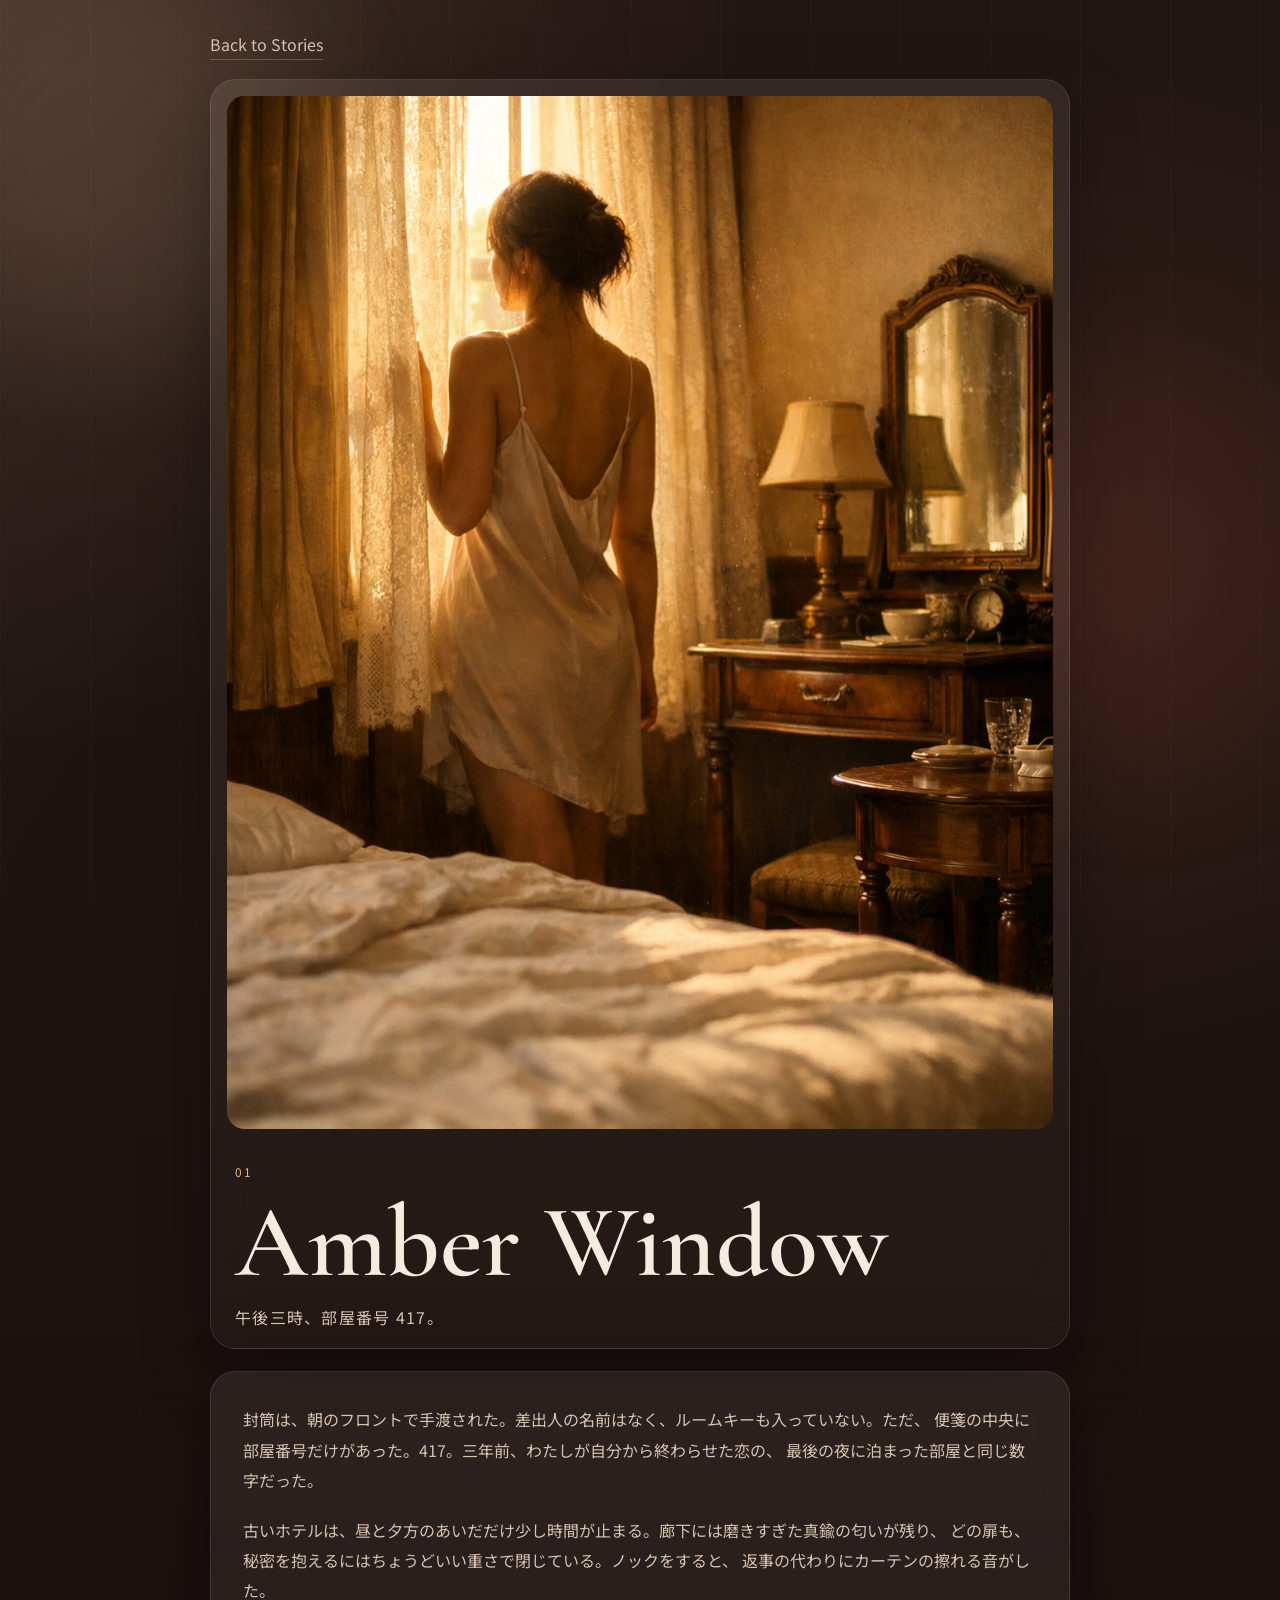
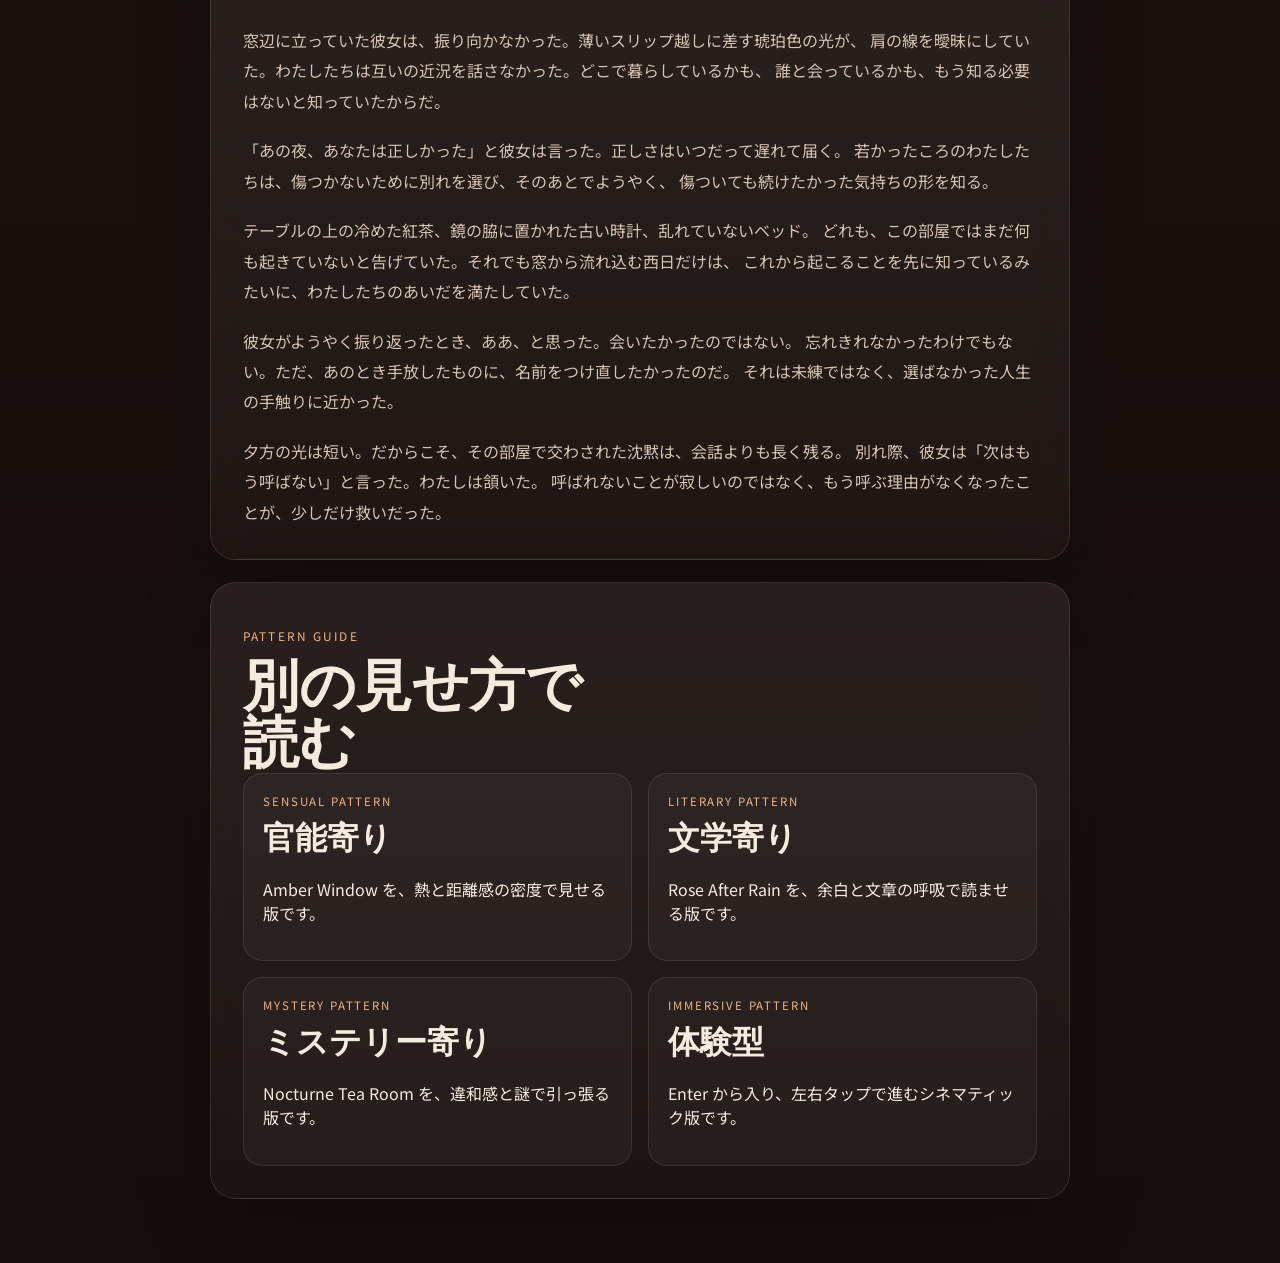
<file: stories/amber-window.html>
<!DOCTYPE html>
<html lang="ja">
  <head>
    <meta charset="UTF-8" />
    <meta name="viewport" content="width=device-width, initial-scale=1.0" />
    <title>Amber Window</title>
    <meta
      name="description"
      content="古いホテルの一室で、一晩だけ差し出された再会の物語。"
    />
    <link rel="preconnect" href="https://fonts.googleapis.com" />
    <link rel="preconnect" href="https://fonts.gstatic.com" crossorigin />
    <link
      href="https://fonts.googleapis.com/css2?family=Cormorant+Garamond:wght@400;500;600;700&family=Noto+Sans+JP:wght@400;500;700&display=swap"
      rel="stylesheet"
    />
    <link rel="stylesheet" href="../styles.css" />
  </head>
  <body class="story-page">
    <div class="background-glow background-glow-left"></div>
    <div class="background-glow background-glow-right"></div>

    <main class="story-shell">
      <a class="story-back" href="../index.html">Back to Stories</a>

      <section class="story-hero panel">
        <img
          class="story-image"
          src="../image/Amber Window.png"
          alt="午後の逆光が差し込むクラシックホテルの客室で、リネン越しの光の中に立つ女性"
        />
        <div class="story-header">
          <p class="eyebrow">01</p>
          <h1>Amber Window</h1>
          <p class="story-subtitle">午後三時、部屋番号 417。</p>
        </div>
      </section>

      <article class="story-body panel">
        <p>
          封筒は、朝のフロントで手渡された。差出人の名前はなく、ルームキーも入っていない。ただ、
          便箋の中央に部屋番号だけがあった。417。三年前、わたしが自分から終わらせた恋の、
          最後の夜に泊まった部屋と同じ数字だった。
        </p>
        <p>
          古いホテルは、昼と夕方のあいだだけ少し時間が止まる。廊下には磨きすぎた真鍮の匂いが残り、
          どの扉も、秘密を抱えるにはちょうどいい重さで閉じている。ノックをすると、
          返事の代わりにカーテンの擦れる音がした。
        </p>
        <p>
          窓辺に立っていた彼女は、振り向かなかった。薄いスリップ越しに差す琥珀色の光が、
          肩の線を曖昧にしていた。わたしたちは互いの近況を話さなかった。どこで暮らしているかも、
          誰と会っているかも、もう知る必要はないと知っていたからだ。
        </p>
        <p>
          「あの夜、あなたは正しかった」と彼女は言った。正しさはいつだって遅れて届く。
          若かったころのわたしたちは、傷つかないために別れを選び、そのあとでようやく、
          傷ついても続けたかった気持ちの形を知る。
        </p>
        <p>
          テーブルの上の冷めた紅茶、鏡の脇に置かれた古い時計、乱れていないベッド。
          どれも、この部屋ではまだ何も起きていないと告げていた。それでも窓から流れ込む西日だけは、
          これから起こることを先に知っているみたいに、わたしたちのあいだを満たしていた。
        </p>
        <p>
          彼女がようやく振り返ったとき、ああ、と思った。会いたかったのではない。
          忘れきれなかったわけでもない。ただ、あのとき手放したものに、名前をつけ直したかったのだ。
          それは未練ではなく、選ばなかった人生の手触りに近かった。
        </p>
        <p>
          夕方の光は短い。だからこそ、その部屋で交わされた沈黙は、会話よりも長く残る。
          別れ際、彼女は「次はもう呼ばない」と言った。わたしは頷いた。
          呼ばれないことが寂しいのではなく、もう呼ぶ理由がなくなったことが、少しだけ救いだった。
        </p>
      </article>

      <section class="story-links panel">
        <p class="eyebrow">Pattern Guide</p>
        <h2>別の見せ方で読む</h2>
        <div class="pattern-grid">
          <a class="pattern-card" href="../variants/sensual/">
            <p class="pattern-name">Sensual Pattern</p>
            <h3>官能寄り</h3>
            <p>Amber Window を、熱と距離感の密度で見せる版です。</p>
          </a>
          <a class="pattern-card" href="../variants/literary/">
            <p class="pattern-name">Literary Pattern</p>
            <h3>文学寄り</h3>
            <p>Rose After Rain を、余白と文章の呼吸で読ませる版です。</p>
          </a>
          <a class="pattern-card" href="../variants/mystery/">
            <p class="pattern-name">Mystery Pattern</p>
            <h3>ミステリー寄り</h3>
            <p>Nocturne Tea Room を、違和感と謎で引っ張る版です。</p>
          </a>
          <a class="pattern-card" href="../immersive/">
            <p class="pattern-name">Immersive Pattern</p>
            <h3>体験型</h3>
            <p>Enter から入り、左右タップで進むシネマティック版です。</p>
          </a>
        </div>
      </section>
    </main>
  </body>
</html>
</file>
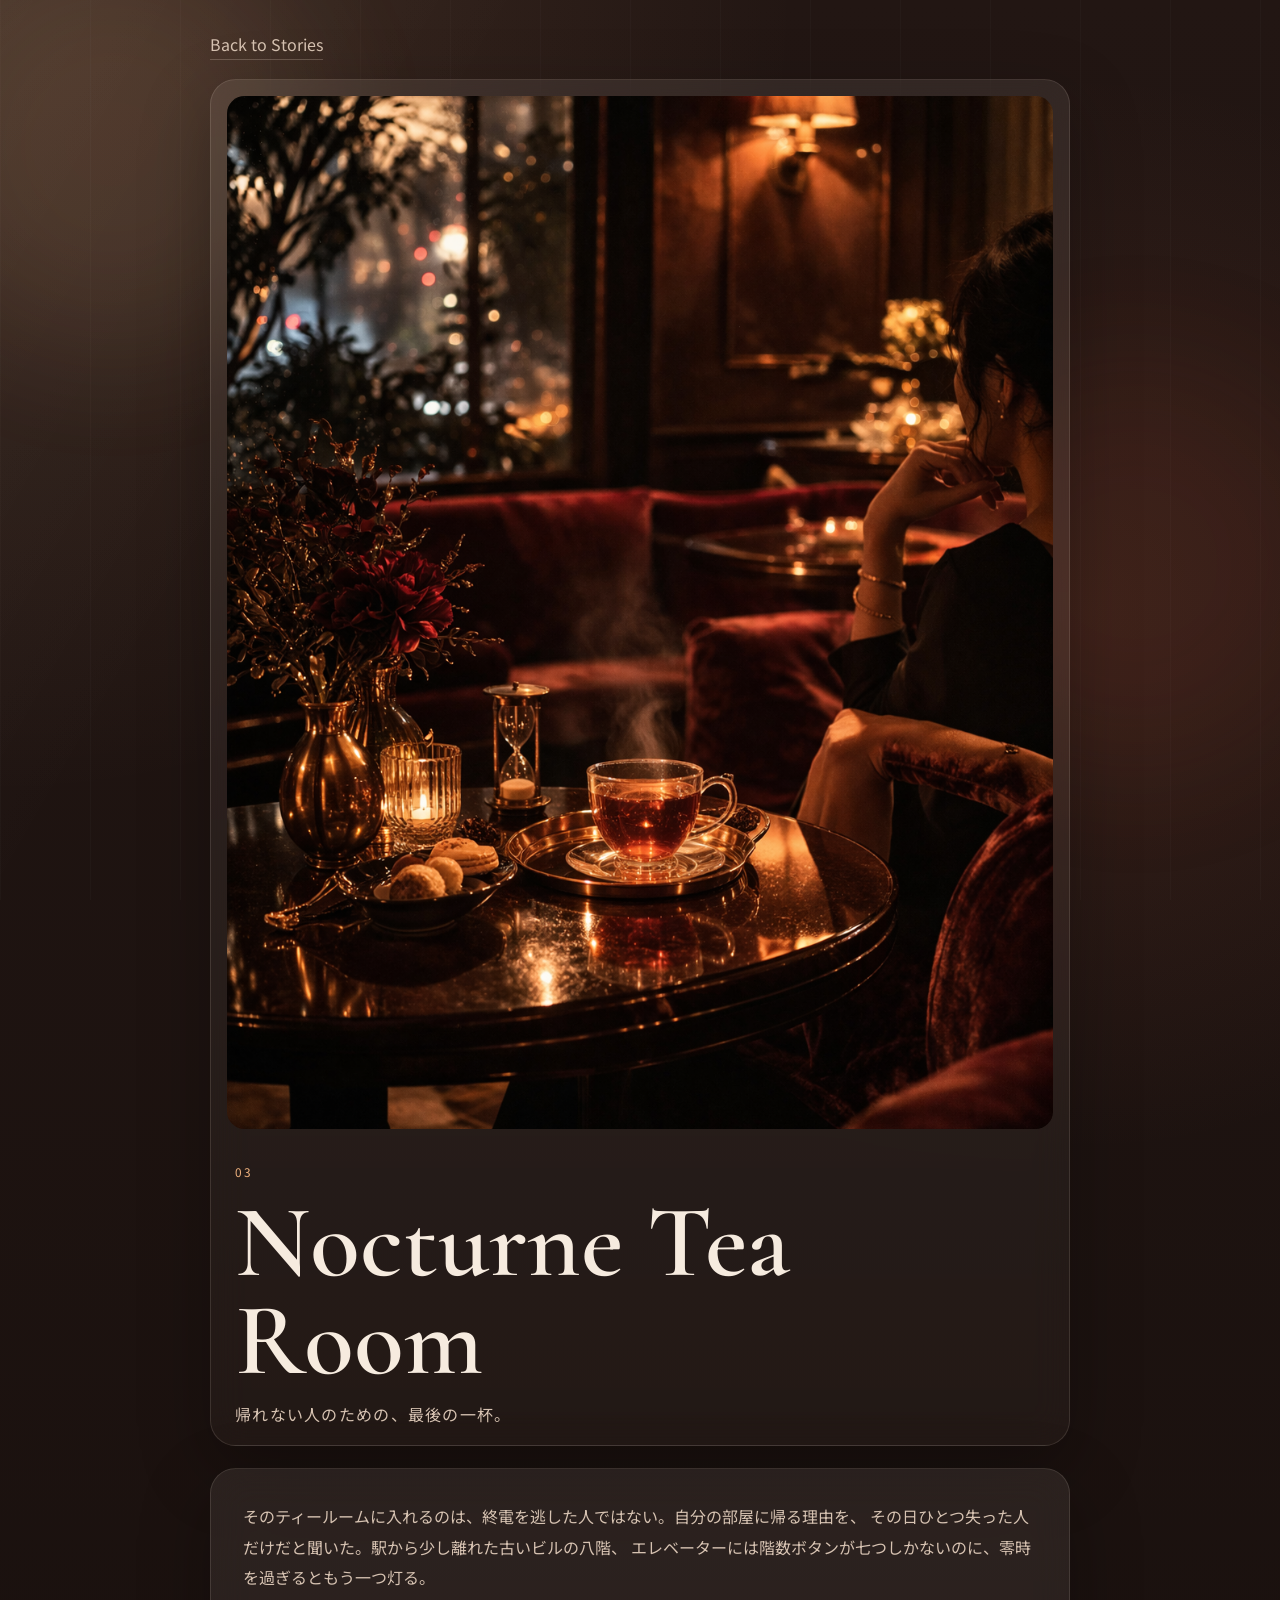
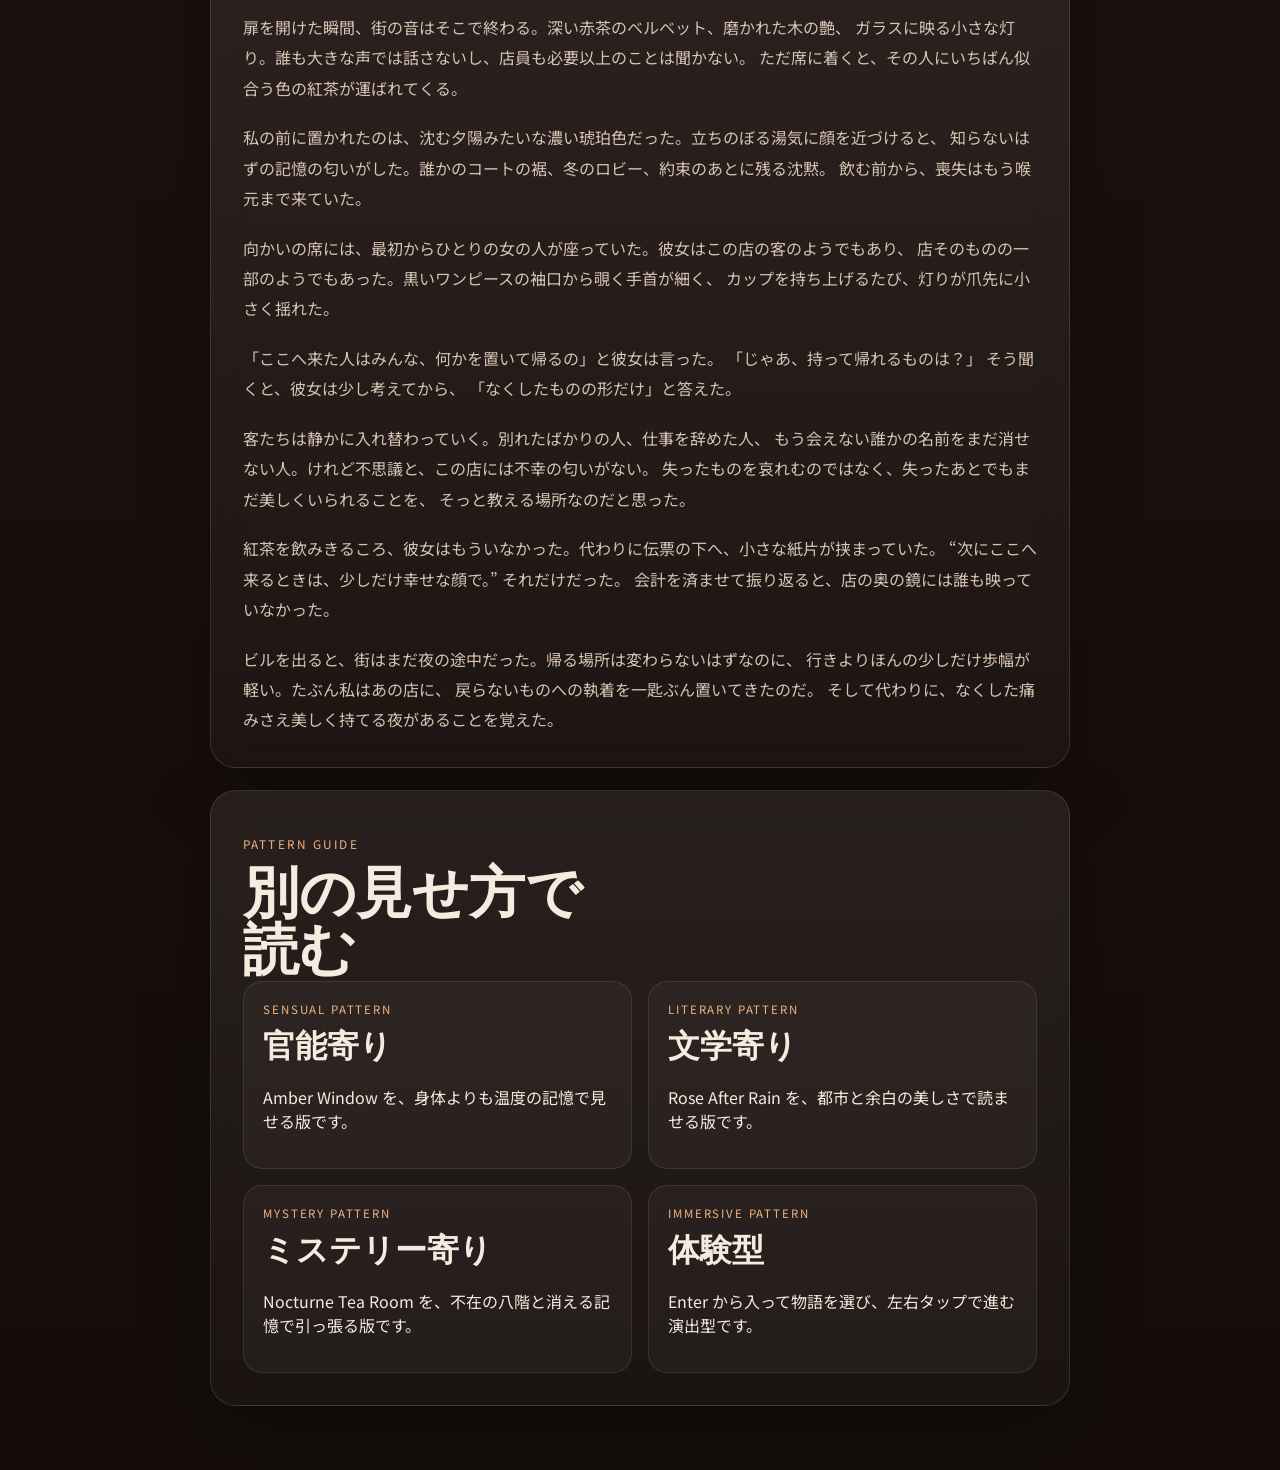
<file: stories/nocturne-tea-room.html>
<!DOCTYPE html>
<html lang="ja">
  <head>
    <meta charset="UTF-8" />
    <meta name="viewport" content="width=device-width, initial-scale=1.0" />
    <title>Nocturne Tea Room</title>
    <meta
      name="description"
      content="午前零時を過ぎてからだけ開く、帰れない人のためのティールーム。"
    />
    <link rel="preconnect" href="https://fonts.googleapis.com" />
    <link rel="preconnect" href="https://fonts.gstatic.com" crossorigin />
    <link
      href="https://fonts.googleapis.com/css2?family=Cormorant+Garamond:wght@400;500;600;700&family=Noto+Sans+JP:wght@400;500;700&display=swap"
      rel="stylesheet"
    />
    <link rel="stylesheet" href="../styles.css" />
  </head>
  <body class="story-page">
    <div class="background-glow background-glow-left"></div>
    <div class="background-glow background-glow-right"></div>

    <main class="story-shell">
      <a class="story-back" href="../index.html">Back to Stories</a>

      <section class="story-hero panel">
        <img
          class="story-image"
          src="../image/Nocturne Tea Room-b.png"
          alt="深い赤茶のラウンジで、湯気の立つ紅茶と静かな会話の気配が漂う夜のティールーム"
        />
        <div class="story-header">
          <p class="eyebrow">03</p>
          <h1>Nocturne Tea Room</h1>
          <p class="story-subtitle">帰れない人のための、最後の一杯。</p>
        </div>
      </section>

      <article class="story-body panel">
        <p>
          そのティールームに入れるのは、終電を逃した人ではない。自分の部屋に帰る理由を、
          その日ひとつ失った人だけだと聞いた。駅から少し離れた古いビルの八階、
          エレベーターには階数ボタンが七つしかないのに、零時を過ぎるともう一つ灯る。
        </p>
        <p>
          扉を開けた瞬間、街の音はそこで終わる。深い赤茶のベルベット、磨かれた木の艶、
          ガラスに映る小さな灯り。誰も大きな声では話さないし、店員も必要以上のことは聞かない。
          ただ席に着くと、その人にいちばん似合う色の紅茶が運ばれてくる。
        </p>
        <p>
          私の前に置かれたのは、沈む夕陽みたいな濃い琥珀色だった。立ちのぼる湯気に顔を近づけると、
          知らないはずの記憶の匂いがした。誰かのコートの裾、冬のロビー、約束のあとに残る沈黙。
          飲む前から、喪失はもう喉元まで来ていた。
        </p>
        <p>
          向かいの席には、最初からひとりの女の人が座っていた。彼女はこの店の客のようでもあり、
          店そのものの一部のようでもあった。黒いワンピースの袖口から覗く手首が細く、
          カップを持ち上げるたび、灯りが爪先に小さく揺れた。
        </p>
        <p>
          「ここへ来た人はみんな、何かを置いて帰るの」と彼女は言った。
          「じゃあ、持って帰れるものは？」
          そう聞くと、彼女は少し考えてから、
          「なくしたものの形だけ」と答えた。
        </p>
        <p>
          客たちは静かに入れ替わっていく。別れたばかりの人、仕事を辞めた人、
          もう会えない誰かの名前をまだ消せない人。けれど不思議と、この店には不幸の匂いがない。
          失ったものを哀れむのではなく、失ったあとでもまだ美しくいられることを、
          そっと教える場所なのだと思った。
        </p>
        <p>
          紅茶を飲みきるころ、彼女はもういなかった。代わりに伝票の下へ、小さな紙片が挟まっていた。
          “次にここへ来るときは、少しだけ幸せな顔で。” それだけだった。
          会計を済ませて振り返ると、店の奥の鏡には誰も映っていなかった。
        </p>
        <p>
          ビルを出ると、街はまだ夜の途中だった。帰る場所は変わらないはずなのに、
          行きよりほんの少しだけ歩幅が軽い。たぶん私はあの店に、
          戻らないものへの執着を一匙ぶん置いてきたのだ。
          そして代わりに、なくした痛みさえ美しく持てる夜があることを覚えた。
        </p>
      </article>

      <section class="story-links panel">
        <p class="eyebrow">Pattern Guide</p>
        <h2>別の見せ方で読む</h2>
        <div class="pattern-grid">
          <a class="pattern-card" href="../variants/sensual/">
            <p class="pattern-name">Sensual Pattern</p>
            <h3>官能寄り</h3>
            <p>Amber Window を、身体よりも温度の記憶で見せる版です。</p>
          </a>
          <a class="pattern-card" href="../variants/literary/">
            <p class="pattern-name">Literary Pattern</p>
            <h3>文学寄り</h3>
            <p>Rose After Rain を、都市と余白の美しさで読ませる版です。</p>
          </a>
          <a class="pattern-card" href="../variants/mystery/">
            <p class="pattern-name">Mystery Pattern</p>
            <h3>ミステリー寄り</h3>
            <p>Nocturne Tea Room を、不在の八階と消える記憶で引っ張る版です。</p>
          </a>
          <a class="pattern-card" href="../immersive/">
            <p class="pattern-name">Immersive Pattern</p>
            <h3>体験型</h3>
            <p>Enter から入って物語を選び、左右タップで進む演出型です。</p>
          </a>
        </div>
      </section>
    </main>
  </body>
</html>
</file>
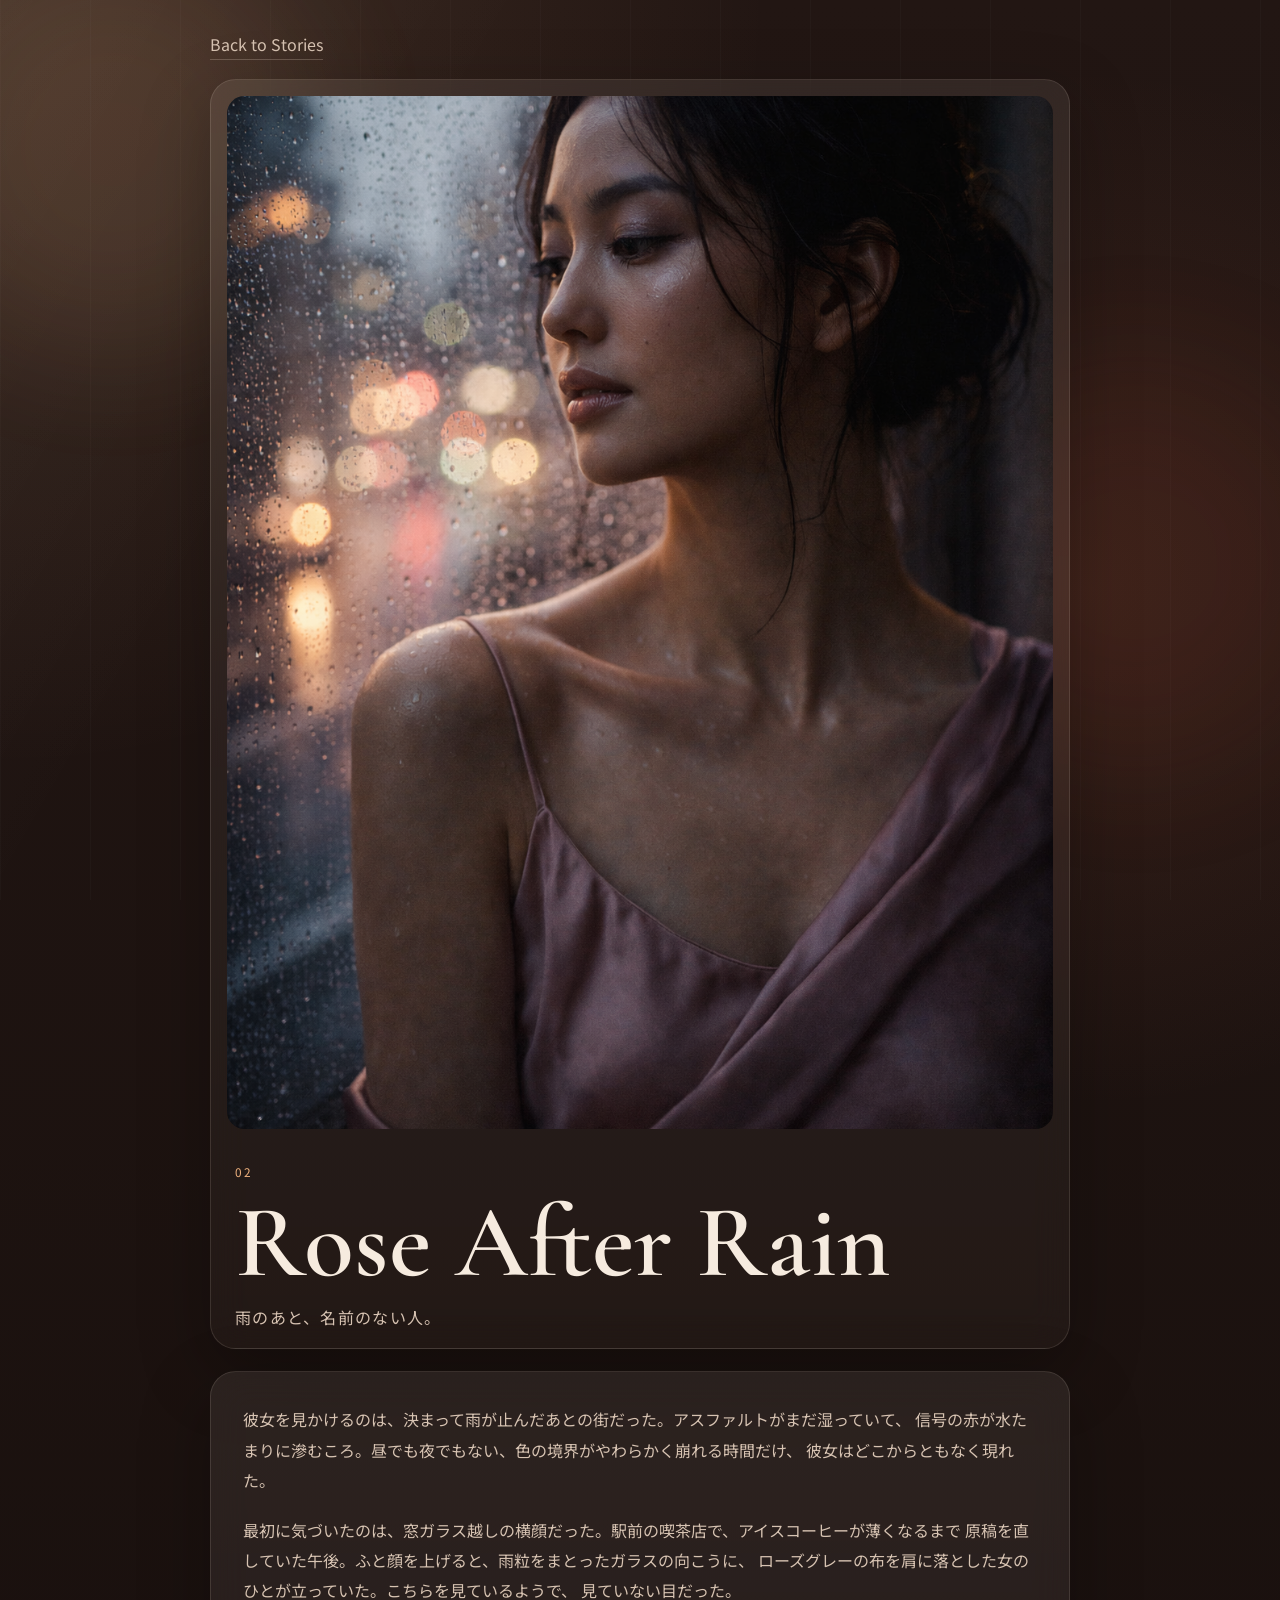
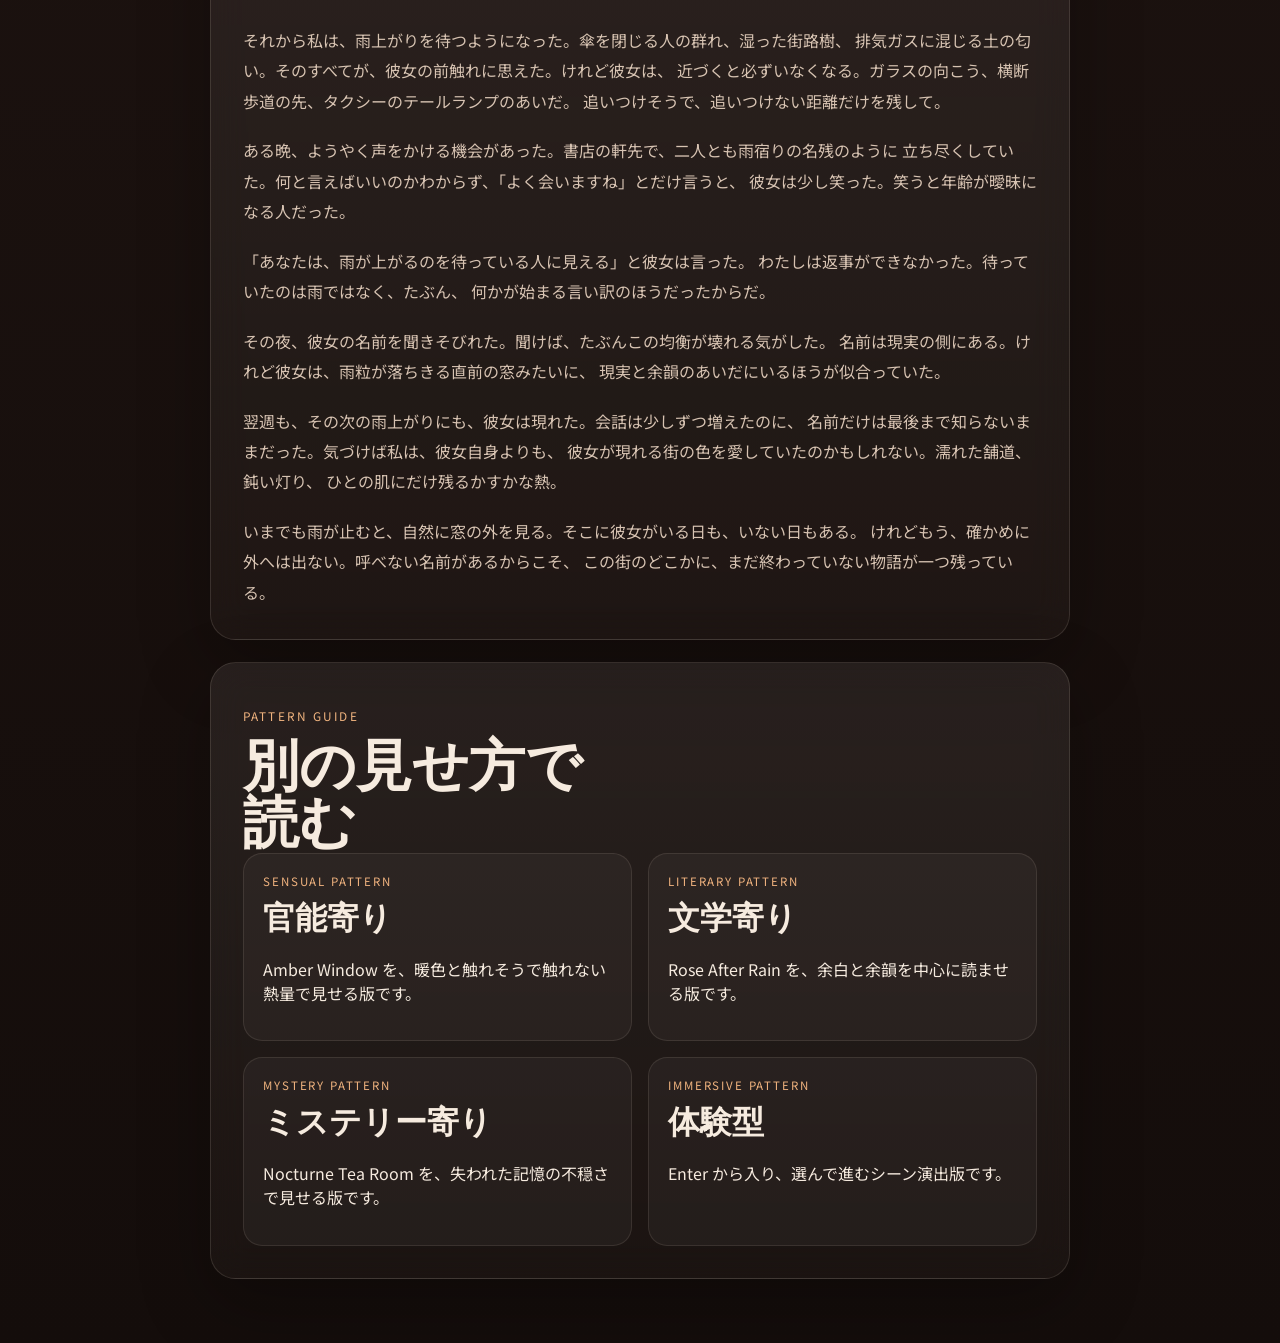
<file: stories/rose-after-rain.html>
<!DOCTYPE html>
<html lang="ja">
  <head>
    <meta charset="UTF-8" />
    <meta name="viewport" content="width=device-width, initial-scale=1.0" />
    <title>Rose After Rain</title>
    <meta
      name="description"
      content="雨上がりにだけ現れる、名前のないひとへの静かな執着。"
    />
    <link rel="preconnect" href="https://fonts.googleapis.com" />
    <link rel="preconnect" href="https://fonts.gstatic.com" crossorigin />
    <link
      href="https://fonts.googleapis.com/css2?family=Cormorant+Garamond:wght@400;500;600;700&family=Noto+Sans+JP:wght@400;500;700&display=swap"
      rel="stylesheet"
    />
    <link rel="stylesheet" href="../styles.css" />
  </head>
  <body class="story-page">
    <div class="background-glow background-glow-left"></div>
    <div class="background-glow background-glow-right"></div>

    <main class="story-shell">
      <a class="story-back" href="../index.html">Back to Stories</a>

      <section class="story-hero panel">
        <img
          class="story-image"
          src="../image/Rose After Rain.png"
          alt="雨粒のついた窓辺で、淡いローズカラーのドレスをまとい静かに視線を落とす女性"
        />
        <div class="story-header">
          <p class="eyebrow">02</p>
          <h1>Rose After Rain</h1>
          <p class="story-subtitle">雨のあと、名前のない人。</p>
        </div>
      </section>

      <article class="story-body panel">
        <p>
          彼女を見かけるのは、決まって雨が止んだあとの街だった。アスファルトがまだ湿っていて、
          信号の赤が水たまりに滲むころ。昼でも夜でもない、色の境界がやわらかく崩れる時間だけ、
          彼女はどこからともなく現れた。
        </p>
        <p>
          最初に気づいたのは、窓ガラス越しの横顔だった。駅前の喫茶店で、アイスコーヒーが薄くなるまで
          原稿を直していた午後。ふと顔を上げると、雨粒をまとったガラスの向こうに、
          ローズグレーの布を肩に落とした女のひとが立っていた。こちらを見ているようで、
          見ていない目だった。
        </p>
        <p>
          それから私は、雨上がりを待つようになった。傘を閉じる人の群れ、湿った街路樹、
          排気ガスに混じる土の匂い。そのすべてが、彼女の前触れに思えた。けれど彼女は、
          近づくと必ずいなくなる。ガラスの向こう、横断歩道の先、タクシーのテールランプのあいだ。
          追いつけそうで、追いつけない距離だけを残して。
        </p>
        <p>
          ある晩、ようやく声をかける機会があった。書店の軒先で、二人とも雨宿りの名残のように
          立ち尽くしていた。何と言えばいいのかわからず、「よく会いますね」とだけ言うと、
          彼女は少し笑った。笑うと年齢が曖昧になる人だった。
        </p>
        <p>
          「あなたは、雨が上がるのを待っている人に見える」と彼女は言った。
          わたしは返事ができなかった。待っていたのは雨ではなく、たぶん、
          何かが始まる言い訳のほうだったからだ。
        </p>
        <p>
          その夜、彼女の名前を聞きそびれた。聞けば、たぶんこの均衡が壊れる気がした。
          名前は現実の側にある。けれど彼女は、雨粒が落ちきる直前の窓みたいに、
          現実と余韻のあいだにいるほうが似合っていた。
        </p>
        <p>
          翌週も、その次の雨上がりにも、彼女は現れた。会話は少しずつ増えたのに、
          名前だけは最後まで知らないままだった。気づけば私は、彼女自身よりも、
          彼女が現れる街の色を愛していたのかもしれない。濡れた舗道、鈍い灯り、
          ひとの肌にだけ残るかすかな熱。
        </p>
        <p>
          いまでも雨が止むと、自然に窓の外を見る。そこに彼女がいる日も、いない日もある。
          けれどもう、確かめに外へは出ない。呼べない名前があるからこそ、
          この街のどこかに、まだ終わっていない物語が一つ残っている。
        </p>
      </article>

      <section class="story-links panel">
        <p class="eyebrow">Pattern Guide</p>
        <h2>別の見せ方で読む</h2>
        <div class="pattern-grid">
          <a class="pattern-card" href="../variants/sensual/">
            <p class="pattern-name">Sensual Pattern</p>
            <h3>官能寄り</h3>
            <p>Amber Window を、暖色と触れそうで触れない熱量で見せる版です。</p>
          </a>
          <a class="pattern-card" href="../variants/literary/">
            <p class="pattern-name">Literary Pattern</p>
            <h3>文学寄り</h3>
            <p>Rose After Rain を、余白と余韻を中心に読ませる版です。</p>
          </a>
          <a class="pattern-card" href="../variants/mystery/">
            <p class="pattern-name">Mystery Pattern</p>
            <h3>ミステリー寄り</h3>
            <p>Nocturne Tea Room を、失われた記憶の不穏さで見せる版です。</p>
          </a>
          <a class="pattern-card" href="../immersive/">
            <p class="pattern-name">Immersive Pattern</p>
            <h3>体験型</h3>
            <p>Enter から入り、選んで進むシーン演出版です。</p>
          </a>
        </div>
      </section>
    </main>
  </body>
</html>
</file>
<file: styles.css>
:root {
  --bg: #2a1b16;
  --bg-deep: #140d0b;
  --surface: rgba(255, 243, 229, 0.08);
  --surface-strong: rgba(255, 243, 229, 0.12);
  --text: #f6ebdf;
  --muted: #d7c3b2;
  --accent: #f0b37f;
  --accent-deep: #b45d43;
  --line: rgba(255, 235, 217, 0.12);
  --shadow: 0 24px 70px rgba(0, 0, 0, 0.28);
}

* {
  box-sizing: border-box;
}

html {
  scroll-behavior: smooth;
}

body {
  margin: 0;
  min-height: 100vh;
  font-family: "Noto Sans JP", sans-serif;
  color: var(--text);
  background:
    radial-gradient(circle at top left, rgba(240, 179, 127, 0.18), transparent 28%),
    radial-gradient(circle at 85% 20%, rgba(180, 93, 67, 0.18), transparent 22%),
    linear-gradient(180deg, #3a231c 0%, var(--bg) 42%, var(--bg-deep) 100%);
  overflow-x: hidden;
}

body::before {
  content: "";
  position: fixed;
  inset: 0;
  pointer-events: none;
  background:
    linear-gradient(120deg, rgba(255, 255, 255, 0.03), transparent 30%),
    repeating-linear-gradient(
      90deg,
      rgba(255, 255, 255, 0.02) 0,
      rgba(255, 255, 255, 0.02) 1px,
      transparent 1px,
      transparent 90px
    );
  mix-blend-mode: screen;
}

a {
  color: inherit;
  text-decoration: none;
}

.background-glow {
  position: fixed;
  width: 26rem;
  height: 26rem;
  border-radius: 999px;
  filter: blur(70px);
  opacity: 0.45;
  pointer-events: none;
}

.background-glow-left {
  top: -4rem;
  left: -6rem;
  background: rgba(255, 198, 145, 0.22);
}

.background-glow-right {
  right: -4rem;
  bottom: 8rem;
  background: rgba(165, 71, 46, 0.2);
}

.hero,
main {
  width: min(1120px, calc(100% - 2rem));
  margin: 0 auto;
}

.topbar {
  display: flex;
  align-items: center;
  justify-content: space-between;
  padding: 1.5rem 0 1rem;
}

.brand,
.eyebrow,
.work-index {
  letter-spacing: 0.18em;
  text-transform: uppercase;
}

.brand {
  font-size: 0.82rem;
  color: var(--muted);
}

.nav-link {
  font-size: 0.92rem;
  border-bottom: 1px solid rgba(255, 235, 217, 0.3);
  padding-bottom: 0.2rem;
}

.hero-card,
.panel,
.work-card {
  border: 1px solid var(--line);
  background: linear-gradient(180deg, rgba(255, 249, 242, 0.08), rgba(255, 243, 229, 0.03));
  backdrop-filter: blur(18px);
  box-shadow: var(--shadow);
}

.hero-card {
  margin: 3.5rem 0 5rem;
  padding: 4rem;
  border-radius: 2rem;
  position: relative;
  overflow: hidden;
}

.hero-card::after {
  content: "";
  position: absolute;
  inset: auto 0 0 auto;
  width: 24rem;
  height: 24rem;
  background: radial-gradient(circle, rgba(255, 214, 177, 0.2), transparent 65%);
}

.eyebrow {
  font-size: 0.74rem;
  color: var(--accent);
  margin-bottom: 0.9rem;
}

h1,
h2,
h3,
blockquote {
  font-family: "Cormorant Garamond", serif;
  font-weight: 600;
  margin: 0;
}

h1 {
  font-size: clamp(3.2rem, 8vw, 6.4rem);
  line-height: 0.95;
  max-width: 9ch;
}

h1 span {
  color: var(--accent);
  font-style: italic;
}

.lead {
  max-width: 38rem;
  margin: 1.5rem 0 0;
  font-size: 1.02rem;
  line-height: 1.9;
  color: var(--muted);
}

.hero-actions {
  display: flex;
  gap: 1rem;
  margin-top: 2rem;
}

.story-link {
  display: block;
}

.button {
  display: inline-flex;
  align-items: center;
  justify-content: center;
  min-width: 10rem;
  padding: 0.95rem 1.4rem;
  border-radius: 999px;
  transition: transform 240ms ease, background 240ms ease, border-color 240ms ease;
}

.button:hover,
.button:focus-visible {
  transform: translateY(-2px);
}

.button-primary {
  background: linear-gradient(135deg, var(--accent), #f2c49c);
  color: #2a1b16;
}

.button-secondary {
  border: 1px solid rgba(255, 235, 217, 0.28);
  color: var(--text);
}

.section {
  padding: 2rem 0 4.5rem;
}

.section-heading {
  margin-bottom: 1.5rem;
}

h2 {
  font-size: clamp(2.1rem, 5vw, 3.5rem);
  line-height: 1.02;
  max-width: 13ch;
}

.works-grid {
  display: grid;
  gap: 1.35rem;
}

.panel {
  border-radius: 1.6rem;
  padding: 2rem;
}

.work-copy p,
.story-body p {
  line-height: 1.9;
  color: var(--muted);
  margin: 0;
}

.works-grid {
  grid-template-columns: repeat(3, minmax(0, 1fr));
}

.work-card {
  border-radius: 1.6rem;
  overflow: hidden;
}

.work-visual {
  min-height: 18rem;
  position: relative;
  overflow: hidden;
}

.work-visual::after {
  content: "";
  position: absolute;
  inset: 0;
  background: linear-gradient(180deg, rgba(17, 10, 8, 0.02), rgba(17, 10, 8, 0.34));
}

.work-visual img {
  display: block;
  width: 100%;
  height: 100%;
  min-height: 24rem;
  object-fit: cover;
  object-position: center;
}

.work-copy {
  padding: 1.6rem;
  display: grid;
  gap: 0.8rem;
}

.work-index {
  color: var(--accent);
  font-size: 0.74rem;
  margin: 0 0 0.5rem;
}

.story-card {
  transition: transform 280ms ease, border-color 280ms ease, box-shadow 280ms ease;
}

.story-card:hover,
.story-card:focus-within {
  transform: translateY(-6px);
  border-color: rgba(240, 179, 127, 0.3);
  box-shadow: 0 30px 80px rgba(0, 0, 0, 0.34);
}

.story-hook {
  font-size: 0.98rem;
}

.story-cta {
  display: inline-flex;
  align-items: center;
  gap: 0.4rem;
  color: var(--accent);
  font-size: 0.82rem;
  letter-spacing: 0.16em;
  text-transform: uppercase;
}

h3 {
  font-size: 2rem;
  margin-bottom: 0.75rem;
}

.quote {
  padding-top: 0;
}

blockquote {
  margin: 0;
  padding: 1.8rem 0;
  font-size: clamp(2rem, 5vw, 3.6rem);
  color: #f8d6b1;
  text-align: center;
}

.story-page {
  background:
    radial-gradient(circle at top left, rgba(240, 179, 127, 0.14), transparent 24%),
    radial-gradient(circle at 85% 20%, rgba(180, 93, 67, 0.16), transparent 20%),
    linear-gradient(180deg, #221613 0%, #140d0b 100%);
}

.story-shell {
  width: min(860px, calc(100% - 1.5rem));
  margin: 0 auto;
  padding: 2rem 0 4rem;
  position: relative;
  z-index: 1;
}

.story-back {
  display: inline-block;
  margin-bottom: 1.2rem;
  color: var(--muted);
  border-bottom: 1px solid rgba(255, 235, 217, 0.22);
  padding-bottom: 0.2rem;
}

.story-hero {
  padding: 1rem;
  margin-bottom: 1.4rem;
}

.story-image {
  width: 100%;
  aspect-ratio: 4 / 5;
  object-fit: cover;
  border-radius: 1.1rem;
  display: block;
}

.story-header {
  padding: 1.4rem 0.5rem 0.2rem;
}

.story-header h1 {
  max-width: none;
}

.story-subtitle {
  margin: 0.8rem 0 0;
  color: var(--muted);
  font-size: 1rem;
  letter-spacing: 0.08em;
}

.story-body {
  display: grid;
  gap: 1.2rem;
  padding: 2rem;
}

.story-links {
  margin-top: 1.4rem;
}

.pattern-grid {
  display: grid;
  grid-template-columns: repeat(2, minmax(0, 1fr));
  gap: 1rem;
}

.pattern-card {
  display: block;
  padding: 1.2rem;
  border-radius: 1.2rem;
  border: 1px solid rgba(255, 235, 217, 0.1);
  background: rgba(255, 248, 241, 0.04);
  transition: transform 220ms ease, border-color 220ms ease, background 220ms ease;
}

.pattern-card:hover,
.pattern-card:focus-visible {
  transform: translateY(-3px);
  border-color: rgba(240, 179, 127, 0.28);
  background: rgba(255, 248, 241, 0.06);
}

.pattern-name {
  margin: 0 0 0.5rem;
  color: var(--accent);
  letter-spacing: 0.16em;
  text-transform: uppercase;
  font-size: 0.72rem;
}

.pattern-card h3 {
  margin-bottom: 0.5rem;
}

.reveal {
  opacity: 0;
  transform: translateY(24px);
  transition:
    opacity 720ms ease,
    transform 720ms ease;
}

.reveal.is-visible {
  opacity: 1;
  transform: translateY(0);
}

@media (max-width: 900px) {
  .hero-card {
    padding: 2.6rem 1.4rem;
    margin-top: 2.2rem;
  }

  .pattern-grid,
  .works-grid {
    grid-template-columns: 1fr;
  }
}

@media (max-width: 640px) {
  .hero,
  main {
    width: min(100% - 1.2rem, 100%);
  }

  .topbar {
    padding-top: 1rem;
  }

  .section {
    padding-bottom: 3.4rem;
  }

  blockquote {
    text-align: left;
  }

  .story-shell {
    padding: 1rem 0 3rem;
  }

  .story-body,
  .story-hero {
    padding: 1rem;
  }
}
</file>
<file: immersive/immersive.css>
:root {
  --text: #f6eee7;
  --muted: rgba(246, 238, 231, 0.72);
  --soft: rgba(246, 238, 231, 0.52);
  --line: rgba(255, 240, 226, 0.16);
  --panel: rgba(20, 14, 13, 0.42);
  --accent: #f0b37f;
}

* {
  box-sizing: border-box;
}

html,
body {
  margin: 0;
  min-height: 100%;
}

body {
  font-family: "Noto Serif JP", serif;
  color: var(--text);
}

a {
  color: inherit;
  text-decoration: none;
}

.immersive-home {
  min-height: 100vh;
  background:
    radial-gradient(circle at 20% 10%, rgba(240, 179, 127, 0.18), transparent 22%),
    radial-gradient(circle at 80% 80%, rgba(113, 58, 43, 0.22), transparent 24%),
    linear-gradient(180deg, #2d1c17 0%, #140d0b 100%);
}

.gate {
  min-height: 100vh;
  display: grid;
  place-items: center;
  padding: 1rem;
}

.gate-card {
  width: min(700px, 100%);
  padding: 3rem;
  border: 1px solid var(--line);
  background: linear-gradient(180deg, rgba(255, 246, 238, 0.08), rgba(255, 246, 238, 0.03));
  backdrop-filter: blur(16px);
  box-shadow: 0 28px 80px rgba(0, 0, 0, 0.35);
  text-align: center;
}

.gate-kicker,
.selector-kicker {
  margin: 0 0 1rem;
  text-transform: uppercase;
  letter-spacing: 0.24em;
  font-size: 0.74rem;
  color: var(--accent);
}

.gate-card h1,
.selector-header h1,
.scene h1 {
  margin: 0;
  font-family: "Cormorant Garamond", serif;
  line-height: 0.92;
}

.gate-card h1 {
  font-size: clamp(4.2rem, 12vw, 7rem);
}

.gate-copy,
.gate-note,
.selector-copy p,
.scene-text {
  line-height: 1.9;
  color: var(--muted);
}

.gate-button {
  display: inline-flex;
  align-items: center;
  justify-content: center;
  margin-top: 1.8rem;
  padding: 1rem 1.8rem;
  min-width: 12rem;
  border-radius: 999px;
  background: linear-gradient(135deg, #f0b37f, #f4ccb0);
  color: #251611;
  font-weight: 700;
}

.gate-note {
  margin: 1rem 0 0;
  font-size: 0.92rem;
}

.selector-page {
  min-height: 100vh;
  background:
    linear-gradient(180deg, rgba(10, 8, 11, 0.15), rgba(10, 8, 11, 0.72)),
    #140f12;
}

.selector-shell {
  width: min(1200px, calc(100% - 1.5rem));
  margin: 0 auto;
  padding: 2rem 0 3rem;
}

.selector-header {
  margin-bottom: 1.6rem;
}

.selector-header h1 {
  font-size: clamp(3rem, 8vw, 5.4rem);
}

.selector-lead {
  max-width: 42rem;
  margin: 0.9rem 0 0;
  color: var(--muted);
  line-height: 1.9;
  font-size: 1rem;
}

.selector-grid {
  display: grid;
  grid-template-columns: repeat(3, minmax(0, 1fr));
  gap: 1rem;
}

.selector-card {
  position: relative;
  min-height: 70vh;
  overflow: hidden;
  border: 1px solid var(--line);
  background: #130e0d;
  box-shadow: 0 26px 70px rgba(0, 0, 0, 0.28);
}

.selector-card img {
  width: 100%;
  height: 100%;
  object-fit: cover;
  display: block;
  transition: transform 600ms ease, filter 600ms ease;
}

.selector-card::after {
  content: "";
  position: absolute;
  inset: 0;
  background: linear-gradient(180deg, rgba(0, 0, 0, 0.08), rgba(7, 6, 9, 0.76));
}

.selector-copy {
  position: absolute;
  inset: auto 0 0 0;
  z-index: 1;
  padding: 1.4rem;
}

.selector-copy span {
  color: var(--accent);
  letter-spacing: 0.18em;
  text-transform: uppercase;
  font-size: 0.76rem;
}

.selector-copy h2 {
  margin: 0.45rem 0;
  font-family: "Cormorant Garamond", serif;
  font-size: 2.2rem;
}

.selector-copy p {
  font-size: 0.98rem;
}

.selector-card:hover img,
.selector-card:focus-visible img {
  transform: scale(1.06);
  filter: saturate(1.08);
}

.story-stage {
  min-height: 100vh;
  overflow: hidden;
  background: #130d0b;
}

.story-bg,
.story-overlay,
.story-frame,
.nav-zone,
.story-topbar {
  position: fixed;
  inset: 0;
}

.story-bg img {
  width: 100%;
  height: 100%;
  object-fit: cover;
  transform-origin: center center;
  transition: transform 900ms ease, filter 900ms ease, object-position 900ms ease;
  filter: saturate(0.94) brightness(0.78);
}

.story-overlay {
  background:
    radial-gradient(circle at center, rgba(255, 230, 205, 0.06), transparent 30%),
    linear-gradient(180deg, rgba(9, 8, 10, 0.18), rgba(9, 8, 10, 0.75));
  pointer-events: none;
}

.story-topbar {
  z-index: 3;
  inset: 0 0 auto 0;
  display: flex;
  align-items: center;
  justify-content: space-between;
  gap: 1rem;
  padding: 1rem;
  pointer-events: none;
}

.story-topbar a,
.sound-button,
.hint-button {
  pointer-events: auto;
}

.story-topbar a,
.sound-button,
.hint-button {
  border: 1px solid var(--line);
  background: rgba(15, 11, 10, 0.24);
  color: var(--text);
  padding: 0.6rem 0.9rem;
  font: inherit;
  border-radius: 999px;
}

.story-topbar a {
  font-size: 0.84rem;
  color: rgba(246, 238, 231, 0.72);
}

.story-progress {
  display: flex;
  align-items: center;
  gap: 0.45rem;
  flex: 1;
  justify-content: center;
}

.story-progress span {
  width: min(10vw, 4.5rem);
  height: 2px;
  background: rgba(255, 243, 229, 0.18);
}

.story-progress span.is-done {
  background: rgba(240, 179, 127, 0.48);
}

.story-progress span.is-active {
  background: #f0b37f;
}

.story-frame {
  z-index: 2;
  display: grid;
  place-items: center;
  padding: 4.5rem 1rem 4.2rem;
  pointer-events: none;
}

.scene {
  grid-area: 1 / 1;
  position: relative;
  width: min(720px, 100%);
  padding: 1.9rem 1.8rem 1.7rem;
  border: 1px solid rgba(255, 240, 226, 0.06);
  border-radius: 1.6rem;
  background: linear-gradient(180deg, rgba(15, 11, 10, 0.14), rgba(15, 11, 10, 0.52));
  backdrop-filter: blur(10px);
  opacity: 0;
  transform: translateY(8px) scale(0.985);
  transition:
    opacity 460ms ease,
    transform 460ms ease,
    border-color 520ms ease,
    background 520ms ease;
}

.scene.is-active {
  opacity: 1;
  transform: translateY(0) scale(1);
  border-color: rgba(255, 240, 226, 0.16);
  box-shadow: 0 24px 70px rgba(0, 0, 0, 0.22);
}

.scene h1 {
  font-size: clamp(3rem, 9vw, 5.4rem);
  margin-bottom: 0.85rem;
}

.scene-title {
  max-width: min(820px, 100%);
  text-align: center;
  padding: 0;
  border: 0;
  background: transparent;
  backdrop-filter: none;
  box-shadow: none;
}

.scene-title.is-active {
  border: 0;
  box-shadow: none;
}

.title-kicker {
  margin: 0 0 1rem;
  color: var(--accent);
  letter-spacing: 0.3em;
  text-transform: uppercase;
  font-size: 0.72rem;
}

.scene-titlemark {
  position: relative;
  display: inline-block;
  padding: 0 1.1rem 0.35rem;
  font-size: clamp(4rem, 11vw, 7.4rem);
  line-height: 0.86;
  text-shadow: 0 10px 28px rgba(0, 0, 0, 0.26);
}

.scene-titlemark::before,
.scene-titlemark::after {
  content: "";
  position: absolute;
  left: 50%;
  transform: translateX(-50%);
  width: 120%;
  pointer-events: none;
}

.scene-titlemark::before {
  bottom: -0.15rem;
  height: 1px;
  background: linear-gradient(90deg, transparent, rgba(255, 226, 196, 0.65), transparent);
}

.scene-titlemark::after {
  top: -0.75rem;
  height: 10rem;
  background: radial-gradient(circle, rgba(255, 206, 161, 0.12), transparent 62%);
  z-index: -1;
}

.scene-subtitle {
  margin: 1rem auto 0;
  max-width: 34rem;
  color: var(--soft);
  font-size: 1rem;
  line-height: 1.9;
  letter-spacing: 0.04em;
}

.scene-text {
  margin: 0;
  font-size: clamp(1.04rem, 2.15vw, 1.2rem);
  line-height: 1.95;
  color: rgba(246, 238, 231, 0.9);
}

.nav-zone {
  z-index: 1;
  width: 50%;
  top: 4.5rem;
  bottom: 0;
  inset-inline: auto;
  border: 0;
  background: transparent;
  padding: 0;
  cursor: pointer;
}

.nav-prev {
  left: 0;
  right: auto;
}

.nav-next {
  right: 0;
  left: auto;
}

.story-hint {
  position: fixed;
  left: 50%;
  bottom: 1rem;
  transform: translateX(-50%);
  z-index: 5;
  padding: 0.55rem 0.9rem;
  border-radius: 999px;
  background: rgba(15, 11, 10, 0.44);
  border: 1px solid rgba(255, 240, 226, 0.08);
  color: rgba(246, 238, 231, 0.5);
  font-size: 0.76rem;
  letter-spacing: 0.12em;
  transition: opacity 500ms ease, transform 500ms ease;
}

.story-hint.is-hidden {
  opacity: 0;
  transform: translateX(-50%) translateY(8px);
  pointer-events: none;
}

.story-pagecount {
  position: fixed;
  left: 50%;
  bottom: 1.1rem;
  transform: translateX(-50%);
  z-index: 5;
  margin: 0;
  color: rgba(246, 238, 231, 0.42);
  font-size: 0.76rem;
  letter-spacing: 0.18em;
}

.sound-button[aria-pressed="true"] {
  background: rgba(240, 179, 127, 0.16);
  border-color: rgba(240, 179, 127, 0.28);
}

.sound-button {
  width: 2.1rem;
  height: 2.1rem;
  min-width: 2.1rem;
  padding: 0;
  display: inline-flex;
  align-items: center;
  justify-content: center;
  color: rgba(246, 238, 231, 0.7);
  font-size: 0.95rem;
}

.stage-amber .story-overlay {
  background:
    radial-gradient(circle at 50% 32%, rgba(255, 215, 168, 0.12), transparent 26%),
    linear-gradient(180deg, rgba(29, 16, 10, 0.08), rgba(18, 10, 8, 0.68));
}

.stage-rose .story-overlay {
  background:
    radial-gradient(circle at 50% 25%, rgba(216, 149, 158, 0.13), transparent 22%),
    linear-gradient(180deg, rgba(12, 12, 17, 0.16), rgba(11, 10, 16, 0.72));
}

.stage-night .story-overlay {
  background:
    radial-gradient(circle at 48% 72%, rgba(231, 160, 92, 0.12), transparent 18%),
    linear-gradient(180deg, rgba(6, 7, 11, 0.16), rgba(6, 7, 11, 0.78));
}

.tone-gold .scene,
.tone-soft .scene,
.tone-amber .scene,
.tone-mist .scene,
.tone-rose .scene,
.tone-night .scene,
.tone-glow .scene,
.tone-fade .scene {
  border-color: rgba(255, 240, 226, 0.16);
}

.tone-gold .story-bg img {
  filter: saturate(1.05) brightness(0.88);
}

.tone-soft .story-bg img {
  filter: saturate(0.92) brightness(0.84) blur(0.5px);
}

.tone-amber .story-bg img {
  filter: saturate(1) brightness(0.82);
}

.tone-mist .story-bg img {
  filter: saturate(0.92) brightness(0.76);
}

.tone-rose .story-bg img {
  filter: saturate(1.06) brightness(0.82);
}

.tone-night .story-bg img {
  filter: saturate(0.9) brightness(0.68);
}

.tone-glow .story-bg img {
  filter: saturate(1.04) brightness(0.78);
}

.tone-fade .story-bg img {
  filter: saturate(0.8) brightness(0.64);
}

@media (max-width: 900px) {
  .selector-grid {
    grid-template-columns: 1fr;
  }

  .selector-card {
    min-height: 52vh;
  }
}

@media (max-width: 640px) {
  .gate-card {
    padding: 2rem 1.2rem;
  }

  .story-topbar {
    gap: 0.45rem;
    padding: 0.65rem 0.7rem;
  }

  .story-topbar a {
    font-size: 0.74rem;
    padding: 0.48rem 0.7rem;
  }

  .sound-button {
    width: 1.9rem;
    height: 1.9rem;
    min-width: 1.9rem;
    font-size: 0.82rem;
  }

  .story-progress {
    gap: 0.24rem;
  }

  .story-progress span {
    width: min(6.5vw, 1.2rem);
  }

  .story-progress {
    display: none;
  }

  .story-frame {
    padding: 3.7rem 0.7rem 3.3rem;
  }

  .scene {
    width: min(100%, 42rem);
    max-height: calc(100vh - 7.6rem);
    overflow: auto;
    padding: 1.05rem 0.95rem 1rem;
    border-radius: 1.15rem;
    -webkit-overflow-scrolling: touch;
  }

  .scene-title {
    padding: 0 0.4rem;
    max-height: none;
    overflow: visible;
    width: min(100%, 24rem);
    align-self: center;
  }

  .scene h1 {
    font-size: clamp(2.2rem, 11vw, 3.6rem);
    margin-bottom: 0.65rem;
  }

  .scene-titlemark {
    display: block;
    padding: 0.2rem 0 0.35rem;
    font-size: clamp(3.2rem, 15vw, 4.8rem);
    line-height: 0.88;
  }

  .scene-titlemark::after {
    top: -0.65rem;
    height: 7rem;
  }

  .title-kicker {
    margin-bottom: 0.65rem;
    font-size: 0.62rem;
    letter-spacing: 0.22em;
  }

  .scene-subtitle {
    margin-top: 0.9rem;
    max-width: 20rem;
    font-size: 0.86rem;
    line-height: 1.72;
  }

  .scene-title .scene-subtitle {
    padding: 0.8rem 0.95rem 0;
    border-top: 1px solid rgba(255, 240, 226, 0.12);
  }

  .scene-text {
    font-size: 0.92rem;
    line-height: 1.66;
    letter-spacing: 0.01em;
  }

  .nav-zone {
    top: 3.8rem;
  }

  .story-pagecount {
    bottom: 0.72rem;
    font-size: 0.68rem;
    letter-spacing: 0.14em;
  }

  .story-hint {
    bottom: 2rem;
    font-size: 0.66rem;
    padding: 0.45rem 0.7rem;
    letter-spacing: 0.08em;
  }
}
</file>
<file: variants/literary/style.css>
:root {
  --paper: #f2ede3;
  --paper-deep: #e7dfd1;
  --ink: #2f2a27;
  --muted: #75685f;
  --rose: #a26d72;
}

* {
  box-sizing: border-box;
}

body {
  margin: 0;
  min-height: 100vh;
  font-family: "Noto Serif JP", serif;
  color: var(--ink);
  background:
    radial-gradient(circle at top right, rgba(162, 109, 114, 0.12), transparent 22%),
    linear-gradient(180deg, var(--paper) 0%, var(--paper-deep) 100%);
}

.page {
  width: min(1180px, calc(100% - 2rem));
  margin: 0 auto;
  padding: 3rem 0 4rem;
  display: grid;
  grid-template-columns: 180px 1fr;
  gap: 2rem;
}

.side-note {
  padding-top: 3rem;
}

.side-note p {
  margin: 0 0 0.8rem;
  color: var(--rose);
  text-transform: uppercase;
  letter-spacing: 0.2em;
  font-size: 0.74rem;
}

.side-note span {
  display: block;
  color: var(--muted);
  line-height: 1.8;
  writing-mode: vertical-rl;
}

.intro {
  margin-bottom: 2rem;
}

h1 {
  margin: 0;
  font-family: "Cormorant Garamond", serif;
  font-size: clamp(3.6rem, 8vw, 6rem);
  line-height: 0.94;
}

.lead {
  margin: 1rem 0 0;
  color: var(--muted);
  font-size: 1.05rem;
}

.layout {
  display: grid;
  grid-template-columns: minmax(280px, 440px) minmax(0, 1fr);
  gap: 2.25rem;
  align-items: start;
}

.visual {
  margin: 0;
  position: sticky;
  top: 2rem;
}

.visual img {
  display: block;
  width: 100%;
  aspect-ratio: 2 / 3;
  object-fit: cover;
  border: 14px solid rgba(255, 255, 255, 0.6);
  box-shadow: 0 20px 60px rgba(77, 58, 54, 0.18);
}

.story {
  max-width: 42rem;
}

.story p {
  margin: 0 0 1.3rem;
  line-height: 2.15;
  font-size: 1rem;
}

.story p:first-child::first-letter {
  float: left;
  font-family: "Cormorant Garamond", serif;
  font-size: 4.8rem;
  line-height: 0.9;
  padding-right: 0.45rem;
  color: var(--rose);
}

@media (max-width: 900px) {
  .page,
  .layout {
    grid-template-columns: 1fr;
  }

  .side-note {
    padding-top: 0;
  }

  .side-note span {
    writing-mode: horizontal-tb;
  }

  .visual {
    position: static;
  }
}
</file>
<file: variants/mystery/style.css>
:root {
  --bg: #08090f;
  --panel: rgba(16, 18, 28, 0.74);
  --line: rgba(126, 142, 189, 0.18);
  --text: #e8e9ef;
  --muted: #a1a7bb;
  --accent: #b7885a;
}

* {
  box-sizing: border-box;
}

body {
  margin: 0;
  min-height: 100vh;
  font-family: "Noto Sans JP", sans-serif;
  color: var(--text);
  background:
    radial-gradient(circle at 80% 10%, rgba(183, 136, 90, 0.12), transparent 16%),
    radial-gradient(circle at 10% 10%, rgba(84, 99, 154, 0.16), transparent 20%),
    linear-gradient(180deg, #11131c 0%, #08090f 100%);
}

body::before {
  content: "";
  position: fixed;
  inset: 0;
  background:
    linear-gradient(rgba(255, 255, 255, 0.015) 1px, transparent 1px),
    linear-gradient(90deg, rgba(255, 255, 255, 0.015) 1px, transparent 1px);
  background-size: 28px 28px;
  pointer-events: none;
}

.page {
  width: min(1200px, calc(100% - 2rem));
  margin: 0 auto;
  padding: 2rem 0 4rem;
}

.hero {
  display: grid;
  grid-template-columns: 0.9fr 1.1fr;
  gap: 1.2rem;
  align-items: stretch;
}

.hero-copy,
.casefile {
  border: 1px solid var(--line);
  background: var(--panel);
  backdrop-filter: blur(10px);
  box-shadow: 0 24px 70px rgba(0, 0, 0, 0.35);
}

.hero-copy {
  padding: 2rem;
}

.tag,
.meta span {
  font-size: 0.76rem;
  text-transform: uppercase;
  letter-spacing: 0.2em;
  color: var(--accent);
}

h1 {
  margin: 0.8rem 0 0;
  font-family: "Cormorant Garamond", serif;
  font-size: clamp(3.8rem, 9vw, 6.4rem);
  line-height: 0.92;
}

.lead {
  margin: 1rem 0 0;
  max-width: 24rem;
  color: var(--muted);
  line-height: 1.9;
}

.hero-visual {
  border: 1px solid var(--line);
  min-height: 32rem;
  overflow: hidden;
}

.hero-visual img {
  display: block;
  width: 100%;
  height: 100%;
  object-fit: cover;
}

.casefile {
  margin-top: 1.2rem;
  padding: 1.4rem;
}

.meta {
  display: flex;
  gap: 1rem;
  flex-wrap: wrap;
  padding-bottom: 1rem;
  border-bottom: 1px solid var(--line);
}

.story {
  padding-top: 1.2rem;
}

.story p {
  margin: 0 0 1.2rem;
  color: var(--text);
  line-height: 2;
}

@media (max-width: 900px) {
  .hero {
    grid-template-columns: 1fr;
  }

  .hero-visual {
    min-height: 24rem;
  }
}
</file>
<file: variants/sensual/style.css>
:root {
  --bg: #2e1a14;
  --bg-soft: #4a2d22;
  --paper: #f6eadc;
  --ink: #f8efe4;
  --muted: #dec4ae;
  --accent: #f1b37f;
}

* {
  box-sizing: border-box;
}

body {
  margin: 0;
  min-height: 100vh;
  font-family: "Noto Sans JP", sans-serif;
  color: var(--ink);
  background:
    radial-gradient(circle at top left, rgba(241, 179, 127, 0.16), transparent 24%),
    linear-gradient(180deg, var(--bg-soft) 0%, var(--bg) 55%, #170d0a 100%);
}

.page {
  width: min(980px, calc(100% - 2rem));
  margin: 0 auto;
  padding: 4rem 0 5rem;
}

.hero {
  text-align: center;
  margin-bottom: 2rem;
}

.kicker {
  margin: 0 0 1rem;
  color: var(--accent);
  letter-spacing: 0.24em;
  text-transform: uppercase;
  font-size: 0.78rem;
}

h1 {
  margin: 0;
  font-family: "Cormorant Garamond", serif;
  font-size: clamp(4rem, 10vw, 6.8rem);
  line-height: 0.9;
}

.subtitle {
  margin: 1rem auto 0;
  max-width: 32rem;
  color: var(--muted);
  font-size: 1.05rem;
  line-height: 1.9;
}

.visual {
  position: relative;
  margin: 0 auto 2.5rem;
  width: min(560px, 100%);
  padding: 1.25rem;
  border: 1px solid rgba(255, 236, 220, 0.15);
  background: rgba(255, 247, 238, 0.05);
  box-shadow: 0 30px 80px rgba(0, 0, 0, 0.3);
}

.visual::before,
.visual::after {
  content: "";
  position: absolute;
  inset: 18px;
  border: 1px solid rgba(255, 230, 210, 0.12);
  pointer-events: none;
}

.visual img {
  display: block;
  width: 100%;
  aspect-ratio: 2 / 3;
  object-fit: cover;
}

.story {
  width: min(680px, 100%);
  margin: 0 auto;
  padding: 2rem 0 0;
}

.story p {
  margin: 0 0 1.35rem;
  color: var(--paper);
  line-height: 2.05;
  font-size: 1rem;
}

@media (max-width: 640px) {
  .page {
    width: min(100% - 1.2rem, 100%);
    padding-top: 2rem;
  }

  .visual {
    padding: 0.8rem;
  }
}
</file>
